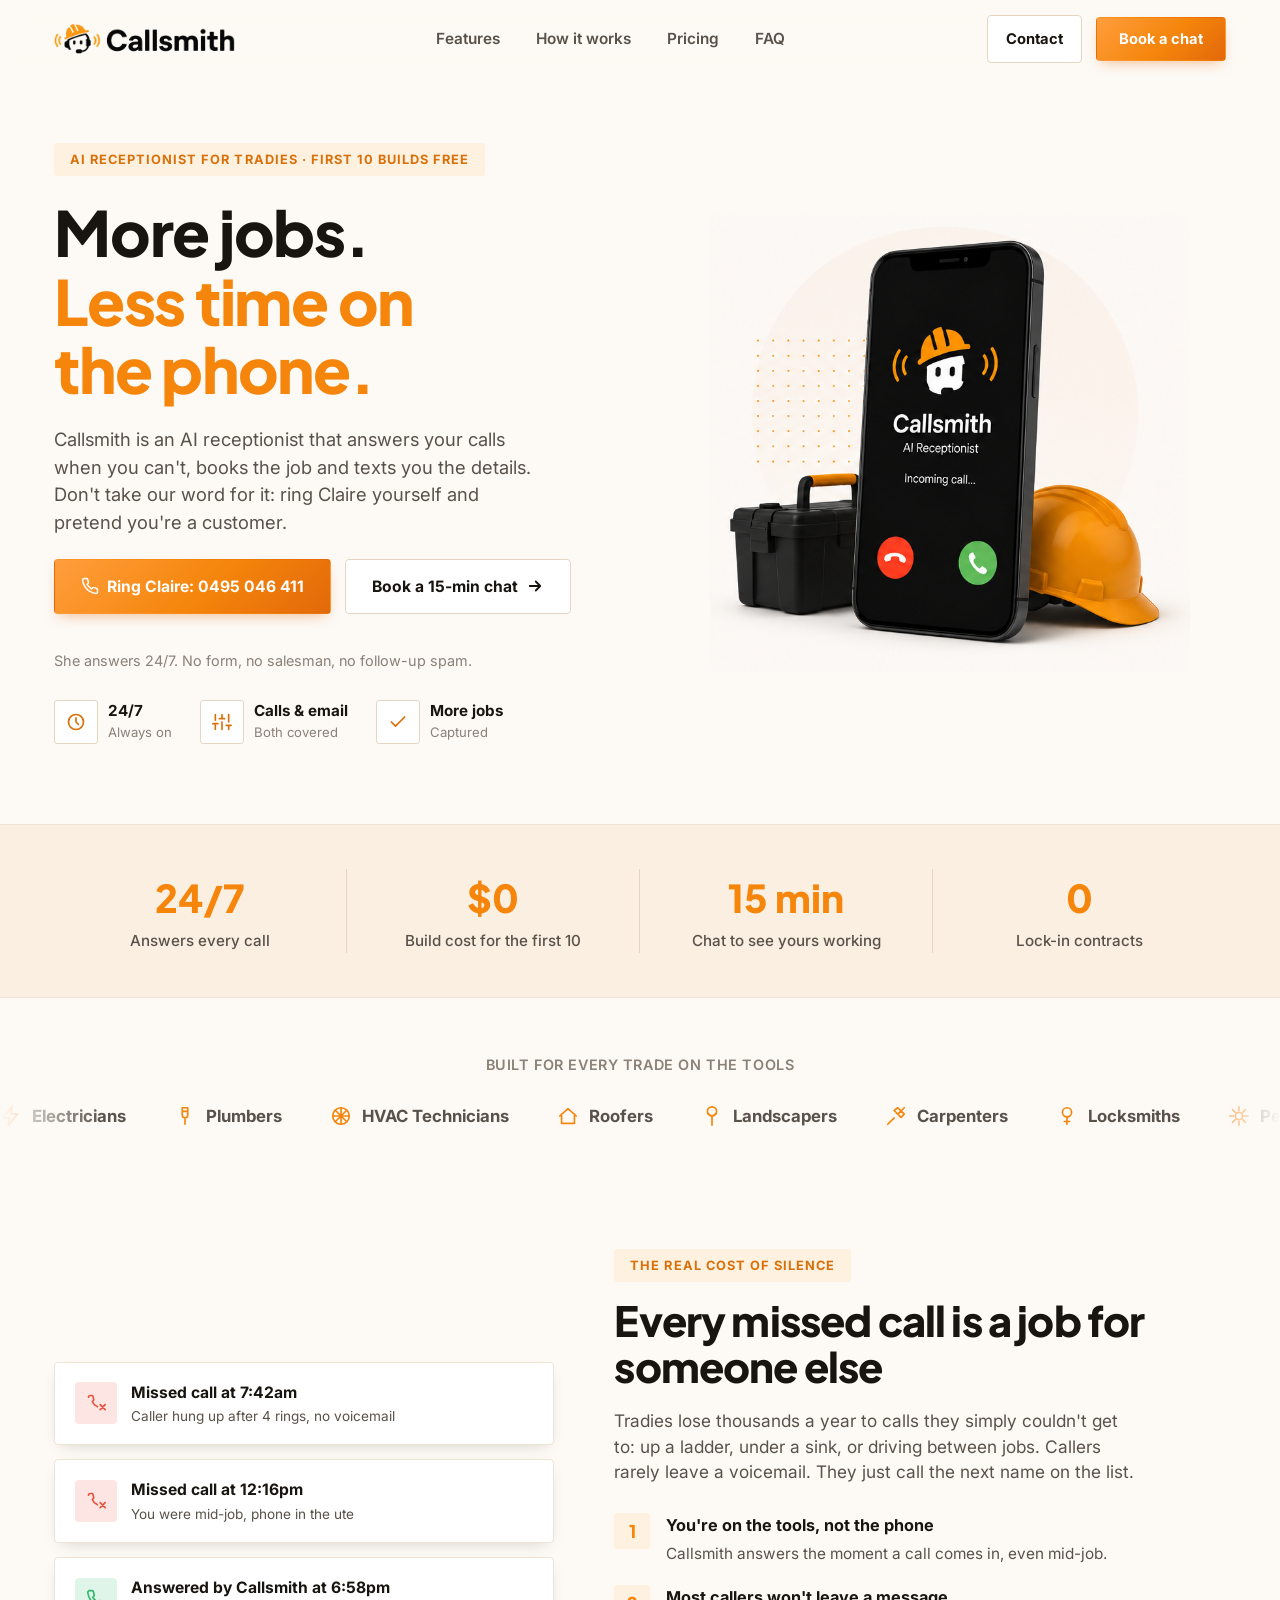
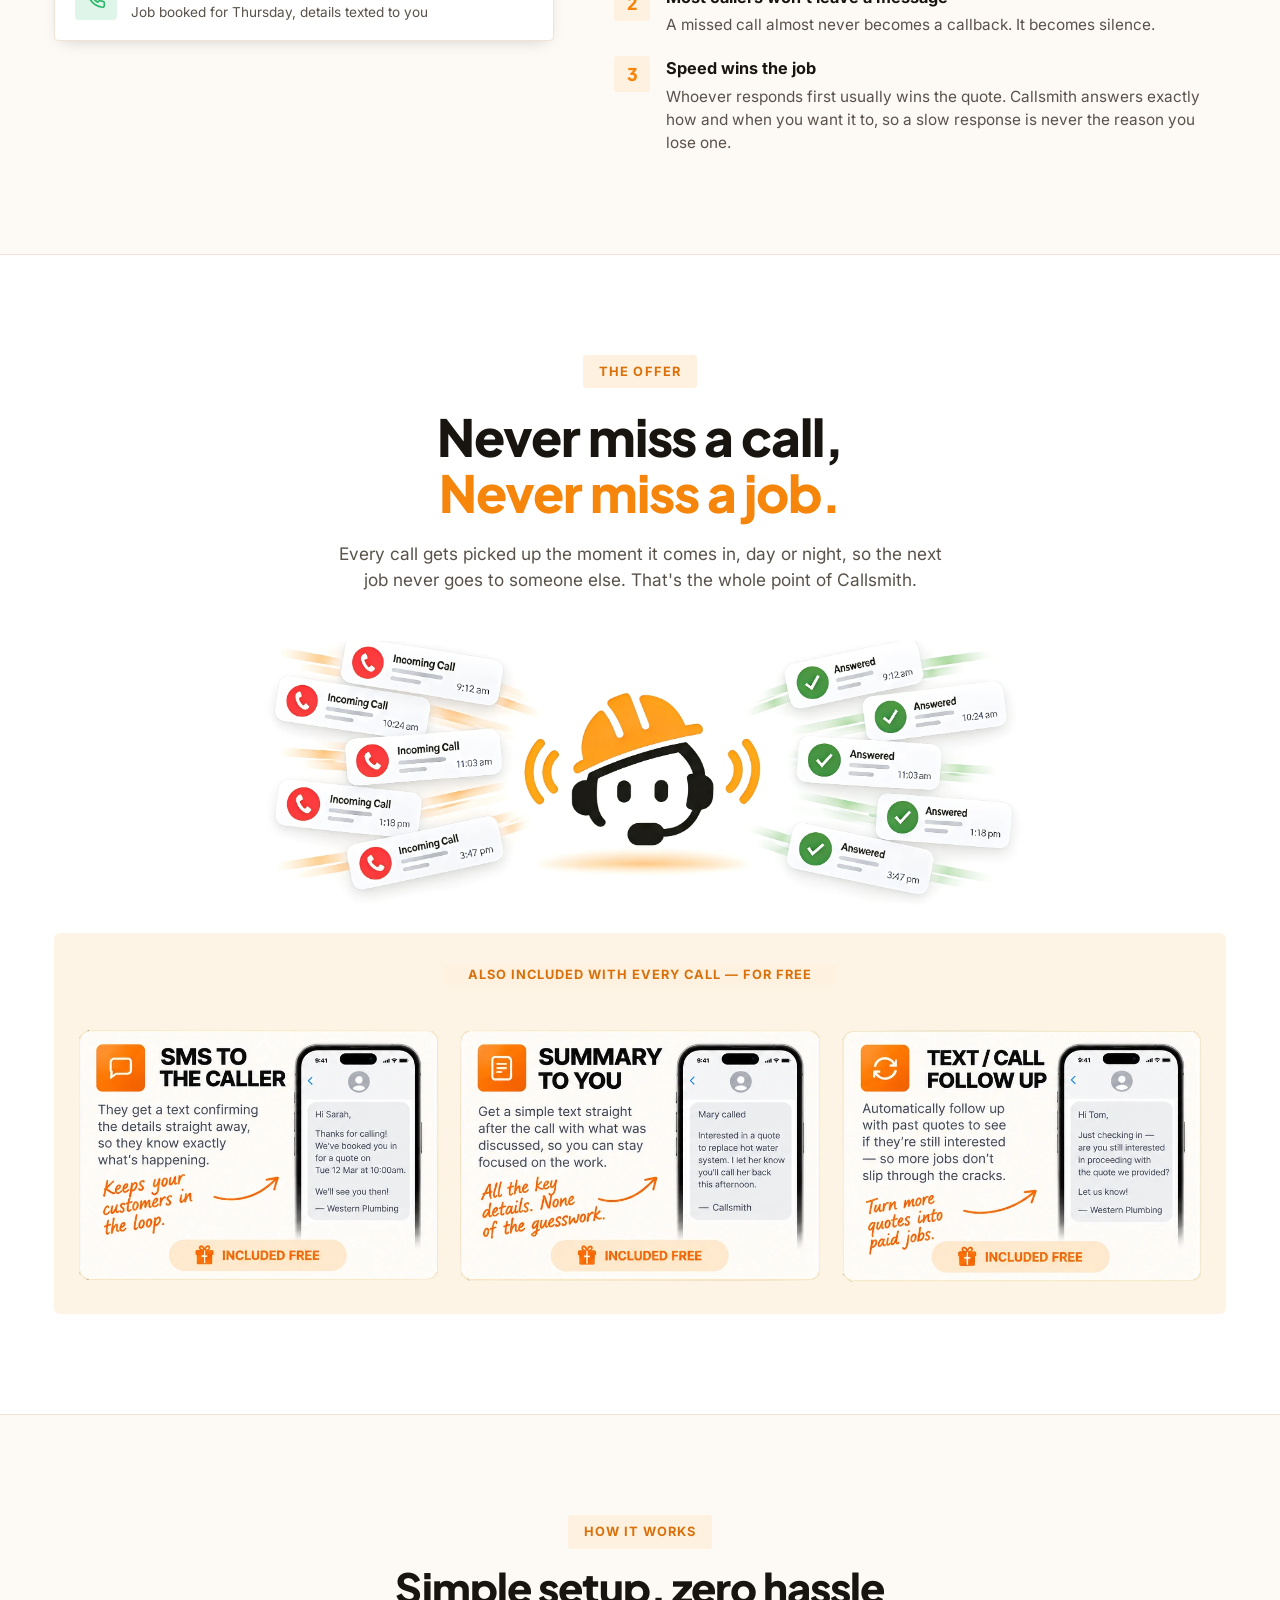
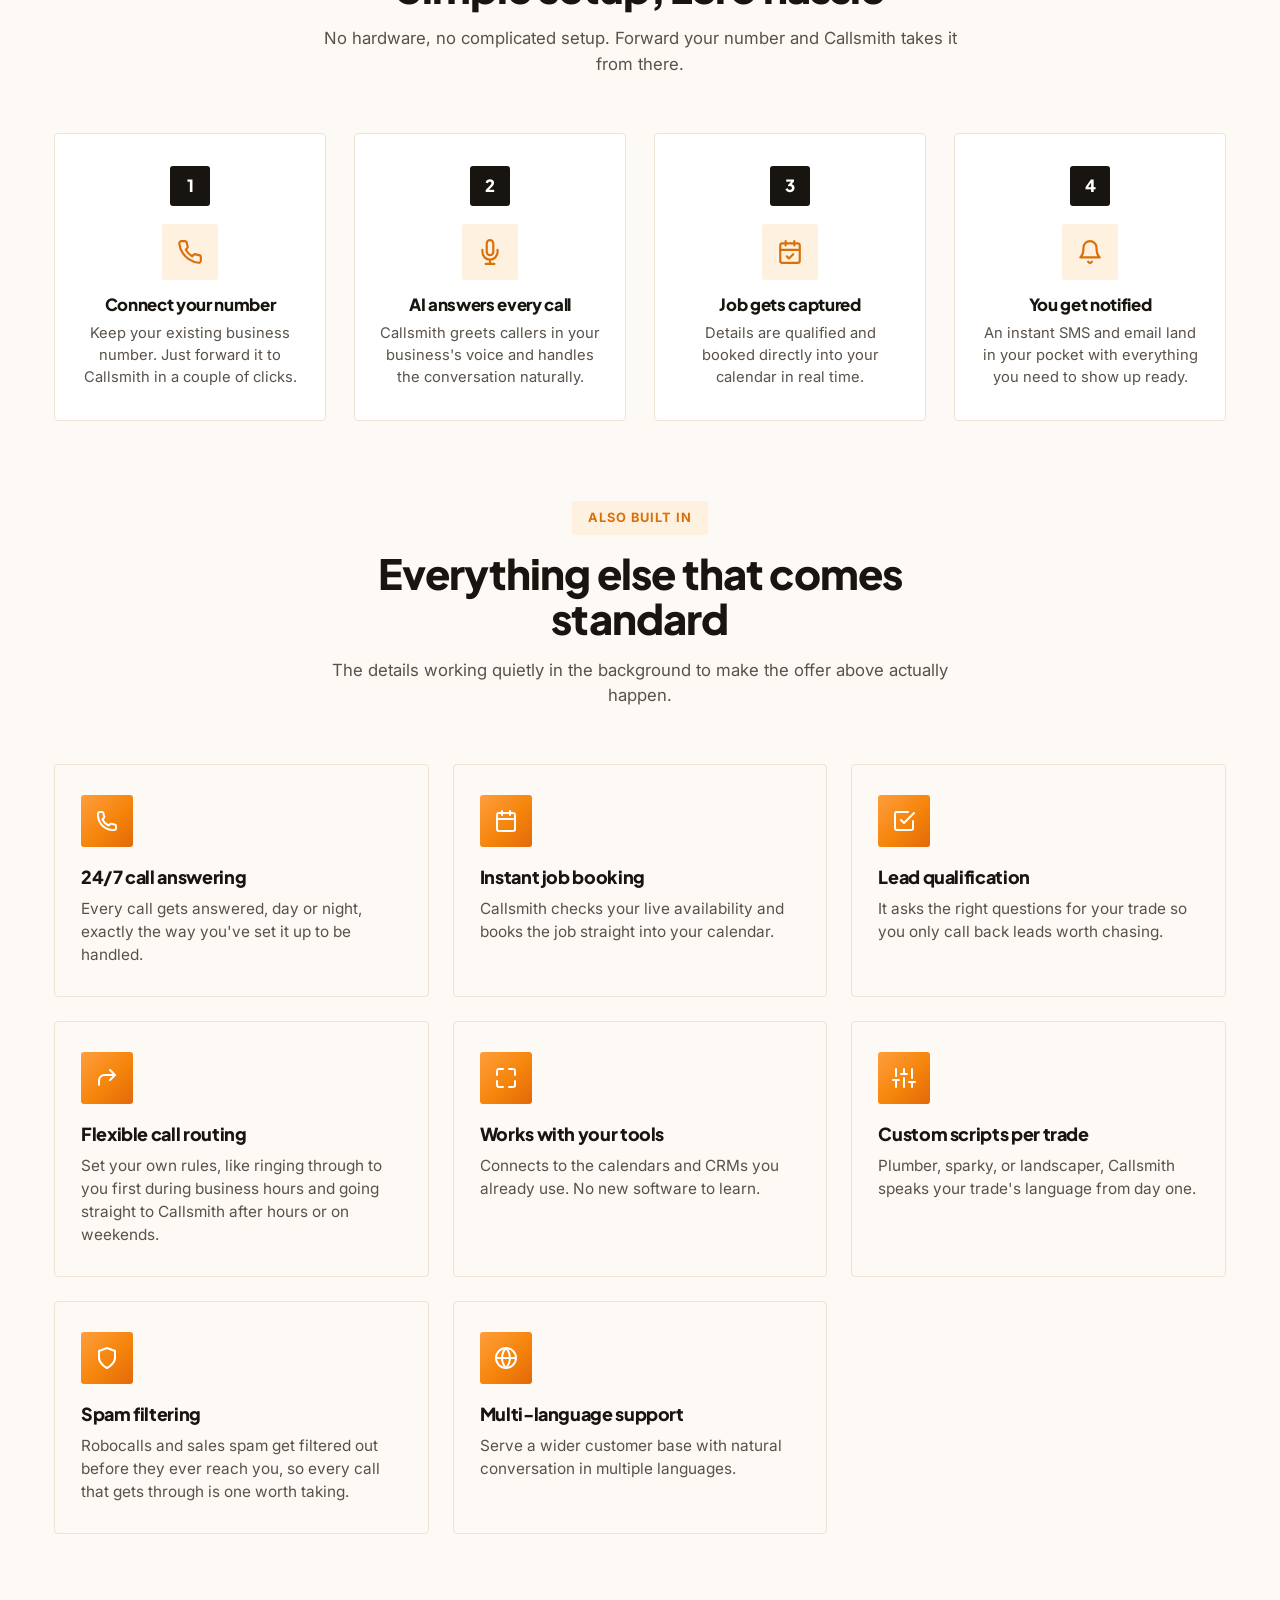
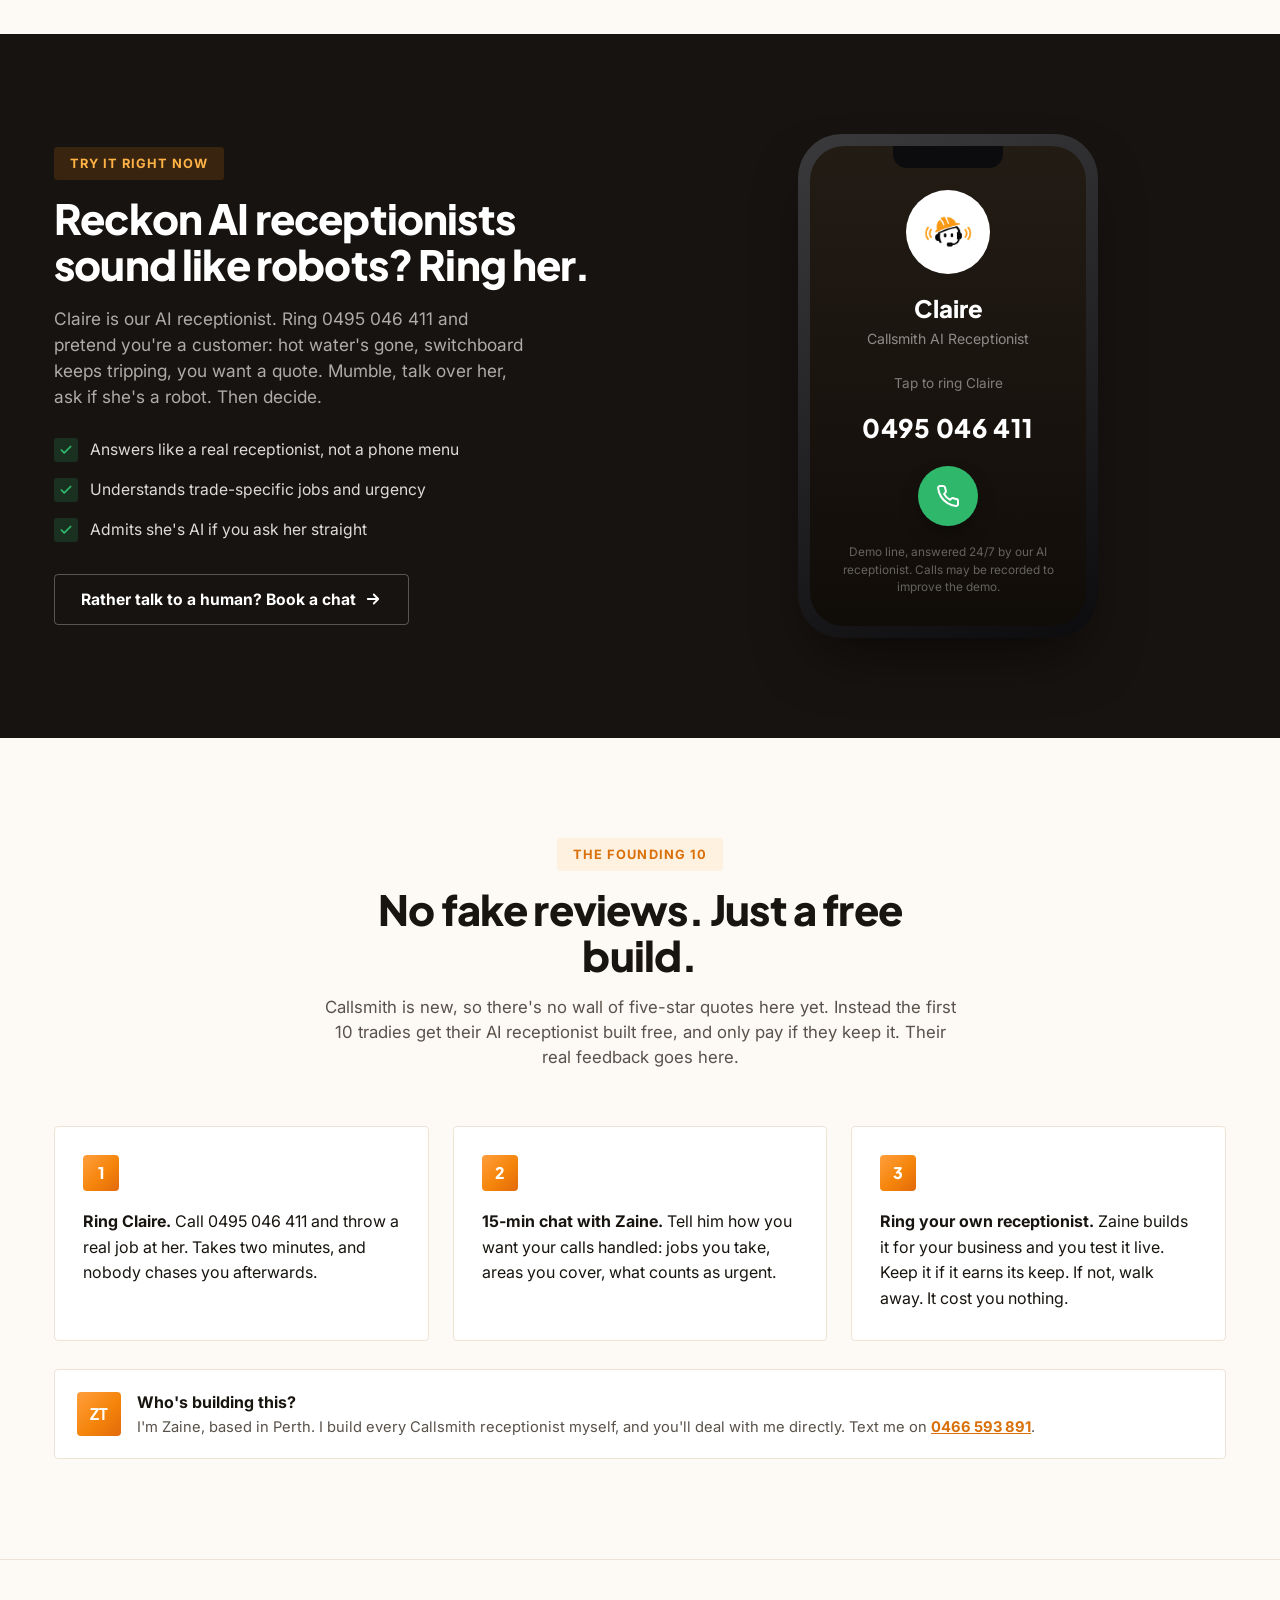
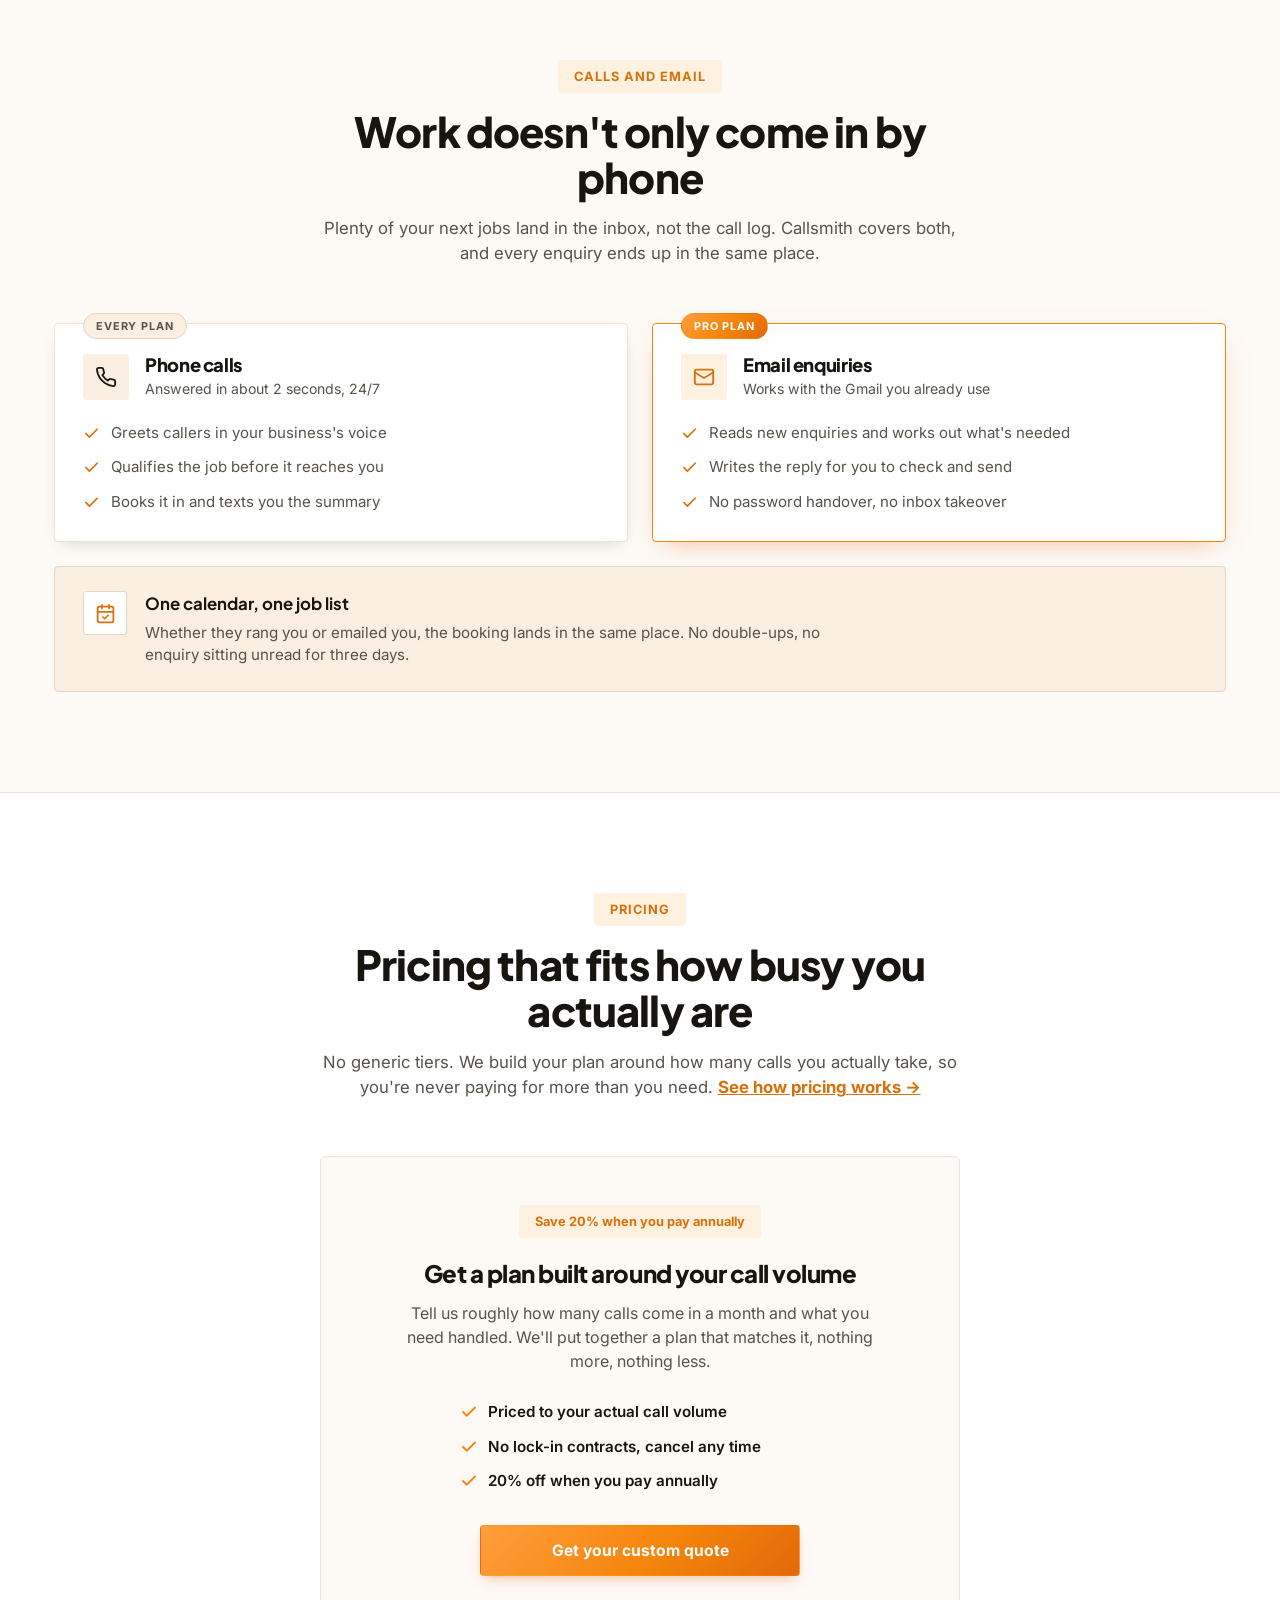
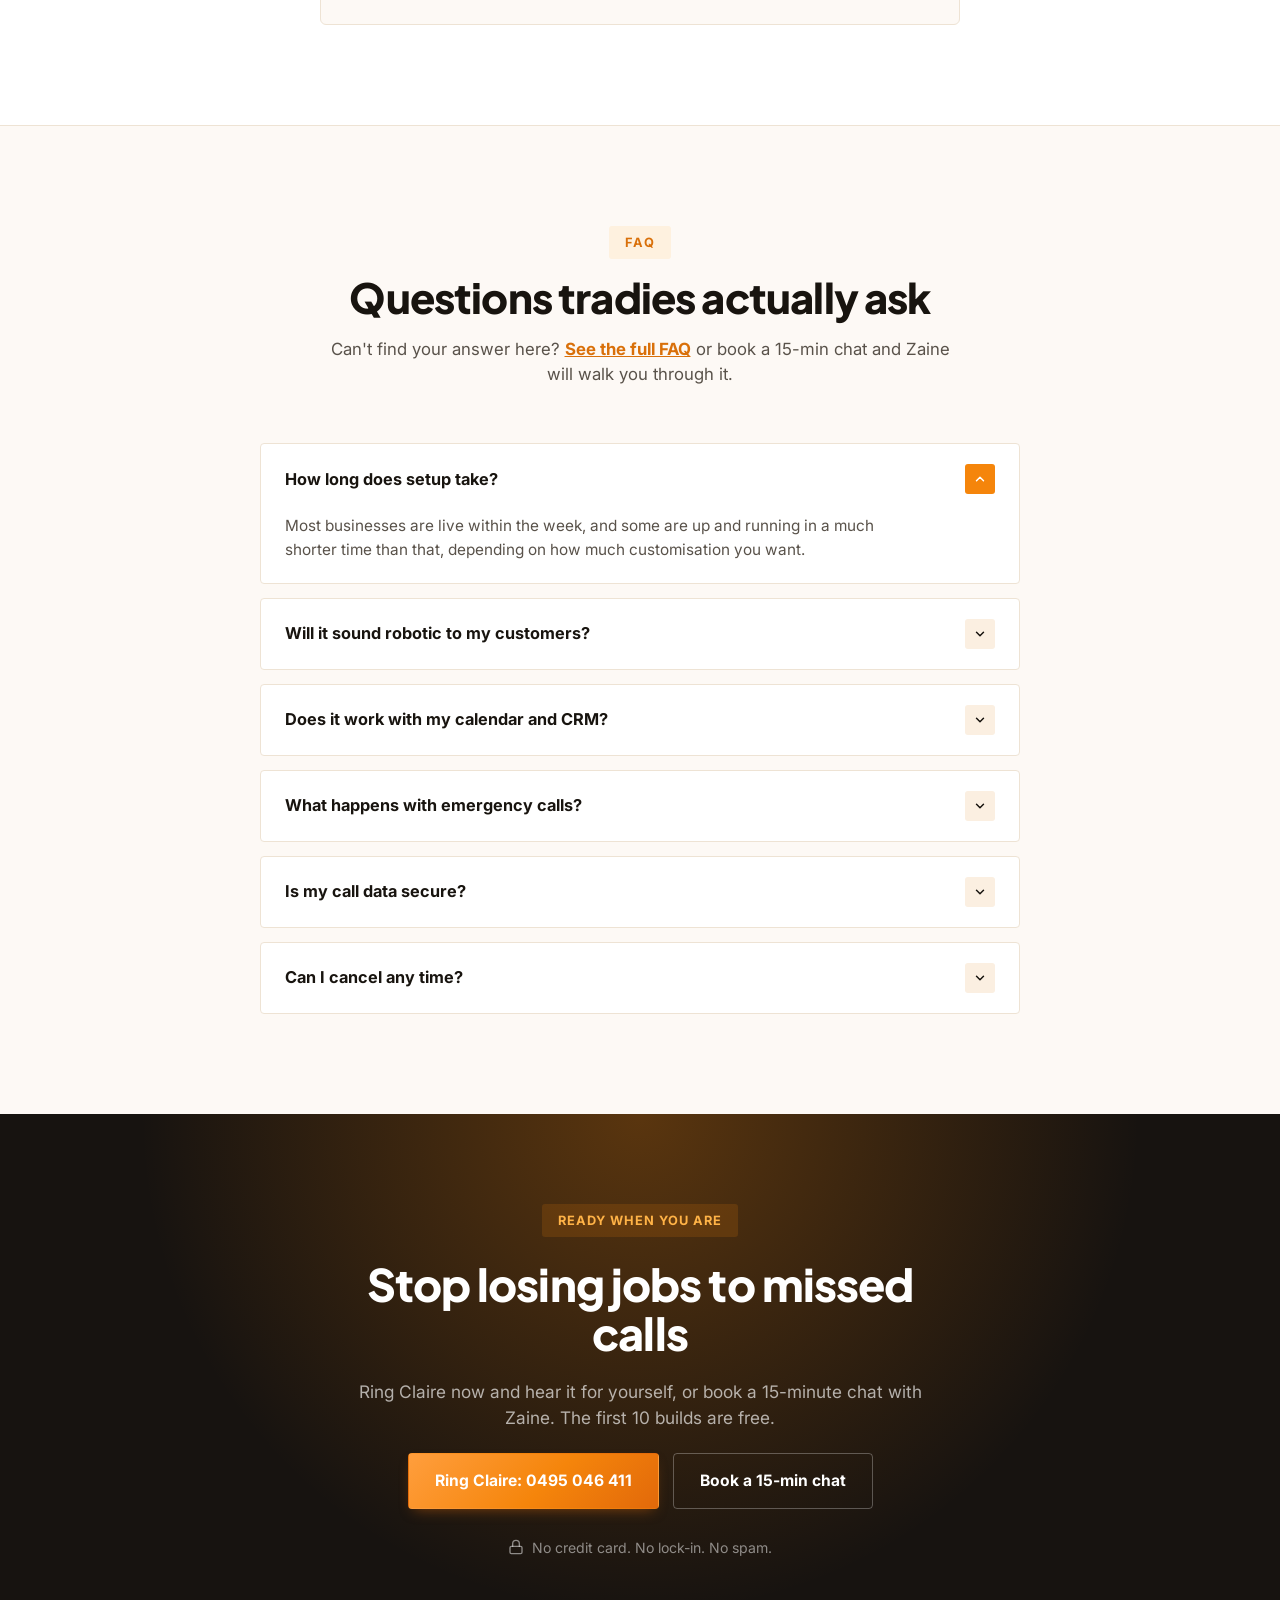
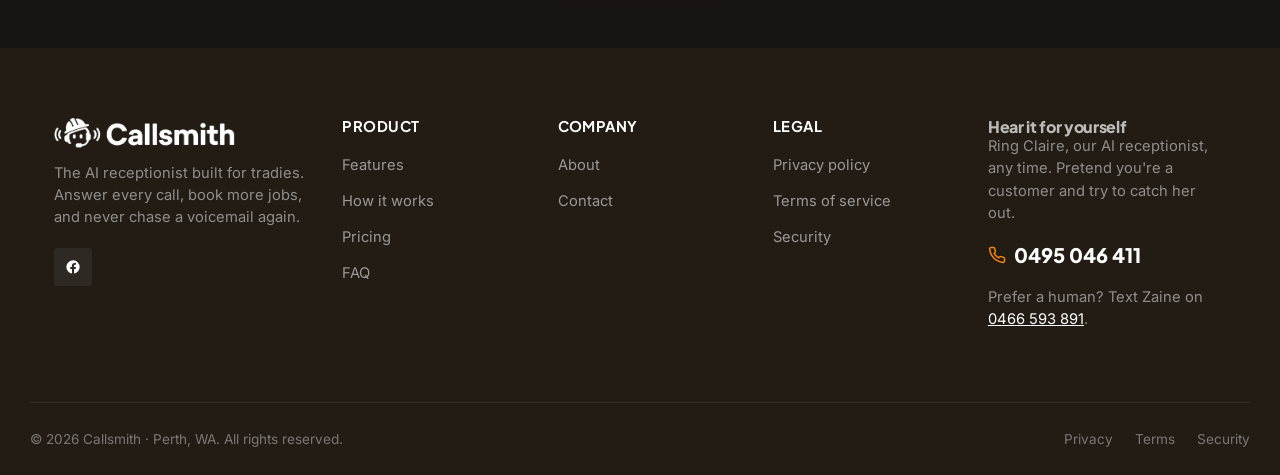
<file: index.html>
<!DOCTYPE html>
<html lang="en">
<head>
<meta charset="UTF-8">
<meta name="viewport" content="width=device-width, initial-scale=1.0">
<title>Callsmith | AI Receptionist for Tradies | Never Miss a Job Again</title>
<meta name="description" content="Callsmith is the AI receptionist built for tradies. It answers every call, handles email enquiries, books jobs straight into your calendar and qualifies leads, 24 hours a day, 7 days a week.">
<meta name="theme-color" content="#F5850B">

<!-- Open Graph -->
<meta property="og:title" content="Callsmith | AI Receptionist for Tradies">
<meta property="og:description" content="More jobs. Less time on the phone. Callsmith answers, books and qualifies every call and email enquiry, exactly how you want it handled, 24/7.">
<meta property="og:type" content="website">
<meta property="og:image" content="assets/hero-visual-raw.png">

<link rel="icon" type="image/png" href="assets/favicon.png">
<link rel="apple-touch-icon" href="assets/favicon.png">

<link rel="preconnect" href="https://fonts.googleapis.com">
<link rel="preconnect" href="https://fonts.gstatic.com" crossorigin>
<link href="https://fonts.googleapis.com/css2?family=Inter:wght@400;500;600;700&family=Plus+Jakarta+Sans:wght@600;700;800&display=swap" rel="stylesheet">

<script type="application/ld+json">
{
  "@context": "https://schema.org",
  "@type": "SoftwareApplication",
  "name": "Callsmith",
  "applicationCategory": "BusinessApplication",
  "operatingSystem": "Web",
  "description": "AI receptionist for tradies that answers calls and email enquiries, books jobs and qualifies leads 24/7."
}
</script>

<link rel="stylesheet" href="assets/styles.css?v=4">
</head>
<body>

<a href="#main" class="skip-link">Skip to content</a>

<!-- ===== Header ===== -->
<header id="site-header">
  <div class="container nav-wrap">
    <a href="#top" class="logo">
      <img src="assets/callsmith-logo-wordmark.png" alt="Callsmith">
    </a>
    <nav class="primary-nav">
      <a href="#features">Features</a>
      <a href="#how-it-works">How it works</a>
      <a href="pricing.html">Pricing</a>
      <a href="faq.html">FAQ</a>
    </nav>
    <div class="header-actions">
      <a href="contact.html" class="btn btn-secondary hide-mobile-btn" style="padding:12px 18px;">Contact</a>
      <button class="btn btn-primary" data-open-modal>Book a chat</button>
      <button class="burger" id="burgerBtn" aria-label="Toggle menu" aria-expanded="false"><span></span></button>
    </div>
  </div>
</header>
<div class="mobile-panel" id="mobilePanel">
  <div class="container">
    <a href="#features" class="mnav-link">Features</a>
    <a href="#how-it-works" class="mnav-link">How it works</a>
    <a href="pricing.html" class="mnav-link">Pricing</a>
    <a href="faq.html" class="mnav-link">FAQ</a>
    <a href="contact.html" class="mnav-link">Contact</a>
    <a class="btn btn-secondary btn-block" href="tel:+61495046411">Ring Claire: 0495 046 411</a>
    <button class="btn btn-primary btn-block" data-open-modal>Book a chat</button>
  </div>
</div>

<main id="main">

  <!-- ===== Hero ===== -->
  <section class="hero" id="top">
    <div class="container hero-grid">
      <div class="hero-copy">
        <span class="eyebrow">AI receptionist for tradies · First 10 builds free</span>
        <h1>More jobs.<span class="line-2">Less time on the phone.</span></h1>
        <p class="lead">Callsmith is an AI receptionist that answers your calls when you can't, books the job and texts you the details. Don't take our word for it: ring Claire yourself and pretend you're a customer.</p>
        <div class="hero-btn-row">
          <a class="btn btn-primary" href="tel:+61495046411">
            <svg viewBox="0 0 24 24" fill="none" stroke="currentColor" stroke-width="2" stroke-linecap="round" stroke-linejoin="round"><path d="M22 16.92v3a2 2 0 0 1-2.18 2 19.79 19.79 0 0 1-8.63-3.07 19.5 19.5 0 0 1-6-6 19.79 19.79 0 0 1-3.07-8.67A2 2 0 0 1 4.11 2h3a2 2 0 0 1 2 1.72c.127.96.362 1.903.7 2.81a2 2 0 0 1-.45 2.11L8.09 9.91a16 16 0 0 0 6 6l1.27-1.27a2 2 0 0 1 2.11-.45c.907.338 1.85.573 2.81.7A2 2 0 0 1 22 16.92z"/></svg>
            Ring Claire: 0495 046 411
          </a>
          <button class="btn btn-secondary" data-open-modal>
            Book a 15-min chat
            <svg viewBox="0 0 24 24" fill="none" stroke="currentColor" stroke-width="2.4" stroke-linecap="round" stroke-linejoin="round"><path d="M5 12h14M13 6l6 6-6 6"/></svg>
          </button>
        </div>
        <p class="hero-note">She answers 24/7. No form, no salesman, no follow-up spam.</p>
        <div class="hero-badges">
          <div class="hero-badge">
            <div class="badge-icon"><svg viewBox="0 0 24 24" fill="none" stroke="currentColor" stroke-width="2" stroke-linecap="round" stroke-linejoin="round"><circle cx="12" cy="12" r="9"/><path d="M12 7v5l3 3"/></svg></div>
            <div><strong>24/7</strong><span>Always on</span></div>
          </div>
          <div class="hero-badge">
            <div class="badge-icon"><svg viewBox="0 0 24 24" fill="none" stroke="currentColor" stroke-width="2" stroke-linecap="round" stroke-linejoin="round"><path d="M4 21v-7M4 10V3M12 21v-9M12 8V3M20 21v-5M20 12V3M1 14h6M9 8h6M17 16h6"/></svg></div>
            <div><strong>Calls &amp; email</strong><span>Both covered</span></div>
          </div>
          <div class="hero-badge">
            <div class="badge-icon"><svg viewBox="0 0 24 24" fill="none" stroke="currentColor" stroke-width="2" stroke-linecap="round" stroke-linejoin="round"><path d="M20 6L9 17l-5-5"/></svg></div>
            <div><strong>More jobs</strong><span>Captured</span></div>
          </div>
        </div>
      </div>
      <div class="hero-visual">
        <img src="assets/hero-visual-raw.png" alt="Phone showing an incoming call from Callsmith AI Receptionist, next to a toolbox and hard hat">
      </div>
    </div>
  </section>

  <!-- ===== Stats band ===== -->
  <div class="stats-band">
    <div class="container stats-grid">
      <div class="stat-item reveal"><div class="num" data-static="24/7">24/7</div><div class="label">Answers every call</div></div>
      <div class="stat-item reveal"><div class="num" data-static="$0">$0</div><div class="label">Build cost for the first 10</div></div>
      <div class="stat-item reveal"><div class="num" data-static="15 min">15 min</div><div class="label">Chat to see yours working</div></div>
      <div class="stat-item reveal"><div class="num" data-static="0">0</div><div class="label">Lock-in contracts</div></div>
    </div>
  </div>

  <!-- ===== Trust marquee ===== -->
  <section class="marquee-section">
    <p class="marquee-title">Built for every trade on the tools</p>
    <div class="marquee">
      <div class="marquee-track" id="marqueeTrack">
        <!-- items injected twice via JS for seamless loop, initial set below -->
      </div>
    </div>
  </section>

  <!-- ===== Problem / Agitate ===== -->
  <section class="problem">
    <div class="container problem-grid">
      <div class="problem-visual reveal">
        <div class="missed-call-card bad">
          <div class="mc-icon"><svg viewBox="0 0 24 24" fill="none" stroke="currentColor" stroke-width="2" stroke-linecap="round" stroke-linejoin="round"><path d="M23 20l-6-6M17 20l6-6"/><path d="M3 5a2 2 0 0 1 2-2h2.28a1 1 0 0 1 .97.76l1 4a1 1 0 0 1-.29.98L7.5 10.25a11 11 0 0 0 6.25 6.25"/></svg></div>
          <div><strong>Missed call at 7:42am</strong><span>Caller hung up after 4 rings, no voicemail</span></div>
        </div>
        <div class="missed-call-card bad">
          <div class="mc-icon"><svg viewBox="0 0 24 24" fill="none" stroke="currentColor" stroke-width="2" stroke-linecap="round" stroke-linejoin="round"><path d="M23 20l-6-6M17 20l6-6"/><path d="M3 5a2 2 0 0 1 2-2h2.28a1 1 0 0 1 .97.76l1 4a1 1 0 0 1-.29.98L7.5 10.25a11 11 0 0 0 6.25 6.25"/></svg></div>
          <div><strong>Missed call at 12:16pm</strong><span>You were mid-job, phone in the ute</span></div>
        </div>
        <div class="missed-call-card good">
          <div class="mc-icon"><svg viewBox="0 0 24 24" fill="none" stroke="currentColor" stroke-width="2" stroke-linecap="round" stroke-linejoin="round"><path d="M22 16.92v3a2 2 0 0 1-2.18 2 19.79 19.79 0 0 1-8.63-3.07 19.5 19.5 0 0 1-6-6 19.79 19.79 0 0 1-3.07-8.67A2 2 0 0 1 4.11 2h3a2 2 0 0 1 2 1.72c.127.96.362 1.903.7 2.81a2 2 0 0 1-.45 2.11L8.09 9.91a16 16 0 0 0 6 6l1.27-1.27a2 2 0 0 1 2.11-.45c.907.338 1.85.573 2.81.7A2 2 0 0 1 22 16.92z"/></svg></div>
          <div><strong>Answered by Callsmith at 6:58pm</strong><span>Job booked for Thursday, details texted to you</span></div>
        </div>
      </div>
      <div class="problem-copy">
        <span class="eyebrow">The real cost of silence</span>
        <h2 style="margin-top:16px;">Every missed call is a job for someone else</h2>
        <p class="lead">Tradies lose thousands a year to calls they simply couldn't get to: up a ladder, under a sink, or driving between jobs. Callers rarely leave a voicemail. They just call the next name on the list.</p>
        <div class="problem-points">
          <div class="problem-point">
            <div class="pp-num">1</div>
            <div><strong>You're on the tools, not the phone</strong><p>Callsmith answers the moment a call comes in, even mid-job.</p></div>
          </div>
          <div class="problem-point">
            <div class="pp-num">2</div>
            <div><strong>Most callers won't leave a message</strong><p>A missed call almost never becomes a callback. It becomes silence.</p></div>
          </div>
          <div class="problem-point">
            <div class="pp-num">3</div>
            <div><strong>Speed wins the job</strong><p>Whoever responds first usually wins the quote. Callsmith answers exactly how and when you want it to, so a slow response is never the reason you lose one.</p></div>
          </div>
        </div>
      </div>
    </div>
  </section>

  <!-- ===== Features / The Offer ===== -->
  <section class="features" id="features">
    <div class="container">
      <div class="offer-hero reveal">
        <span class="eyebrow offer-pill">The Offer</span>
        <h2 class="offer-headline">Never miss a call,<span class="line-2">Never miss a job.</span></h2>
        <p class="offer-lead">Every call gets picked up the moment it comes in, day or night, so the next job never goes to someone else. That's the whole point of Callsmith.</p>
      </div>

      <img class="offer-visual-img reveal" src="assets/offer-visual.webp" alt="Five incoming calls answered by the Callsmith AI receptionist, day and night">

      <div class="offer-freebies-panel reveal">
        <span class="eyebrow offer-pill">Also included with every call — for free</span>

        <div class="offer-carousel" id="offerCarousel">
          <div class="offer-carousel-track" id="offerCarouselTrack">
            <div class="offer-carousel-item"><img src="assets/offer-card-sms.webp" alt="SMS to the caller: they get a text confirming the details straight away, so they know exactly what's happening"></div>
            <div class="offer-carousel-item"><img src="assets/offer-card-summary.webp" alt="Summary to you: get a simple text straight after the call with what was discussed, so you can stay focused on the work"></div>
            <div class="offer-carousel-item"><img src="assets/offer-card-followup.webp" alt="Text or call follow-up: automatically follow up with past quotes to see if they're still interested, so more jobs don't slip through the cracks"></div>
          </div>
          <div class="offer-carousel-dots" id="offerCarouselDots">
            <button type="button" class="offer-dot is-active" data-index="0" aria-label="Show SMS to the caller"></button>
            <button type="button" class="offer-dot" data-index="1" aria-label="Show summary to you"></button>
            <button type="button" class="offer-dot" data-index="2" aria-label="Show text or call follow-up"></button>
          </div>
        </div>
      </div>
    </div>
  </section>

  <!-- ===== How it works ===== -->
  <section class="how" id="how-it-works">
    <div class="container">
      <div class="section-head reveal">
        <span class="eyebrow">How it works</span>
        <h2>Simple setup, zero hassle</h2>
        <p>No hardware, no complicated setup. Forward your number and Callsmith takes it from there.</p>
      </div>
      <div class="how-steps">
        <div class="how-step reveal">
          <span class="step-num">1</span>
          <span class="step-icon"><svg viewBox="0 0 24 24" fill="none" stroke="currentColor" stroke-width="2" stroke-linecap="round" stroke-linejoin="round"><path d="M22 16.92v3a2 2 0 0 1-2.18 2 19.79 19.79 0 0 1-8.63-3.07 19.5 19.5 0 0 1-6-6 19.79 19.79 0 0 1-3.07-8.67A2 2 0 0 1 4.11 2h3a2 2 0 0 1 2 1.72c.127.96.362 1.903.7 2.81a2 2 0 0 1-.45 2.11L8.09 9.91a16 16 0 0 0 6 6l1.27-1.27a2 2 0 0 1 2.11-.45c.907.338 1.85.573 2.81.7A2 2 0 0 1 22 16.92z"/></svg></span>
          <h3>Connect your number</h3>
          <p>Keep your existing business number. Just forward it to Callsmith in a couple of clicks.</p>
        </div>
        <div class="how-step reveal">
          <span class="step-num">2</span>
          <span class="step-icon"><svg viewBox="0 0 24 24" fill="none" stroke="currentColor" stroke-width="2" stroke-linecap="round" stroke-linejoin="round"><path d="M12 1a3 3 0 0 0-3 3v8a3 3 0 0 0 6 0V4a3 3 0 0 0-3-3z"/><path d="M19 10v2a7 7 0 0 1-14 0v-2M12 19v4M8 23h8"/></svg></span>
          <h3>AI answers every call</h3>
          <p>Callsmith greets callers in your business's voice and handles the conversation naturally.</p>
        </div>
        <div class="how-step reveal">
          <span class="step-num">3</span>
          <span class="step-icon"><svg viewBox="0 0 24 24" fill="none" stroke="currentColor" stroke-width="2" stroke-linecap="round" stroke-linejoin="round"><rect x="3" y="4" width="18" height="18" rx="2"/><path d="M16 2v4M8 2v4M3 10h18M9 16l2 2 4-4"/></svg></span>
          <h3>Job gets captured</h3>
          <p>Details are qualified and booked directly into your calendar in real time.</p>
        </div>
        <div class="how-step reveal">
          <span class="step-num">4</span>
          <span class="step-icon"><svg viewBox="0 0 24 24" fill="none" stroke="currentColor" stroke-width="2" stroke-linecap="round" stroke-linejoin="round"><path d="M18 8a6 6 0 0 0-12 0c0 7-3 9-3 9h18s-3-2-3-9"/><path d="M13.73 21a2 2 0 0 1-3.46 0"/></svg></span>
          <h3>You get notified</h3>
          <p>An instant SMS and email land in your pocket with everything you need to show up ready.</p>
        </div>
      </div>

      <div class="section-head reveal" style="margin-top:80px;">
        <span class="eyebrow">Also built in</span>
        <h2>Everything else that comes standard</h2>
        <p>The details working quietly in the background to make the offer above actually happen.</p>
      </div>
      <div class="features-grid">
        <div class="feature-card reveal">
          <button type="button" class="feature-toggle" aria-expanded="false">
            <div class="feature-icon"><svg viewBox="0 0 24 24" fill="none" stroke="currentColor" stroke-width="2" stroke-linecap="round" stroke-linejoin="round"><path d="M3 5a2 2 0 0 1 2-2h2.28a1 1 0 0 1 .97.76l1 4a1 1 0 0 1-.29.98L7.5 10.25a11 11 0 0 0 6.25 6.25l1.52-1.46a1 1 0 0 1 .98-.29l4 1a1 1 0 0 1 .76.97V19a2 2 0 0 1-2 2h-1C9.7 21 3 14.3 3 6z"/></svg></div>
            <h3>24/7 call answering</h3>
            <span class="feature-chev"><svg viewBox="0 0 24 24" fill="none" stroke="currentColor" stroke-width="2.5" stroke-linecap="round" stroke-linejoin="round"><path d="M6 9l6 6 6-6"/></svg></span>
          </button>
          <p>Every call gets answered, day or night, exactly the way you've set it up to be handled.</p>
        </div>
        <div class="feature-card reveal">
          <button type="button" class="feature-toggle" aria-expanded="false">
            <div class="feature-icon"><svg viewBox="0 0 24 24" fill="none" stroke="currentColor" stroke-width="2" stroke-linecap="round" stroke-linejoin="round"><rect x="3" y="4" width="18" height="18" rx="2"/><path d="M16 2v4M8 2v4M3 10h18"/></svg></div>
            <h3>Instant job booking</h3>
            <span class="feature-chev"><svg viewBox="0 0 24 24" fill="none" stroke="currentColor" stroke-width="2.5" stroke-linecap="round" stroke-linejoin="round"><path d="M6 9l6 6 6-6"/></svg></span>
          </button>
          <p>Callsmith checks your live availability and books the job straight into your calendar.</p>
        </div>
        <div class="feature-card reveal">
          <button type="button" class="feature-toggle" aria-expanded="false">
            <div class="feature-icon"><svg viewBox="0 0 24 24" fill="none" stroke="currentColor" stroke-width="2" stroke-linecap="round" stroke-linejoin="round"><path d="M9 11l3 3L22 4"/><path d="M21 12v7a2 2 0 0 1-2 2H5a2 2 0 0 1-2-2V5a2 2 0 0 1 2-2h11"/></svg></div>
            <h3>Lead qualification</h3>
            <span class="feature-chev"><svg viewBox="0 0 24 24" fill="none" stroke="currentColor" stroke-width="2.5" stroke-linecap="round" stroke-linejoin="round"><path d="M6 9l6 6 6-6"/></svg></span>
          </button>
          <p>It asks the right questions for your trade so you only call back leads worth chasing.</p>
        </div>
        <div class="feature-card reveal">
          <button type="button" class="feature-toggle" aria-expanded="false">
            <div class="feature-icon"><svg viewBox="0 0 24 24" fill="none" stroke="currentColor" stroke-width="2" stroke-linecap="round" stroke-linejoin="round"><path d="M15 14l5-5-5-5"/><path d="M20 9H9.5A5.5 5.5 0 0 0 4 14.5V19"/></svg></div>
            <h3>Flexible call routing</h3>
            <span class="feature-chev"><svg viewBox="0 0 24 24" fill="none" stroke="currentColor" stroke-width="2.5" stroke-linecap="round" stroke-linejoin="round"><path d="M6 9l6 6 6-6"/></svg></span>
          </button>
          <p>Set your own rules, like ringing through to you first during business hours and going straight to Callsmith after hours or on weekends.</p>
        </div>
        <div class="feature-card reveal">
          <button type="button" class="feature-toggle" aria-expanded="false">
            <div class="feature-icon"><svg viewBox="0 0 24 24" fill="none" stroke="currentColor" stroke-width="2" stroke-linecap="round" stroke-linejoin="round"><path d="M9 3H5a2 2 0 0 0-2 2v4M9 21H5a2 2 0 0 1-2-2v-4M15 3h4a2 2 0 0 1 2 2v4M15 21h4a2 2 0 0 0 2-2v-4"/></svg></div>
            <h3>Works with your tools</h3>
            <span class="feature-chev"><svg viewBox="0 0 24 24" fill="none" stroke="currentColor" stroke-width="2.5" stroke-linecap="round" stroke-linejoin="round"><path d="M6 9l6 6 6-6"/></svg></span>
          </button>
          <p>Connects to the calendars and CRMs you already use. No new software to learn.</p>
        </div>
        <div class="feature-card reveal">
          <button type="button" class="feature-toggle" aria-expanded="false">
            <div class="feature-icon"><svg viewBox="0 0 24 24" fill="none" stroke="currentColor" stroke-width="2" stroke-linecap="round" stroke-linejoin="round"><path d="M4 21v-7M4 10V3M12 21v-9M12 8V3M20 21v-5M20 12V3M1 14h6M9 8h6M17 16h6"/></svg></div>
            <h3>Custom scripts per trade</h3>
            <span class="feature-chev"><svg viewBox="0 0 24 24" fill="none" stroke="currentColor" stroke-width="2.5" stroke-linecap="round" stroke-linejoin="round"><path d="M6 9l6 6 6-6"/></svg></span>
          </button>
          <p>Plumber, sparky, or landscaper, Callsmith speaks your trade's language from day one.</p>
        </div>
        <div class="feature-card reveal">
          <button type="button" class="feature-toggle" aria-expanded="false">
            <div class="feature-icon"><svg viewBox="0 0 24 24" fill="none" stroke="currentColor" stroke-width="2" stroke-linecap="round" stroke-linejoin="round"><path d="M12 22s8-4 8-10V5l-8-3-8 3v7c0 6 8 10 8 10z"/></svg></div>
            <h3>Spam filtering</h3>
            <span class="feature-chev"><svg viewBox="0 0 24 24" fill="none" stroke="currentColor" stroke-width="2.5" stroke-linecap="round" stroke-linejoin="round"><path d="M6 9l6 6 6-6"/></svg></span>
          </button>
          <p>Robocalls and sales spam get filtered out before they ever reach you, so every call that gets through is one worth taking.</p>
        </div>
        <div class="feature-card reveal">
          <button type="button" class="feature-toggle" aria-expanded="false">
            <div class="feature-icon"><svg viewBox="0 0 24 24" fill="none" stroke="currentColor" stroke-width="2" stroke-linecap="round" stroke-linejoin="round"><circle cx="12" cy="12" r="10"/><path d="M2 12h20M12 2a15.3 15.3 0 0 1 4 10 15.3 15.3 0 0 1-4 10 15.3 15.3 0 0 1-4-10 15.3 15.3 0 0 1 4-10z"/></svg></div>
            <h3>Multi-language support</h3>
            <span class="feature-chev"><svg viewBox="0 0 24 24" fill="none" stroke="currentColor" stroke-width="2.5" stroke-linecap="round" stroke-linejoin="round"><path d="M6 9l6 6 6-6"/></svg></span>
          </button>
          <p>Serve a wider customer base with natural conversation in multiple languages.</p>
        </div>
      </div>
    </div>
  </section>

  <!-- ===== Live call widget ===== -->
  <section class="demo-section">
    <div class="container demo-grid">
      <div class="demo-copy reveal">
        <span class="eyebrow on-dark">Try it right now</span>
        <h2 style="margin-top:16px;">Reckon AI receptionists sound like robots? Ring her.</h2>
        <p class="lead">Claire is our AI receptionist. Ring 0495 046 411 and pretend you're a customer: hot water's gone, switchboard keeps tripping, you want a quote. Mumble, talk over her, ask if she's a robot. Then decide.</p>
        <ul class="demo-list">
          <li><span class="check"><svg viewBox="0 0 24 24" fill="none" stroke="currentColor" stroke-width="3" stroke-linecap="round" stroke-linejoin="round"><path d="M20 6L9 17l-5-5"/></svg></span> Answers like a real receptionist, not a phone menu</li>
          <li><span class="check"><svg viewBox="0 0 24 24" fill="none" stroke="currentColor" stroke-width="3" stroke-linecap="round" stroke-linejoin="round"><path d="M20 6L9 17l-5-5"/></svg></span> Understands trade-specific jobs and urgency</li>
          <li><span class="check"><svg viewBox="0 0 24 24" fill="none" stroke="currentColor" stroke-width="3" stroke-linecap="round" stroke-linejoin="round"><path d="M20 6L9 17l-5-5"/></svg></span> Admits she's AI if you ask her straight</li>
        </ul>
        <button class="btn btn-ghost-dark" data-open-modal>
          Rather talk to a human? Book a chat
          <svg viewBox="0 0 24 24" fill="none" stroke="currentColor" stroke-width="2.4" stroke-linecap="round" stroke-linejoin="round"><path d="M5 12h14M13 6l6 6-6 6"/></svg>
        </button>
      </div>

      <div class="phone-mock reveal">
        <div class="phone-frame">
          <div class="phone-notch"></div>
          <div class="phone-screen">

            <div class="call-avatar" id="callAvatar">
              <img src="assets/callsmith-icon-square.png" alt="">
            </div>
            <div class="call-name">Claire</div>
            <div class="call-role">Callsmith AI Receptionist</div>

            <div class="phone-state ring-state">
              <p class="phone-hint">Tap to ring Claire</p>
              <p class="ring-number">0495 046 411</p>
              <a href="tel:+61495046411" class="call-action-btn green" aria-label="Ring Claire"><svg viewBox="0 0 24 24" fill="none" stroke="currentColor" stroke-width="2" stroke-linecap="round" stroke-linejoin="round"><path d="M22 16.92v3a2 2 0 0 1-2.18 2 19.79 19.79 0 0 1-8.63-3.07 19.5 19.5 0 0 1-6-6 19.79 19.79 0 0 1-3.07-8.67A2 2 0 0 1 4.11 2h3a2 2 0 0 1 2 1.72c.127.96.362 1.903.7 2.81a2 2 0 0 1-.45 2.11L8.09 9.91a16 16 0 0 0 6 6l1.27-1.27a2 2 0 0 1 2.11-.45c.907.338 1.85.573 2.81.7A2 2 0 0 1 22 16.92z"/></svg></a>
              <p class="call-consent">Demo line, answered 24/7 by our AI receptionist. Calls may be recorded to improve the demo.</p>
            </div>
          </div>
        </div>
      </div>
    </div>
  </section>

  <!-- ===== Founding 10 (honest social proof) ===== -->
  <section class="testimonials" id="founding">
    <div class="container">
      <div class="section-head reveal">
        <span class="eyebrow">The founding 10</span>
        <h2>No fake reviews. Just a free build.</h2>
        <p>Callsmith is new, so there's no wall of five-star quotes here yet. Instead the first 10 tradies get their AI receptionist built free, and only pay if they keep it. Their real feedback goes here.</p>
      </div>
      <div class="testi-grid">
        <div class="testi-card reveal">
          <div class="pp-num">1</div>
          <p class="quote"><strong>Ring Claire.</strong> Call 0495 046 411 and throw a real job at her. Takes two minutes, and nobody chases you afterwards.</p>
        </div>
        <div class="testi-card reveal">
          <div class="pp-num">2</div>
          <p class="quote"><strong>15-min chat with Zaine.</strong> Tell him how you want your calls handled: jobs you take, areas you cover, what counts as urgent.</p>
        </div>
        <div class="testi-card reveal">
          <div class="pp-num">3</div>
          <p class="quote"><strong>Ring your own receptionist.</strong> Zaine builds it for your business and you test it live. Keep it if it earns its keep. If not, walk away. It cost you nothing.</p>
        </div>
      </div>
      <div class="founder-strip reveal">
        <div class="testi-avatar">ZT</div>
        <div><strong>Who's building this?</strong><span>I'm Zaine, based in Perth. I build every Callsmith receptionist myself, and you'll deal with me directly. Text me on <a href="sms:+61466593891">0466 593 891</a>.</span></div>
      </div>
    </div>
  </section>

  <!-- ===== Channels: phone + email ===== -->
  <section class="channels" id="channels">
    <div class="container">
      <div class="section-head reveal">
        <span class="eyebrow">Calls and email</span>
        <h2>Work doesn't only come in by phone</h2>
        <p>Plenty of your next jobs land in the inbox, not the call log. Callsmith covers both, and every enquiry ends up in the same place.</p>
      </div>

      <div class="channels-grid">
        <div class="channel-card reveal">
          <span class="channel-tag">Every plan</span>
          <div class="channel-head">
            <span class="channel-icon"><svg viewBox="0 0 24 24" fill="none" stroke="currentColor" stroke-width="2" stroke-linecap="round" stroke-linejoin="round"><path d="M22 16.92v3a2 2 0 0 1-2.18 2 19.79 19.79 0 0 1-8.63-3.07 19.5 19.5 0 0 1-6-6 19.79 19.79 0 0 1-3.07-8.67A2 2 0 0 1 4.11 2h3a2 2 0 0 1 2 1.72c.127.96.362 1.903.7 2.81a2 2 0 0 1-.45 2.11L8.09 9.91a16 16 0 0 0 6 6l1.27-1.27a2 2 0 0 1 2.11-.45c.907.338 1.85.573 2.81.7A2 2 0 0 1 22 16.92z"/></svg></span>
            <div>
              <h3>Phone calls</h3>
              <span>Answered in about 2 seconds, 24/7</span>
            </div>
          </div>
          <ul class="channel-list">
            <li><svg viewBox="0 0 24 24" fill="none" stroke="currentColor" stroke-width="2.4" stroke-linecap="round" stroke-linejoin="round"><path d="M20 6L9 17l-5-5"/></svg>Greets callers in your business's voice</li>
            <li><svg viewBox="0 0 24 24" fill="none" stroke="currentColor" stroke-width="2.4" stroke-linecap="round" stroke-linejoin="round"><path d="M20 6L9 17l-5-5"/></svg>Qualifies the job before it reaches you</li>
            <li><svg viewBox="0 0 24 24" fill="none" stroke="currentColor" stroke-width="2.4" stroke-linecap="round" stroke-linejoin="round"><path d="M20 6L9 17l-5-5"/></svg>Books it in and texts you the summary</li>
          </ul>
        </div>

        <div class="channel-card highlight reveal">
          <span class="channel-tag">Pro plan</span>
          <div class="channel-head">
            <span class="channel-icon"><svg viewBox="0 0 24 24" fill="none" stroke="currentColor" stroke-width="2" stroke-linecap="round" stroke-linejoin="round"><rect x="2" y="4" width="20" height="16" rx="2"/><path d="m22 7-10 6L2 7"/></svg></span>
            <div>
              <h3>Email enquiries</h3>
              <span>Works with the Gmail you already use</span>
            </div>
          </div>
          <ul class="channel-list">
            <li><svg viewBox="0 0 24 24" fill="none" stroke="currentColor" stroke-width="2.4" stroke-linecap="round" stroke-linejoin="round"><path d="M20 6L9 17l-5-5"/></svg>Reads new enquiries and works out what's needed</li>
            <li><svg viewBox="0 0 24 24" fill="none" stroke="currentColor" stroke-width="2.4" stroke-linecap="round" stroke-linejoin="round"><path d="M20 6L9 17l-5-5"/></svg>Writes the reply for you to check and send</li>
            <li><svg viewBox="0 0 24 24" fill="none" stroke="currentColor" stroke-width="2.4" stroke-linecap="round" stroke-linejoin="round"><path d="M20 6L9 17l-5-5"/></svg>No password handover, no inbox takeover</li>
          </ul>
        </div>
      </div>

      <div class="channels-merge reveal">
        <span class="cm-icon"><svg viewBox="0 0 24 24" fill="none" stroke="currentColor" stroke-width="2" stroke-linecap="round" stroke-linejoin="round"><rect x="3" y="4" width="18" height="18" rx="2"/><path d="M16 2v4M8 2v4M3 10h18M9 16l2 2 4-4"/></svg></span>
        <div>
          <strong>One calendar, one job list</strong>
          <p>Whether they rang you or emailed you, the booking lands in the same place. No double-ups, no enquiry sitting unread for three days.</p>
        </div>
      </div>
    </div>
  </section>

  <!-- ===== Pricing ===== -->
  <section class="pricing" id="pricing">
    <div class="container">
      <div class="section-head reveal">
        <span class="eyebrow">Pricing</span>
        <h2>Pricing that fits how busy you actually are</h2>
        <p>No generic tiers. We build your plan around how many calls you actually take, so you're never paying for more than you need. <a href="pricing.html" style="color:var(--orange-dark);font-weight:700;text-decoration:underline;">See how pricing works →</a></p>
      </div>
      <div class="pricing-custom reveal">
        <span class="pricing-custom-badge">Save 20% when you pay annually</span>
        <h3>Get a plan built around your call volume</h3>
        <p>Tell us roughly how many calls come in a month and what you need handled. We'll put together a plan that matches it, nothing more, nothing less.</p>
        <ul class="pricing-custom-points">
          <li><svg viewBox="0 0 24 24" fill="none" stroke="currentColor" stroke-width="2.4" stroke-linecap="round" stroke-linejoin="round"><path d="M20 6L9 17l-5-5"/></svg>Priced to your actual call volume</li>
          <li><svg viewBox="0 0 24 24" fill="none" stroke="currentColor" stroke-width="2.4" stroke-linecap="round" stroke-linejoin="round"><path d="M20 6L9 17l-5-5"/></svg>No lock-in contracts, cancel any time</li>
          <li><svg viewBox="0 0 24 24" fill="none" stroke="currentColor" stroke-width="2.4" stroke-linecap="round" stroke-linejoin="round"><path d="M20 6L9 17l-5-5"/></svg>20% off when you pay annually</li>
        </ul>
        <button class="btn btn-primary btn-block" data-open-modal>Get your custom quote</button>
      </div>
    </div>
  </section>

  <!-- ===== FAQ ===== -->
  <section class="faq" id="faq">
    <div class="container">
      <div class="section-head reveal">
        <span class="eyebrow">FAQ</span>
        <h2>Questions tradies actually ask</h2>
        <p>Can't find your answer here? <a href="faq.html" style="color:var(--orange-dark);font-weight:700;text-decoration:underline;">See the full FAQ</a> or book a 15-min chat and Zaine will walk you through it.</p>
      </div>
      <div class="faq-list">
        <details class="faq-item reveal" open>
          <summary>How long does setup take?<span class="chev"><svg viewBox="0 0 24 24" fill="none" stroke="currentColor" stroke-width="2.5" stroke-linecap="round" stroke-linejoin="round"><path d="M6 9l6 6 6-6"/></svg></span></summary>
          <div class="faq-body">Most businesses are live within the week, and some are up and running in a much shorter time than that, depending on how much customisation you want.</div>
        </details>
        <details class="faq-item reveal">
          <summary>Will it sound robotic to my customers?<span class="chev"><svg viewBox="0 0 24 24" fill="none" stroke="currentColor" stroke-width="2.5" stroke-linecap="round" stroke-linejoin="round"><path d="M6 9l6 6 6-6"/></svg></span></summary>
          <div class="faq-body">Judge for yourself: ring Claire on <a href="tel:+61495046411" style="font-weight:700;text-decoration:underline;">0495 046 411</a> and pretend you're a customer. She uses natural, conversational voice AI, and she'll always say she's an AI if someone asks her straight.</div>
        </details>
        <details class="faq-item reveal">
          <summary>Does it work with my calendar and CRM?<span class="chev"><svg viewBox="0 0 24 24" fill="none" stroke="currentColor" stroke-width="2.5" stroke-linecap="round" stroke-linejoin="round"><path d="M6 9l6 6 6-6"/></svg></span></summary>
          <div class="faq-body">Yes, and it's not limited to a fixed list. Callsmith can connect to whichever calendar and trade CRM you already use.</div>
        </details>
        <details class="faq-item reveal">
          <summary>What happens with emergency calls?<span class="chev"><svg viewBox="0 0 24 24" fill="none" stroke="currentColor" stroke-width="2.5" stroke-linecap="round" stroke-linejoin="round"><path d="M6 9l6 6 6-6"/></svg></span></summary>
          <div class="faq-body">You set the rules. Urgent jobs, like a burst pipe or no power, can be flagged and routed straight to your mobile or on-call crew instantly.</div>
        </details>
        <details class="faq-item reveal">
          <summary>Is my call data secure?<span class="chev"><svg viewBox="0 0 24 24" fill="none" stroke="currentColor" stroke-width="2.5" stroke-linecap="round" stroke-linejoin="round"><path d="M6 9l6 6 6-6"/></svg></span></summary>
          <div class="faq-body">Every call is encrypted in transit and at rest. Transcripts and recordings are only accessible to you and your team, and can be deleted at any time.</div>
        </details>
        <details class="faq-item reveal">
          <summary>Can I cancel any time?<span class="chev"><svg viewBox="0 0 24 24" fill="none" stroke="currentColor" stroke-width="2.5" stroke-linecap="round" stroke-linejoin="round"><path d="M6 9l6 6 6-6"/></svg></span></summary>
          <div class="faq-body">Yes, all plans are month to month with no lock-in contract. Annual billing is available for a 20% discount if you'd rather pay upfront.</div>
        </details>
      </div>
    </div>
  </section>

  <!-- ===== Final CTA ===== -->
  <section class="final-cta">
    <div class="container inner">
      <span class="eyebrow on-dark">Ready when you are</span>
      <h2>Stop losing jobs to missed calls</h2>
      <p>Ring Claire now and hear it for yourself, or book a 15-minute chat with Zaine. The first 10 builds are free.</p>
      <div class="btn-row">
        <a class="btn btn-primary" href="tel:+61495046411">Ring Claire: 0495 046 411</a>
        <button class="btn btn-ghost-dark" data-open-modal>Book a 15-min chat</button>
      </div>
      <div class="trust-line">
        <svg viewBox="0 0 24 24" fill="none" stroke="currentColor" stroke-width="2" stroke-linecap="round" stroke-linejoin="round"><rect x="3" y="11" width="18" height="11" rx="2"/><path d="M7 11V7a5 5 0 0 1 10 0v4"/></svg>
        No credit card. No lock-in. No spam.
      </div>
    </div>
  </section>

</main>

<!-- ===== Footer ===== -->
<footer>
  <div class="container footer-grid">
    <div class="footer-brand">
      <a href="#top" class="logo"><img src="assets/callsmith-logo-wordmark.png" alt="Callsmith" style="filter:brightness(0) invert(1);"></a>
      <p>The AI receptionist built for tradies. Answer every call, book more jobs, and never chase a voicemail again.</p>
      <div class="footer-social">
        <a href="https://www.facebook.com/1407964329061611" aria-label="Callsmith on Facebook" target="_blank" rel="noopener"><svg viewBox="0 0 24 24" fill="currentColor"><path d="M22 12a10 10 0 1 0-11.6 9.9v-7H7.9V12h2.5V9.8c0-2.5 1.5-3.9 3.8-3.9 1.1 0 2.2.2 2.2.2v2.4h-1.2c-1.2 0-1.6.8-1.6 1.6V12h2.8l-.4 2.9h-2.4v7A10 10 0 0 0 22 12z"/></svg></a>
      </div>
    </div>
    <div class="footer-col">
      <h4>Product</h4>
      <ul>
        <li><a href="index.html#features">Features</a></li>
        <li><a href="index.html#how-it-works">How it works</a></li>
        <li><a href="pricing.html">Pricing</a></li>
        <li><a href="faq.html">FAQ</a></li>
      </ul>
    </div>
    <div class="footer-col">
      <h4>Company</h4>
      <ul>
        <li><a href="about.html">About</a></li>
        <li><a href="contact.html">Contact</a></li>
      </ul>
    </div>
    <div class="footer-col">
      <h4>Legal</h4>
      <ul>
        <li><a href="privacy-policy.html">Privacy policy</a></li>
        <li><a href="terms-of-service.html">Terms of service</a></li>
        <li><a href="security.html">Security</a></li>
      </ul>
    </div>
    <div class="footer-newsletter">
      <h4>Hear it for yourself</h4>
      <p>Ring Claire, our AI receptionist, any time. Pretend you're a customer and try to catch her out.</p>
      <a class="footer-call" href="tel:+61495046411"><svg viewBox="0 0 24 24" fill="none" stroke="currentColor" stroke-width="2" stroke-linecap="round" stroke-linejoin="round"><path d="M22 16.92v3a2 2 0 0 1-2.18 2 19.79 19.79 0 0 1-8.63-3.07 19.5 19.5 0 0 1-6-6 19.79 19.79 0 0 1-3.07-8.67A2 2 0 0 1 4.11 2h3a2 2 0 0 1 2 1.72c.127.96.362 1.903.7 2.81a2 2 0 0 1-.45 2.11L8.09 9.91a16 16 0 0 0 6 6l1.27-1.27a2 2 0 0 1 2.11-.45c.907.338 1.85.573 2.81.7A2 2 0 0 1 22 16.92z"/></svg>0495 046 411</a>
      <p class="newsletter-note">Prefer a human? Text Zaine on <a href="sms:+61466593891">0466 593 891</a>.</p>
    </div>
  </div>
  <div class="container footer-bottom">
    <span>&copy; <span id="year"></span> Callsmith · Perth, WA. All rights reserved.</span>
    <div class="footer-bottom-links">
      <a href="privacy-policy.html">Privacy</a>
      <a href="terms-of-service.html">Terms</a>
      <a href="security.html">Security</a>
    </div>
  </div>
</footer>

<!-- ===== Book a demo modal ===== -->
<div class="modal-overlay" id="modalOverlay">
  <div class="modal">
    <button class="modal-close" id="modalClose" aria-label="Close"><svg viewBox="0 0 24 24" fill="none" stroke="currentColor" stroke-width="2.4" stroke-linecap="round" stroke-linejoin="round"><path d="M18 6L6 18M6 6l12 12"/></svg></button>
    <div id="formWrap">
      <h3>Book a 15-min chat with Zaine</h3>
      <p class="modal-sub">Two ways to do it. Pick whichever suits you.</p>
      <a class="btn btn-primary btn-block" href="tel:+61495046411"><svg viewBox="0 0 24 24" fill="none" stroke="currentColor" stroke-width="2" stroke-linecap="round" stroke-linejoin="round"><path d="M22 16.92v3a2 2 0 0 1-2.18 2 19.79 19.79 0 0 1-8.63-3.07 19.5 19.5 0 0 1-6-6 19.79 19.79 0 0 1-3.07-8.67A2 2 0 0 1 4.11 2h3a2 2 0 0 1 2 1.72c.127.96.362 1.903.7 2.81a2 2 0 0 1-.45 2.11L8.09 9.91a16 16 0 0 0 6 6l1.27-1.27a2 2 0 0 1 2.11-.45c.907.338 1.85.573 2.81.7A2 2 0 0 1 22 16.92z"/></svg> Ring Claire: 0495 046 411</a>
      <p class="modal-mini">Claire is our AI receptionist. Ring her any time, hear what she can do, and she'll book you in with Zaine.</p>
      <div class="modal-divider"><span>or send Zaine your details</span></div>
      <form id="demoForm">
        <div class="form-cols">
          <div class="form-row">
            <label for="fname">Your name</label>
            <input type="text" id="fname" required>
          </div>
          <div class="form-row">
            <label for="fphone">Mobile</label>
            <input type="tel" id="fphone" required>
          </div>
        </div>
        <div class="form-row">
          <label for="fbusiness">Business name</label>
          <input type="text" id="fbusiness" required>
        </div>
        <div class="form-cols">
          <div class="form-row">
            <label for="ftrade">Trade</label>
            <select id="ftrade" required>
              <option value="">Select your trade</option>
              <option>Electrician</option>
              <option>Plumber</option>
              <option>Air conditioning</option>
              <option>Other trade</option>
            </select>
          </div>
          <div class="form-row">
            <label for="ftime">Best time to chat</label>
            <select id="ftime">
              <option>Early (before 8am)</option>
              <option>Smoko / lunch</option>
              <option>Arvo (after 3pm)</option>
              <option>Evening</option>
            </select>
          </div>
        </div>
        <button type="submit" class="btn btn-secondary btn-block">Send to Zaine</button>
        <p class="modal-mini">This opens a text to Zaine (or an email on a computer) with your details filled in. Just hit send.</p>
      </form>
    </div>
    <div class="form-success" id="formSuccess">
      <div class="success-icon"><svg viewBox="0 0 24 24" fill="none" stroke="currentColor" stroke-width="2.4" stroke-linecap="round" stroke-linejoin="round"><path d="M20 6L9 17l-5-5"/></svg></div>
      <h3>Nearly there</h3>
      <p class="modal-sub">Your message to Zaine should be open and ready. Hit send and he'll get back to you to lock in a time. Nothing opened? Text him on <a href="sms:+61466593891" style="font-weight:700;text-decoration:underline;">0466 593 891</a> or email <a href="mailto:zaine.michael.thorp@gmail.com" style="font-weight:700;text-decoration:underline;">zaine.michael.thorp@gmail.com</a>.</p>
      <button class="btn btn-secondary btn-block" id="closeSuccess">Close</button>
    </div>
  </div>
</div>

<button class="back-to-top" id="backToTop" aria-label="Back to top">
  <svg viewBox="0 0 24 24" fill="none" stroke="currentColor" stroke-width="2.4" stroke-linecap="round" stroke-linejoin="round"><path d="M12 19V5M5 12l7-7 7 7"/></svg>
</button>

<script src="assets/site.js?v=4"></script>

</body>
</html>
</file>
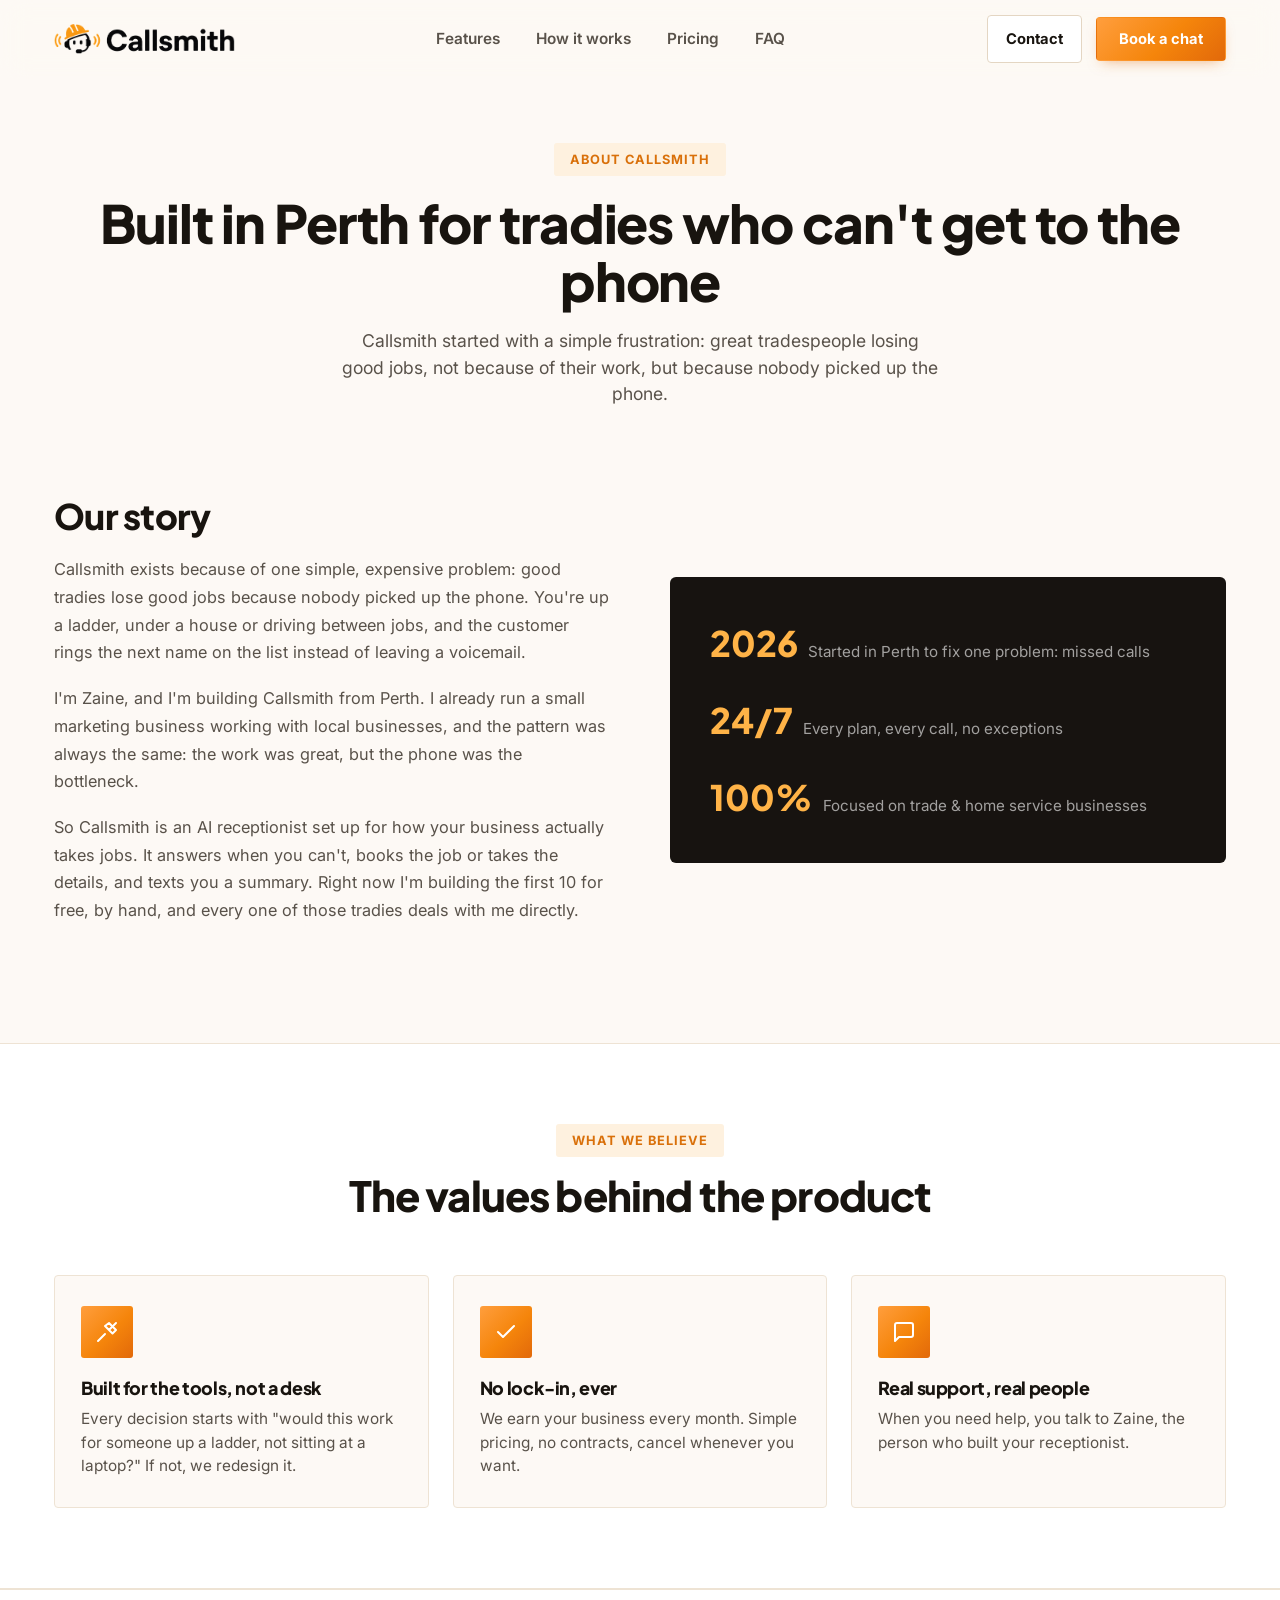
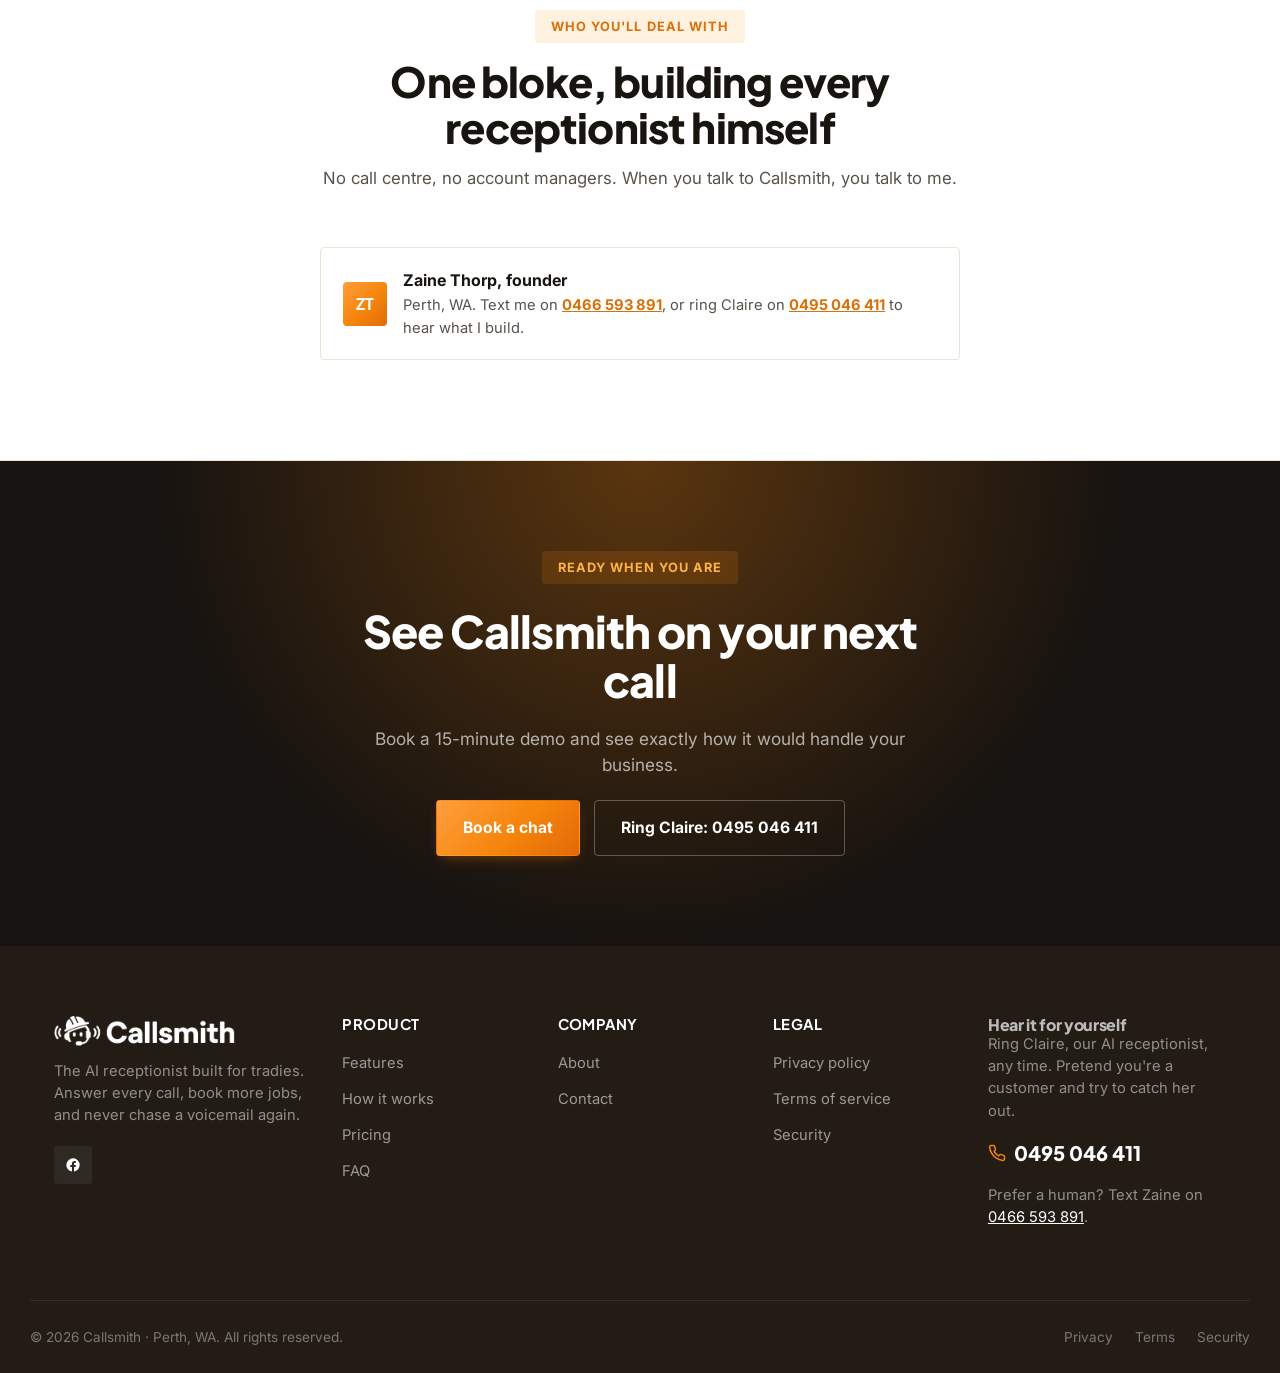
<file: about.html>
<!DOCTYPE html>
<html lang="en">
<head>
<meta charset="UTF-8">
<meta name="viewport" content="width=device-width, initial-scale=1.0">
<title>About | Callsmith</title>
<meta name="description" content="Callsmith was built for tradies, by people who know what it costs to miss a call. Built in Perth by Zaine Thorp.">
<meta name="theme-color" content="#F5850B">
<meta property="og:title" content="About | Callsmith">
<meta property="og:description" content="Built for tradies who were sick of missed calls costing them work.">
<meta property="og:type" content="website">
<link rel="icon" type="image/png" href="assets/favicon.png">
<link rel="apple-touch-icon" href="assets/favicon.png">
<link rel="preconnect" href="https://fonts.googleapis.com">
<link rel="preconnect" href="https://fonts.gstatic.com" crossorigin>
<link href="https://fonts.googleapis.com/css2?family=Inter:wght@400;500;600;700&family=Plus+Jakarta+Sans:wght@600;700;800&display=swap" rel="stylesheet">
<link rel="stylesheet" href="assets/styles.css?v=4">
</head>
<body>

<a href="#main" class="skip-link">Skip to content</a>

<header id="site-header">
  <div class="container nav-wrap">
    <a href="index.html" class="logo"><img src="assets/callsmith-logo-wordmark.png" alt="Callsmith"></a>
    <nav class="primary-nav">
      <a href="index.html#features">Features</a>
      <a href="index.html#how-it-works">How it works</a>
      <a href="pricing.html">Pricing</a>
      <a href="faq.html">FAQ</a>
    </nav>
    <div class="header-actions">
      <a href="contact.html" class="btn btn-secondary hide-mobile-btn" style="padding:12px 18px;">Contact</a>
      <button class="btn btn-primary" data-open-modal>Book a chat</button>
      <button class="burger" id="burgerBtn" aria-label="Toggle menu" aria-expanded="false"><span></span></button>
    </div>
  </div>
</header>
<div class="mobile-panel" id="mobilePanel">
  <div class="container">
    <a href="index.html#features" class="mnav-link">Features</a>
    <a href="index.html#how-it-works" class="mnav-link">How it works</a>
    <a href="pricing.html" class="mnav-link">Pricing</a>
    <a href="faq.html" class="mnav-link">FAQ</a>
    <a href="contact.html" class="mnav-link">Contact</a>
    <a class="btn btn-secondary btn-block" href="tel:+61495046411">Ring Claire: 0495 046 411</a>
    <button class="btn btn-primary btn-block" data-open-modal>Book a chat</button>
  </div>
</div>

<main id="main">

  <section class="page-hero">
    <div class="container">
      <span class="eyebrow">About Callsmith</span>
      <h1>Built in Perth for tradies who can't get to the phone</h1>
      <p class="lead">Callsmith started with a simple frustration: great tradespeople losing good jobs, not because of their work, but because nobody picked up the phone.</p>
    </div>
  </section>

  <section class="story-section">
    <div class="container story-grid">
      <div class="story-copy reveal">
        <h2 style="font-size:clamp(1.7rem,3vw,2.2rem);margin-bottom:20px;">Our story</h2>
        <p>Callsmith exists because of one simple, expensive problem: good tradies lose good jobs because nobody picked up the phone. You're up a ladder, under a house or driving between jobs, and the customer rings the next name on the list instead of leaving a voicemail.</p>
        <p>I'm Zaine, and I'm building Callsmith from Perth. I already run a small marketing business working with local businesses, and the pattern was always the same: the work was great, but the phone was the bottleneck.</p>
        <p>So Callsmith is an AI receptionist set up for how your business actually takes jobs. It answers when you can't, books the job or takes the details, and texts you a summary. Right now I'm building the first 10 for free, by hand, and every one of those tradies deals with me directly.</p>
      </div>
      <div class="story-visual reveal">
        <div class="story-stat">
          <span class="n">2026</span>
          <span class="l">Started in Perth to fix one problem: missed calls</span>
        </div>
        <div class="story-stat">
          <span class="n">24/7</span>
          <span class="l">Every plan, every call, no exceptions</span>
        </div>
        <div class="story-stat">
          <span class="n">100%</span>
          <span class="l">Focused on trade &amp; home service businesses</span>
        </div>
      </div>
    </div>
  </section>

  <section class="features" style="padding:80px 0;">
    <div class="container">
      <div class="section-head reveal">
        <span class="eyebrow">What we believe</span>
        <h2>The values behind the product</h2>
      </div>
      <div class="values-grid">
        <div class="feature-card reveal">
          <div class="feature-icon"><svg viewBox="0 0 24 24" fill="none" stroke="currentColor" stroke-width="2" stroke-linecap="round" stroke-linejoin="round"><path d="M3 21l7-7M21 3l-7 7M14 3l7 7-3.5 3.5L10 6zM3 21l3.5-3.5"/></svg></div>
          <h3>Built for the tools, not a desk</h3>
          <p>Every decision starts with "would this work for someone up a ladder, not sitting at a laptop?" If not, we redesign it.</p>
        </div>
        <div class="feature-card reveal">
          <div class="feature-icon"><svg viewBox="0 0 24 24" fill="none" stroke="currentColor" stroke-width="2" stroke-linecap="round" stroke-linejoin="round"><path d="M20 6L9 17l-5-5"/></svg></div>
          <h3>No lock-in, ever</h3>
          <p>We earn your business every month. Simple pricing, no contracts, cancel whenever you want.</p>
        </div>
        <div class="feature-card reveal">
          <div class="feature-icon"><svg viewBox="0 0 24 24" fill="none" stroke="currentColor" stroke-width="2" stroke-linecap="round" stroke-linejoin="round"><path d="M21 15a2 2 0 0 1-2 2H7l-4 4V5a2 2 0 0 1 2-2h14a2 2 0 0 1 2 2z"/></svg></div>
          <h3>Real support, real people</h3>
          <p>When you need help, you talk to Zaine, the person who built your receptionist.</p>
        </div>
      </div>
    </div>
  </section>

  <section class="team-section">
    <div class="container">
      <div class="section-head reveal">
        <span class="eyebrow">Who you'll deal with</span>
        <h2>One bloke, building every receptionist himself</h2>
        <p>No call centre, no account managers. When you talk to Callsmith, you talk to me.</p>
      </div>
      <div class="founder-strip reveal" style="max-width:640px;margin:0 auto;">
        <div class="testi-avatar">ZT</div>
        <div><strong>Zaine Thorp, founder</strong><span>Perth, WA. Text me on <a href="sms:+61466593891">0466 593 891</a>, or ring Claire on <a href="tel:+61495046411">0495 046 411</a> to hear what I build.</span></div>
      </div>
    </div>
  </section>

  <section class="final-cta">
    <div class="container inner">
      <span class="eyebrow on-dark">Ready when you are</span>
      <h2>See Callsmith on your next call</h2>
      <p>Book a 15-minute demo and see exactly how it would handle your business.</p>
      <div class="btn-row">
        <button class="btn btn-primary" data-open-modal>Book a chat</button>
        <a href="tel:+61495046411" class="btn btn-ghost-dark">Ring Claire: 0495 046 411</a>
      </div>
    </div>
  </section>

</main>

<footer>
  <div class="container footer-grid">
    <div class="footer-brand">
      <a href="index.html" class="logo"><img src="assets/callsmith-logo-wordmark.png" alt="Callsmith" style="filter:brightness(0) invert(1);"></a>
      <p>The AI receptionist built for tradies. Answer every call, book more jobs, and never chase a voicemail again.</p>
      <div class="footer-social">
        <a href="https://www.facebook.com/1407964329061611" aria-label="Callsmith on Facebook" target="_blank" rel="noopener"><svg viewBox="0 0 24 24" fill="currentColor"><path d="M22 12a10 10 0 1 0-11.6 9.9v-7H7.9V12h2.5V9.8c0-2.5 1.5-3.9 3.8-3.9 1.1 0 2.2.2 2.2.2v2.4h-1.2c-1.2 0-1.6.8-1.6 1.6V12h2.8l-.4 2.9h-2.4v7A10 10 0 0 0 22 12z"/></svg></a>
      </div>
    </div>
    <div class="footer-col">
      <h4>Product</h4>
      <ul>
        <li><a href="index.html#features">Features</a></li>
        <li><a href="index.html#how-it-works">How it works</a></li>
        <li><a href="pricing.html">Pricing</a></li>
        <li><a href="faq.html">FAQ</a></li>
      </ul>
    </div>
    <div class="footer-col">
      <h4>Company</h4>
      <ul>
        <li><a href="about.html">About</a></li>
        <li><a href="contact.html">Contact</a></li>
      </ul>
    </div>
    <div class="footer-col">
      <h4>Legal</h4>
      <ul>
        <li><a href="privacy-policy.html">Privacy policy</a></li>
        <li><a href="terms-of-service.html">Terms of service</a></li>
        <li><a href="security.html">Security</a></li>
      </ul>
    </div>
    <div class="footer-newsletter">
      <h4>Hear it for yourself</h4>
      <p>Ring Claire, our AI receptionist, any time. Pretend you're a customer and try to catch her out.</p>
      <a class="footer-call" href="tel:+61495046411"><svg viewBox="0 0 24 24" fill="none" stroke="currentColor" stroke-width="2" stroke-linecap="round" stroke-linejoin="round"><path d="M22 16.92v3a2 2 0 0 1-2.18 2 19.79 19.79 0 0 1-8.63-3.07 19.5 19.5 0 0 1-6-6 19.79 19.79 0 0 1-3.07-8.67A2 2 0 0 1 4.11 2h3a2 2 0 0 1 2 1.72c.127.96.362 1.903.7 2.81a2 2 0 0 1-.45 2.11L8.09 9.91a16 16 0 0 0 6 6l1.27-1.27a2 2 0 0 1 2.11-.45c.907.338 1.85.573 2.81.7A2 2 0 0 1 22 16.92z"/></svg>0495 046 411</a>
      <p class="newsletter-note">Prefer a human? Text Zaine on <a href="sms:+61466593891">0466 593 891</a>.</p>
    </div>
  </div>
  <div class="container footer-bottom">
    <span>&copy; <span id="year"></span> Callsmith · Perth, WA. All rights reserved.</span>
    <div class="footer-bottom-links">
      <a href="privacy-policy.html">Privacy</a>
      <a href="terms-of-service.html">Terms</a>
      <a href="security.html">Security</a>
    </div>
  </div>
</footer>

<div class="modal-overlay" id="modalOverlay">
  <div class="modal">
    <button class="modal-close" id="modalClose" aria-label="Close"><svg viewBox="0 0 24 24" fill="none" stroke="currentColor" stroke-width="2.4" stroke-linecap="round" stroke-linejoin="round"><path d="M18 6L6 18M6 6l12 12"/></svg></button>
    <div id="formWrap">
      <h3>Book a 15-min chat with Zaine</h3>
      <p class="modal-sub">Two ways to do it. Pick whichever suits you.</p>
      <a class="btn btn-primary btn-block" href="tel:+61495046411"><svg viewBox="0 0 24 24" fill="none" stroke="currentColor" stroke-width="2" stroke-linecap="round" stroke-linejoin="round"><path d="M22 16.92v3a2 2 0 0 1-2.18 2 19.79 19.79 0 0 1-8.63-3.07 19.5 19.5 0 0 1-6-6 19.79 19.79 0 0 1-3.07-8.67A2 2 0 0 1 4.11 2h3a2 2 0 0 1 2 1.72c.127.96.362 1.903.7 2.81a2 2 0 0 1-.45 2.11L8.09 9.91a16 16 0 0 0 6 6l1.27-1.27a2 2 0 0 1 2.11-.45c.907.338 1.85.573 2.81.7A2 2 0 0 1 22 16.92z"/></svg> Ring Claire: 0495 046 411</a>
      <p class="modal-mini">Claire is our AI receptionist. Ring her any time, hear what she can do, and she'll book you in with Zaine.</p>
      <div class="modal-divider"><span>or send Zaine your details</span></div>
      <form id="demoForm">
        <div class="form-cols">
          <div class="form-row">
            <label for="fname">Your name</label>
            <input type="text" id="fname" required>
          </div>
          <div class="form-row">
            <label for="fphone">Mobile</label>
            <input type="tel" id="fphone" required>
          </div>
        </div>
        <div class="form-row">
          <label for="fbusiness">Business name</label>
          <input type="text" id="fbusiness" required>
        </div>
        <div class="form-cols">
          <div class="form-row">
            <label for="ftrade">Trade</label>
            <select id="ftrade" required>
              <option value="">Select your trade</option>
              <option>Electrician</option>
              <option>Plumber</option>
              <option>Air conditioning</option>
              <option>Other trade</option>
            </select>
          </div>
          <div class="form-row">
            <label for="ftime">Best time to chat</label>
            <select id="ftime">
              <option>Early (before 8am)</option>
              <option>Smoko / lunch</option>
              <option>Arvo (after 3pm)</option>
              <option>Evening</option>
            </select>
          </div>
        </div>
        <button type="submit" class="btn btn-secondary btn-block">Send to Zaine</button>
        <p class="modal-mini">This opens a text to Zaine (or an email on a computer) with your details filled in. Just hit send.</p>
      </form>
    </div>
    <div class="form-success" id="formSuccess">
      <div class="success-icon"><svg viewBox="0 0 24 24" fill="none" stroke="currentColor" stroke-width="2.4" stroke-linecap="round" stroke-linejoin="round"><path d="M20 6L9 17l-5-5"/></svg></div>
      <h3>Nearly there</h3>
      <p class="modal-sub">Your message to Zaine should be open and ready. Hit send and he'll get back to you to lock in a time. Nothing opened? Text him on <a href="sms:+61466593891" style="font-weight:700;text-decoration:underline;">0466 593 891</a> or email <a href="mailto:zaine.michael.thorp@gmail.com" style="font-weight:700;text-decoration:underline;">zaine.michael.thorp@gmail.com</a>.</p>
      <button class="btn btn-secondary btn-block" id="closeSuccess">Close</button>
    </div>
  </div>
</div>

<button class="back-to-top" id="backToTop" aria-label="Back to top">
  <svg viewBox="0 0 24 24" fill="none" stroke="currentColor" stroke-width="2.4" stroke-linecap="round" stroke-linejoin="round"><path d="M12 19V5M5 12l7-7 7 7"/></svg>
</button>

<script src="assets/site.js?v=4"></script>
</body>
</html>
</file>
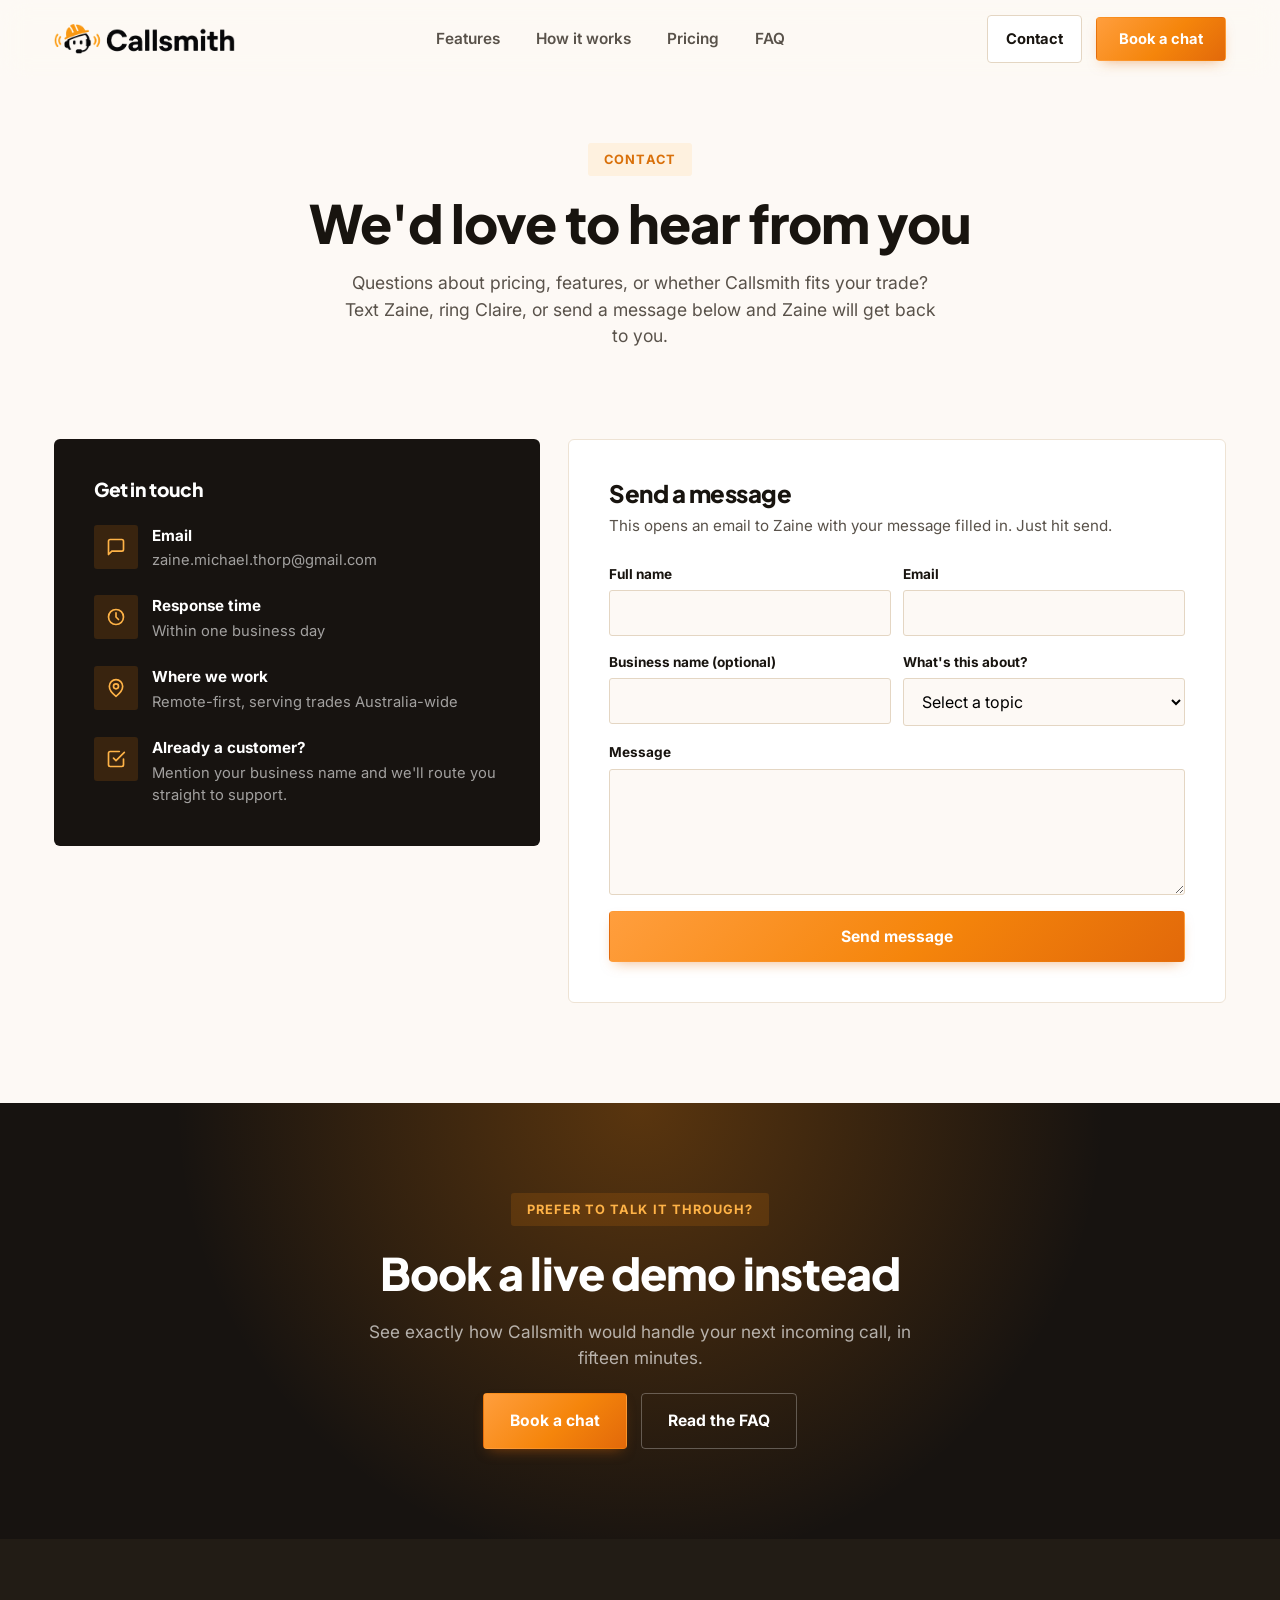
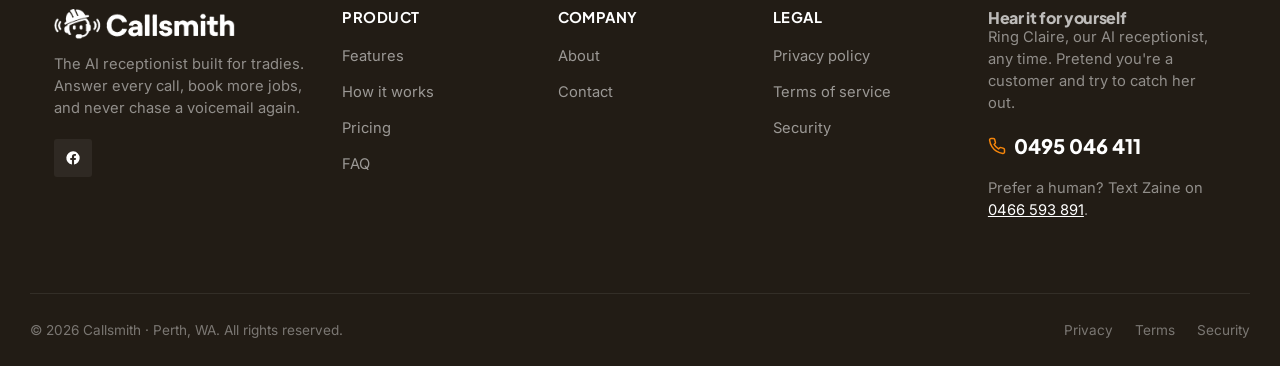
<file: contact.html>
<!DOCTYPE html>
<html lang="en">
<head>
<meta charset="UTF-8">
<meta name="viewport" content="width=device-width, initial-scale=1.0">
<title>Contact | Callsmith</title>
<meta name="description" content="Get in touch with the Callsmith team about pricing, features, or booking a demo.">
<meta name="theme-color" content="#F5850B">
<meta property="og:title" content="Contact | Callsmith">
<meta property="og:description" content="Get in touch with the Callsmith team.">
<meta property="og:type" content="website">
<link rel="icon" type="image/png" href="assets/favicon.png">
<link rel="apple-touch-icon" href="assets/favicon.png">
<link rel="preconnect" href="https://fonts.googleapis.com">
<link rel="preconnect" href="https://fonts.gstatic.com" crossorigin>
<link href="https://fonts.googleapis.com/css2?family=Inter:wght@400;500;600;700&family=Plus+Jakarta+Sans:wght@600;700;800&display=swap" rel="stylesheet">
<link rel="stylesheet" href="assets/styles.css?v=4">
</head>
<body>

<a href="#main" class="skip-link">Skip to content</a>

<header id="site-header">
  <div class="container nav-wrap">
    <a href="index.html" class="logo"><img src="assets/callsmith-logo-wordmark.png" alt="Callsmith"></a>
    <nav class="primary-nav">
      <a href="index.html#features">Features</a>
      <a href="index.html#how-it-works">How it works</a>
      <a href="pricing.html">Pricing</a>
      <a href="faq.html">FAQ</a>
    </nav>
    <div class="header-actions">
      <a href="contact.html" class="btn btn-secondary hide-mobile-btn active" style="padding:12px 18px;">Contact</a>
      <button class="btn btn-primary" data-open-modal>Book a chat</button>
      <button class="burger" id="burgerBtn" aria-label="Toggle menu" aria-expanded="false"><span></span></button>
    </div>
  </div>
</header>
<div class="mobile-panel" id="mobilePanel">
  <div class="container">
    <a href="index.html#features" class="mnav-link">Features</a>
    <a href="index.html#how-it-works" class="mnav-link">How it works</a>
    <a href="pricing.html" class="mnav-link">Pricing</a>
    <a href="faq.html" class="mnav-link">FAQ</a>
    <a href="contact.html" class="mnav-link">Contact</a>
    <a class="btn btn-secondary btn-block" href="tel:+61495046411">Ring Claire: 0495 046 411</a>
    <button class="btn btn-primary btn-block" data-open-modal>Book a chat</button>
  </div>
</div>

<main id="main">

  <section class="page-hero">
    <div class="container">
      <span class="eyebrow">Contact</span>
      <h1>We'd love to hear from you</h1>
      <p class="lead">Questions about pricing, features, or whether Callsmith fits your trade? Text Zaine, ring Claire, or send a message below and Zaine will get back to you.</p>
    </div>
  </section>

  <section class="contact-wrap">
    <div class="container contact-grid">

      <div class="contact-info-card reveal">
        <h3>Get in touch</h3>
        <div class="contact-info-item">
          <div class="ci-icon"><svg viewBox="0 0 24 24" fill="none" stroke="currentColor" stroke-width="2" stroke-linecap="round" stroke-linejoin="round"><path d="M21 15a2 2 0 0 1-2 2H7l-4 4V5a2 2 0 0 1 2-2h14a2 2 0 0 1 2 2z"/></svg></div>
          <div>
            <strong>Email</strong>
            <a href="mailto:zaine.michael.thorp@gmail.com">zaine.michael.thorp@gmail.com</a>
          </div>
        </div>
        <div class="contact-info-item">
          <div class="ci-icon"><svg viewBox="0 0 24 24" fill="none" stroke="currentColor" stroke-width="2" stroke-linecap="round" stroke-linejoin="round"><circle cx="12" cy="12" r="9"/><path d="M12 7v5l3 3"/></svg></div>
          <div>
            <strong>Response time</strong>
            <span>Within one business day</span>
          </div>
        </div>
        <div class="contact-info-item">
          <div class="ci-icon"><svg viewBox="0 0 24 24" fill="none" stroke="currentColor" stroke-width="2" stroke-linecap="round" stroke-linejoin="round"><path d="M20 10c0 6-8 12-8 12s-8-6-8-12a8 8 0 0 1 16 0z"/><circle cx="12" cy="10" r="3"/></svg></div>
          <div>
            <strong>Where we work</strong>
            <span>Remote-first, serving trades Australia-wide</span>
          </div>
        </div>
        <div class="contact-info-item">
          <div class="ci-icon"><svg viewBox="0 0 24 24" fill="none" stroke="currentColor" stroke-width="2" stroke-linecap="round" stroke-linejoin="round"><path d="M9 11l3 3L22 4"/><path d="M21 12v7a2 2 0 0 1-2 2H5a2 2 0 0 1-2-2V5a2 2 0 0 1 2-2h11"/></svg></div>
          <div>
            <strong>Already a customer?</strong>
            <span>Mention your business name and we'll route you straight to support.</span>
          </div>
        </div>
      </div>

      <div class="contact-form-card reveal">
        <h2>Send a message</h2>
        <p class="modal-sub">This opens an email to Zaine with your message filled in. Just hit send.</p>
        <form id="contactForm">
          <div class="form-cols">
            <div class="form-row">
              <label for="cname">Full name</label>
              <input type="text" id="cname" required>
            </div>
            <div class="form-row">
              <label for="cemail">Email</label>
              <input type="email" id="cemail" required>
            </div>
          </div>
          <div class="form-cols">
            <div class="form-row">
              <label for="cbusiness">Business name (optional)</label>
              <input type="text" id="cbusiness">
            </div>
            <div class="form-row">
              <label for="ctopic">What's this about?</label>
              <select id="ctopic" required>
                <option value="">Select a topic</option>
                <option>Booking a demo</option>
                <option>Pricing question</option>
                <option>Existing customer support</option>
                <option>Partnerships</option>
                <option>Something else</option>
              </select>
            </div>
          </div>
          <div class="form-row">
            <label for="cmessage">Message</label>
            <textarea id="cmessage" rows="5" required></textarea>
          </div>
          <button type="submit" class="btn btn-primary btn-block">Send message</button>
        </form>
        <div class="form-success" id="contactSuccess">
          <div class="success-icon"><svg viewBox="0 0 24 24" fill="none" stroke="currentColor" stroke-width="2.4" stroke-linecap="round" stroke-linejoin="round"><path d="M20 6L9 17l-5-5"/></svg></div>
          <h3>Nearly there</h3>
          <p class="modal-sub">Your email to Zaine should be open and ready. Hit send and he'll reply, usually the same day. Quicker? Text him on <a href="sms:+61466593891" style="font-weight:700;text-decoration:underline;">0466 593 891</a>.</p>
        </div>
      </div>

    </div>
  </section>

  <section class="final-cta">
    <div class="container inner">
      <span class="eyebrow on-dark">Prefer to talk it through?</span>
      <h2>Book a live demo instead</h2>
      <p>See exactly how Callsmith would handle your next incoming call, in fifteen minutes.</p>
      <div class="btn-row">
        <button class="btn btn-primary" data-open-modal>Book a chat</button>
        <a href="faq.html" class="btn btn-ghost-dark">Read the FAQ</a>
      </div>
    </div>
  </section>

</main>

<footer>
  <div class="container footer-grid">
    <div class="footer-brand">
      <a href="index.html" class="logo"><img src="assets/callsmith-logo-wordmark.png" alt="Callsmith" style="filter:brightness(0) invert(1);"></a>
      <p>The AI receptionist built for tradies. Answer every call, book more jobs, and never chase a voicemail again.</p>
      <div class="footer-social">
        <a href="https://www.facebook.com/1407964329061611" aria-label="Callsmith on Facebook" target="_blank" rel="noopener"><svg viewBox="0 0 24 24" fill="currentColor"><path d="M22 12a10 10 0 1 0-11.6 9.9v-7H7.9V12h2.5V9.8c0-2.5 1.5-3.9 3.8-3.9 1.1 0 2.2.2 2.2.2v2.4h-1.2c-1.2 0-1.6.8-1.6 1.6V12h2.8l-.4 2.9h-2.4v7A10 10 0 0 0 22 12z"/></svg></a>
      </div>
    </div>
    <div class="footer-col">
      <h4>Product</h4>
      <ul>
        <li><a href="index.html#features">Features</a></li>
        <li><a href="index.html#how-it-works">How it works</a></li>
        <li><a href="pricing.html">Pricing</a></li>
        <li><a href="faq.html">FAQ</a></li>
      </ul>
    </div>
    <div class="footer-col">
      <h4>Company</h4>
      <ul>
        <li><a href="about.html">About</a></li>
        <li><a href="contact.html">Contact</a></li>
      </ul>
    </div>
    <div class="footer-col">
      <h4>Legal</h4>
      <ul>
        <li><a href="privacy-policy.html">Privacy policy</a></li>
        <li><a href="terms-of-service.html">Terms of service</a></li>
        <li><a href="security.html">Security</a></li>
      </ul>
    </div>
    <div class="footer-newsletter">
      <h4>Hear it for yourself</h4>
      <p>Ring Claire, our AI receptionist, any time. Pretend you're a customer and try to catch her out.</p>
      <a class="footer-call" href="tel:+61495046411"><svg viewBox="0 0 24 24" fill="none" stroke="currentColor" stroke-width="2" stroke-linecap="round" stroke-linejoin="round"><path d="M22 16.92v3a2 2 0 0 1-2.18 2 19.79 19.79 0 0 1-8.63-3.07 19.5 19.5 0 0 1-6-6 19.79 19.79 0 0 1-3.07-8.67A2 2 0 0 1 4.11 2h3a2 2 0 0 1 2 1.72c.127.96.362 1.903.7 2.81a2 2 0 0 1-.45 2.11L8.09 9.91a16 16 0 0 0 6 6l1.27-1.27a2 2 0 0 1 2.11-.45c.907.338 1.85.573 2.81.7A2 2 0 0 1 22 16.92z"/></svg>0495 046 411</a>
      <p class="newsletter-note">Prefer a human? Text Zaine on <a href="sms:+61466593891">0466 593 891</a>.</p>
    </div>
  </div>
  <div class="container footer-bottom">
    <span>&copy; <span id="year"></span> Callsmith · Perth, WA. All rights reserved.</span>
    <div class="footer-bottom-links">
      <a href="privacy-policy.html">Privacy</a>
      <a href="terms-of-service.html">Terms</a>
      <a href="security.html">Security</a>
    </div>
  </div>
</footer>

<div class="modal-overlay" id="modalOverlay">
  <div class="modal">
    <button class="modal-close" id="modalClose" aria-label="Close"><svg viewBox="0 0 24 24" fill="none" stroke="currentColor" stroke-width="2.4" stroke-linecap="round" stroke-linejoin="round"><path d="M18 6L6 18M6 6l12 12"/></svg></button>
    <div id="formWrap">
      <h3>Book a 15-min chat with Zaine</h3>
      <p class="modal-sub">Two ways to do it. Pick whichever suits you.</p>
      <a class="btn btn-primary btn-block" href="tel:+61495046411"><svg viewBox="0 0 24 24" fill="none" stroke="currentColor" stroke-width="2" stroke-linecap="round" stroke-linejoin="round"><path d="M22 16.92v3a2 2 0 0 1-2.18 2 19.79 19.79 0 0 1-8.63-3.07 19.5 19.5 0 0 1-6-6 19.79 19.79 0 0 1-3.07-8.67A2 2 0 0 1 4.11 2h3a2 2 0 0 1 2 1.72c.127.96.362 1.903.7 2.81a2 2 0 0 1-.45 2.11L8.09 9.91a16 16 0 0 0 6 6l1.27-1.27a2 2 0 0 1 2.11-.45c.907.338 1.85.573 2.81.7A2 2 0 0 1 22 16.92z"/></svg> Ring Claire: 0495 046 411</a>
      <p class="modal-mini">Claire is our AI receptionist. Ring her any time, hear what she can do, and she'll book you in with Zaine.</p>
      <div class="modal-divider"><span>or send Zaine your details</span></div>
      <form id="demoForm">
        <div class="form-cols">
          <div class="form-row">
            <label for="fname">Your name</label>
            <input type="text" id="fname" required>
          </div>
          <div class="form-row">
            <label for="fphone">Mobile</label>
            <input type="tel" id="fphone" required>
          </div>
        </div>
        <div class="form-row">
          <label for="fbusiness">Business name</label>
          <input type="text" id="fbusiness" required>
        </div>
        <div class="form-cols">
          <div class="form-row">
            <label for="ftrade">Trade</label>
            <select id="ftrade" required>
              <option value="">Select your trade</option>
              <option>Electrician</option>
              <option>Plumber</option>
              <option>Air conditioning</option>
              <option>Other trade</option>
            </select>
          </div>
          <div class="form-row">
            <label for="ftime">Best time to chat</label>
            <select id="ftime">
              <option>Early (before 8am)</option>
              <option>Smoko / lunch</option>
              <option>Arvo (after 3pm)</option>
              <option>Evening</option>
            </select>
          </div>
        </div>
        <button type="submit" class="btn btn-secondary btn-block">Send to Zaine</button>
        <p class="modal-mini">This opens a text to Zaine (or an email on a computer) with your details filled in. Just hit send.</p>
      </form>
    </div>
    <div class="form-success" id="formSuccess">
      <div class="success-icon"><svg viewBox="0 0 24 24" fill="none" stroke="currentColor" stroke-width="2.4" stroke-linecap="round" stroke-linejoin="round"><path d="M20 6L9 17l-5-5"/></svg></div>
      <h3>Nearly there</h3>
      <p class="modal-sub">Your message to Zaine should be open and ready. Hit send and he'll get back to you to lock in a time. Nothing opened? Text him on <a href="sms:+61466593891" style="font-weight:700;text-decoration:underline;">0466 593 891</a> or email <a href="mailto:zaine.michael.thorp@gmail.com" style="font-weight:700;text-decoration:underline;">zaine.michael.thorp@gmail.com</a>.</p>
      <button class="btn btn-secondary btn-block" id="closeSuccess">Close</button>
    </div>
  </div>
</div>

<button class="back-to-top" id="backToTop" aria-label="Back to top">
  <svg viewBox="0 0 24 24" fill="none" stroke="currentColor" stroke-width="2.4" stroke-linecap="round" stroke-linejoin="round"><path d="M12 19V5M5 12l7-7 7 7"/></svg>
</button>

<script src="assets/site.js?v=4"></script>
</body>
</html>
</file>
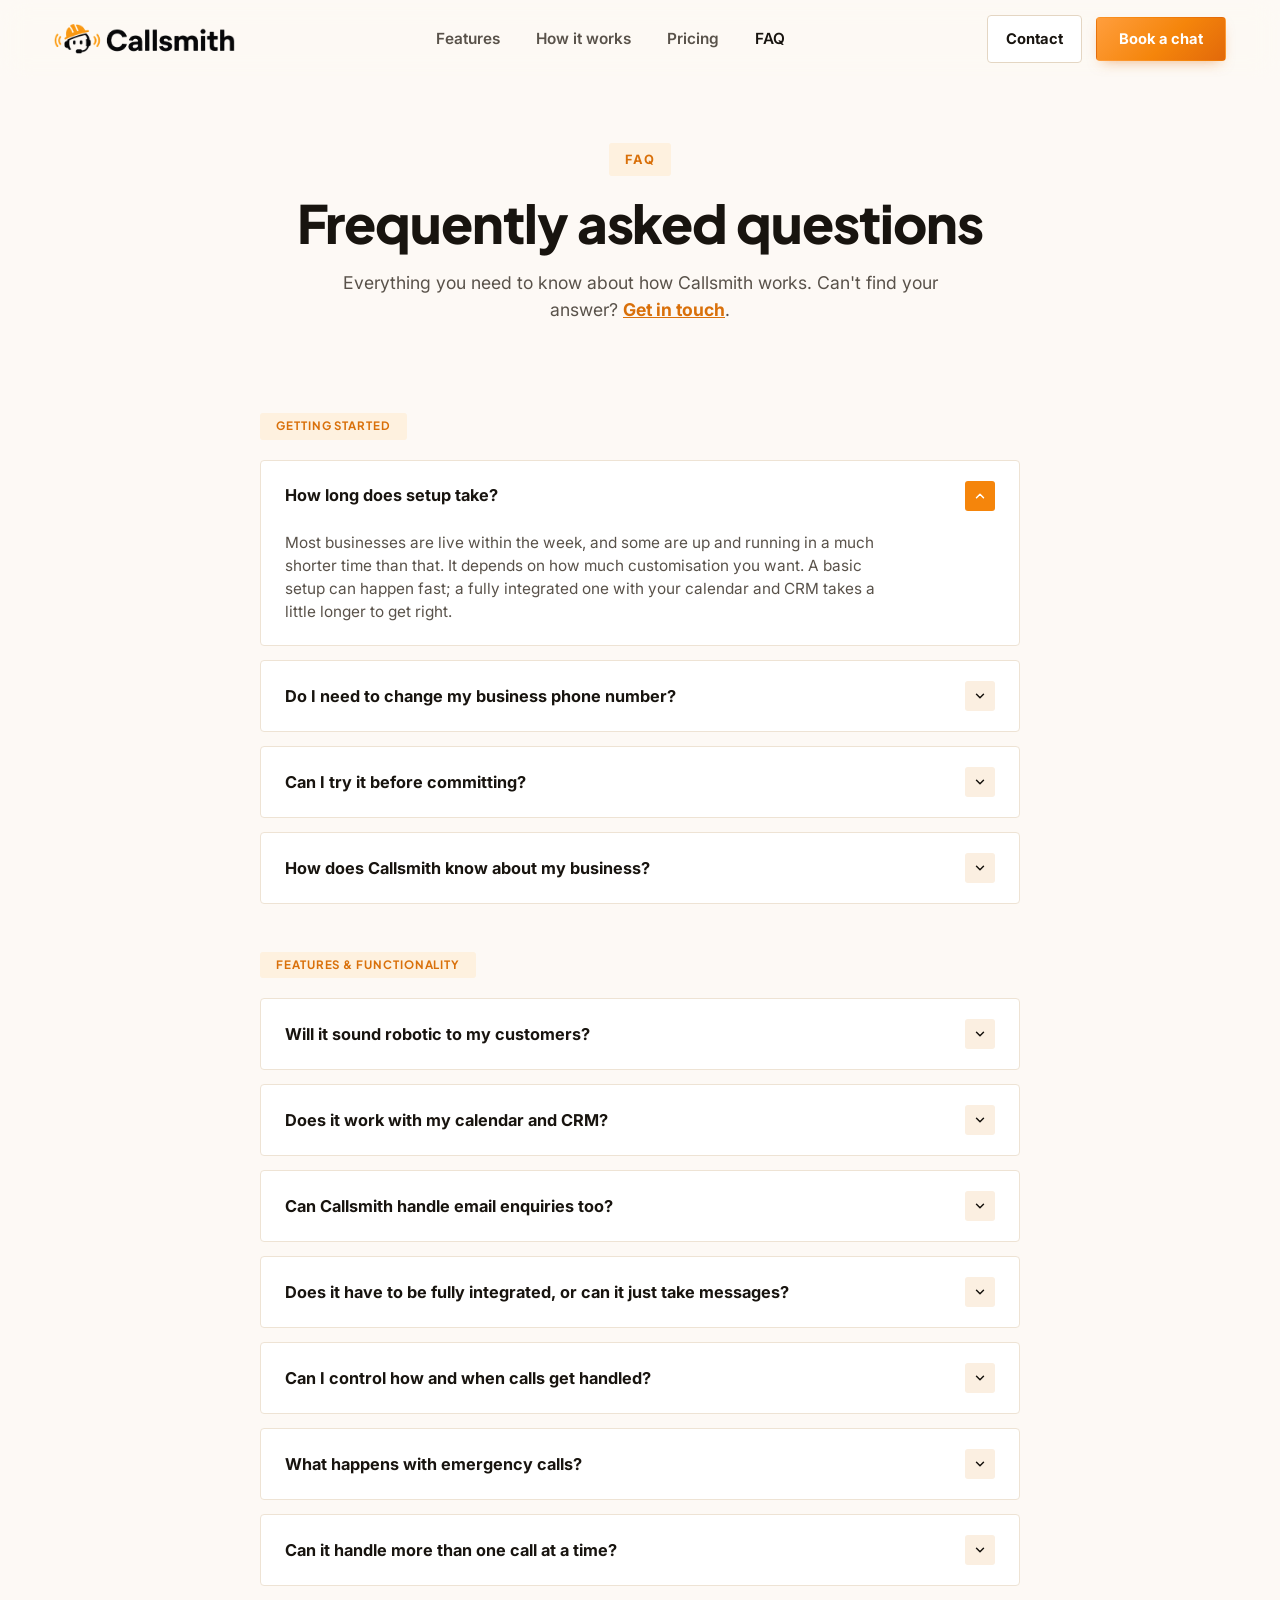
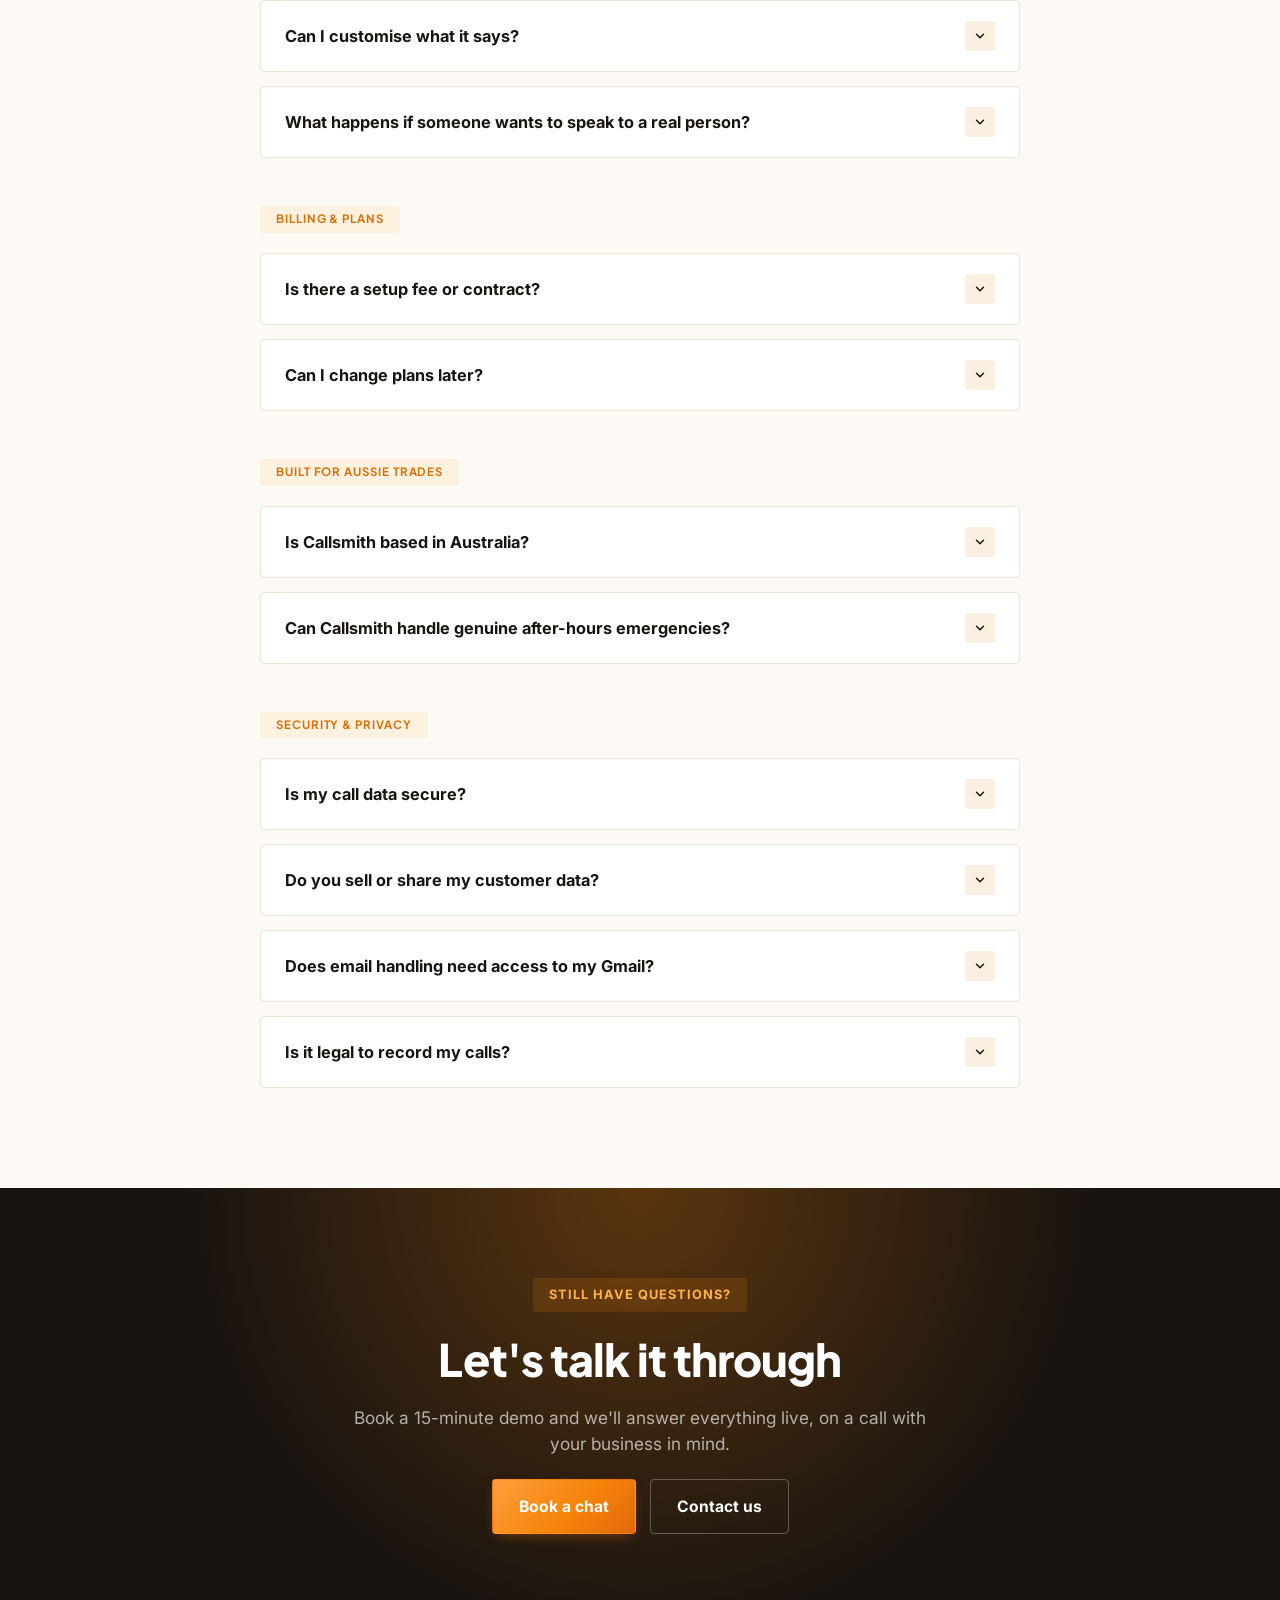
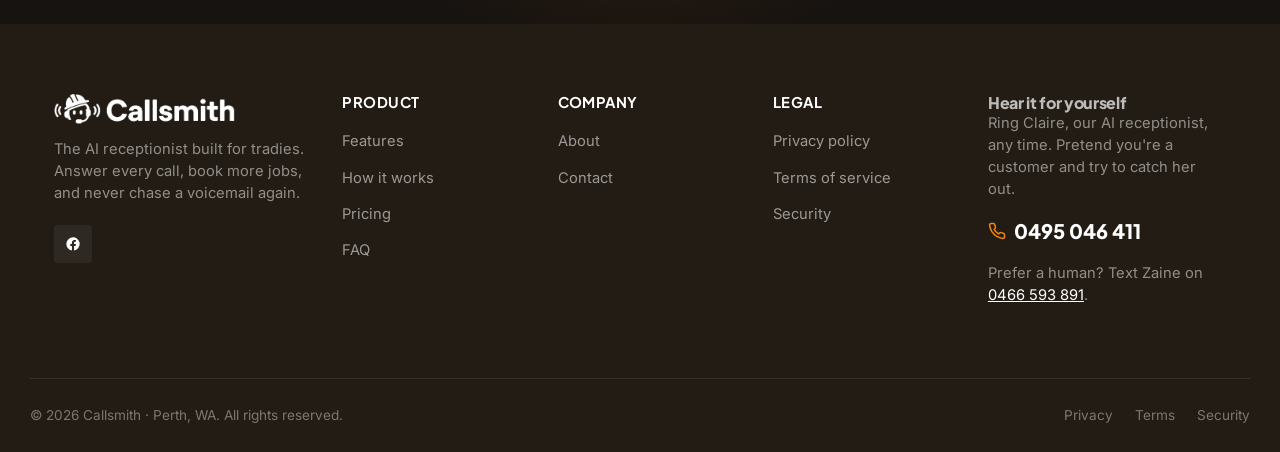
<file: faq.html>
<!DOCTYPE html>
<html lang="en">
<head>
<meta charset="UTF-8">
<meta name="viewport" content="width=device-width, initial-scale=1.0">
<title>FAQ | Callsmith</title>
<meta name="description" content="Answers to common questions about Callsmith, the AI receptionist for tradies: setup, features, billing, and security.">
<meta name="theme-color" content="#F5850B">
<meta property="og:title" content="FAQ | Callsmith">
<meta property="og:description" content="Everything you need to know about Callsmith before you book a demo.">
<meta property="og:type" content="website">
<link rel="icon" type="image/png" href="assets/favicon.png">
<link rel="apple-touch-icon" href="assets/favicon.png">
<link rel="preconnect" href="https://fonts.googleapis.com">
<link rel="preconnect" href="https://fonts.gstatic.com" crossorigin>
<link href="https://fonts.googleapis.com/css2?family=Inter:wght@400;500;600;700&family=Plus+Jakarta+Sans:wght@600;700;800&display=swap" rel="stylesheet">
<link rel="stylesheet" href="assets/styles.css?v=4">
</head>
<body>

<a href="#main" class="skip-link">Skip to content</a>

<header id="site-header">
  <div class="container nav-wrap">
    <a href="index.html" class="logo"><img src="assets/callsmith-logo-wordmark.png" alt="Callsmith"></a>
    <nav class="primary-nav">
      <a href="index.html#features">Features</a>
      <a href="index.html#how-it-works">How it works</a>
      <a href="pricing.html">Pricing</a>
      <a href="faq.html" class="active">FAQ</a>
    </nav>
    <div class="header-actions">
      <a href="contact.html" class="btn btn-secondary hide-mobile-btn" style="padding:12px 18px;">Contact</a>
      <button class="btn btn-primary" data-open-modal>Book a chat</button>
      <button class="burger" id="burgerBtn" aria-label="Toggle menu" aria-expanded="false"><span></span></button>
    </div>
  </div>
</header>
<div class="mobile-panel" id="mobilePanel">
  <div class="container">
    <a href="index.html#features" class="mnav-link">Features</a>
    <a href="index.html#how-it-works" class="mnav-link">How it works</a>
    <a href="pricing.html" class="mnav-link">Pricing</a>
    <a href="faq.html" class="mnav-link">FAQ</a>
    <a href="contact.html" class="mnav-link">Contact</a>
    <a class="btn btn-secondary btn-block" href="tel:+61495046411">Ring Claire: 0495 046 411</a>
    <button class="btn btn-primary btn-block" data-open-modal>Book a chat</button>
  </div>
</div>

<main id="main">

  <section class="page-hero">
    <div class="container">
      <span class="eyebrow">FAQ</span>
      <h1>Frequently asked questions</h1>
      <p class="lead">Everything you need to know about how Callsmith works. Can't find your answer? <a href="contact.html" style="color:var(--orange-dark);font-weight:700;text-decoration:underline;">Get in touch</a>.</p>
    </div>
  </section>

  <section class="faq no-top-pad">
    <div class="container">

      <h3 class="faq-category-title"><span class="eyebrow" style="font-size:0.72rem;">Getting started</span></h3>
      <div class="faq-list">
        <details class="faq-item reveal" open>
          <summary>How long does setup take?<span class="chev"><svg viewBox="0 0 24 24" fill="none" stroke="currentColor" stroke-width="2.5" stroke-linecap="round" stroke-linejoin="round"><path d="M6 9l6 6 6-6"/></svg></span></summary>
          <div class="faq-body">Most businesses are live within the week, and some are up and running in a much shorter time than that. It depends on how much customisation you want. A basic setup can happen fast; a fully integrated one with your calendar and CRM takes a little longer to get right.</div>
        </details>
        <details class="faq-item reveal">
          <summary>Do I need to change my business phone number?<span class="chev"><svg viewBox="0 0 24 24" fill="none" stroke="currentColor" stroke-width="2.5" stroke-linecap="round" stroke-linejoin="round"><path d="M6 9l6 6 6-6"/></svg></span></summary>
          <div class="faq-body">No. You keep your existing number and simply forward it to Callsmith, or we can provision a new number if you'd prefer to keep them separate.</div>
        </details>
        <details class="faq-item reveal">
          <summary>Can I try it before committing?<span class="chev"><svg viewBox="0 0 24 24" fill="none" stroke="currentColor" stroke-width="2.5" stroke-linecap="round" stroke-linejoin="round"><path d="M6 9l6 6 6-6"/></svg></span></summary>
          <div class="faq-body">Yes. In your setup meeting we'll build a custom AI receptionist for your business so you can call in and talk to it yourself before it ever goes live. Beyond that, every plan is billed monthly, so if you're ever unhappy with the service you can walk away at any time.</div>
        </details>
        <details class="faq-item reveal">
          <summary>How does Callsmith know about my business?<span class="chev"><svg viewBox="0 0 24 24" fill="none" stroke="currentColor" stroke-width="2.5" stroke-linecap="round" stroke-linejoin="round"><path d="M6 9l6 6 6-6"/></svg></span></summary>
          <div class="faq-body">During setup, we use your existing business website to gather the information your AI receptionist needs, things like your services, opening hours, service areas, pricing, and frequently asked questions. We then configure Callsmith around your specific business, along with any extra booking rules or instructions you give us, so callers get accurate, relevant answers instead of a generic script.</div>
        </details>
      </div>

      <h3 class="faq-category-title"><span class="eyebrow" style="font-size:0.72rem;">Features &amp; functionality</span></h3>
      <div class="faq-list">
        <details class="faq-item reveal">
          <summary>Will it sound robotic to my customers?<span class="chev"><svg viewBox="0 0 24 24" fill="none" stroke="currentColor" stroke-width="2.5" stroke-linecap="round" stroke-linejoin="round"><path d="M6 9l6 6 6-6"/></svg></span></summary>
          <div class="faq-body">Judge for yourself: ring Claire on <a href="tel:+61495046411" style="font-weight:700;text-decoration:underline;">0495 046 411</a> and pretend you're a customer. She uses natural, conversational voice AI, and she'll always say she's an AI if someone asks her straight.</div>
        </details>
        <details class="faq-item reveal">
          <summary>Does it work with my calendar and CRM?<span class="chev"><svg viewBox="0 0 24 24" fill="none" stroke="currentColor" stroke-width="2.5" stroke-linecap="round" stroke-linejoin="round"><path d="M6 9l6 6 6-6"/></svg></span></summary>
          <div class="faq-body">Yes, and it's not limited to a fixed list. Callsmith can connect to whichever calendar and trade CRM you already use, so bookings flow straight into the system your business runs on, not one you have to switch to.</div>
        </details>
        <details class="faq-item reveal">
          <summary>Can Callsmith handle email enquiries too?<span class="chev"><svg viewBox="0 0 24 24" fill="none" stroke="currentColor" stroke-width="2.5" stroke-linecap="round" stroke-linejoin="round"><path d="M6 9l6 6 6-6"/></svg></span></summary>
          <div class="faq-body">Yes, on the Pro plan. Plenty of trades get as much work through the inbox as they do the phone, so Callsmith can read new enquiries, work out what the job actually is, and write the reply ready for you to check and send. By default nothing goes out without you approving it, and the booking lands in the same calendar as your phone jobs, so you're not chasing two lists.</div>
        </details>
        <details class="faq-item reveal">
          <summary>Does it have to be fully integrated, or can it just take messages?<span class="chev"><svg viewBox="0 0 24 24" fill="none" stroke="currentColor" stroke-width="2.5" stroke-linecap="round" stroke-linejoin="round"><path d="M6 9l6 6 6-6"/></svg></span></summary>
          <div class="faq-body">Whichever you prefer. Callsmith can run as simply as an AI receptionist that answers missed calls and texts you the details, or as a fully integrated system that books straight into your calendar and CRM and handles the job from first call to confirmed appointment. Plenty of businesses start basic and add more on as they go.</div>
        </details>
        <details class="faq-item reveal">
          <summary>Can I control how and when calls get handled?<span class="chev"><svg viewBox="0 0 24 24" fill="none" stroke="currentColor" stroke-width="2.5" stroke-linecap="round" stroke-linejoin="round"><path d="M6 9l6 6 6-6"/></svg></span></summary>
          <div class="faq-body">Yes, the whole call flow is configurable. As an example, you could have calls ring through to you first and only go to Callsmith after four rings during business hours, then go straight to Callsmith after hours and on weekends. You set the rules, and we build the setup around how you actually want to work.</div>
        </details>
        <details class="faq-item reveal">
          <summary>What happens with emergency calls?<span class="chev"><svg viewBox="0 0 24 24" fill="none" stroke="currentColor" stroke-width="2.5" stroke-linecap="round" stroke-linejoin="round"><path d="M6 9l6 6 6-6"/></svg></span></summary>
          <div class="faq-body">You set the rules. Urgent jobs, like a burst pipe or no power, can be flagged and routed straight to your mobile or on-call crew instantly.</div>
        </details>
        <details class="faq-item reveal">
          <summary>Can it handle more than one call at a time?<span class="chev"><svg viewBox="0 0 24 24" fill="none" stroke="currentColor" stroke-width="2.5" stroke-linecap="round" stroke-linejoin="round"><path d="M6 9l6 6 6-6"/></svg></span></summary>
          <div class="faq-body">Yes. Unlike a single receptionist, Callsmith can answer unlimited simultaneous calls, so nobody ever gets a busy signal.</div>
        </details>
        <details class="faq-item reveal">
          <summary>Can I customise what it says?<span class="chev"><svg viewBox="0 0 24 24" fill="none" stroke="currentColor" stroke-width="2.5" stroke-linecap="round" stroke-linejoin="round"><path d="M6 9l6 6 6-6"/></svg></span></summary>
          <div class="faq-body">Absolutely, greetings, qualifying questions, and booking rules are all tailored to your trade and can be adjusted any time from your dashboard.</div>
        </details>
        <details class="faq-item reveal">
          <summary>What happens if someone wants to speak to a real person?<span class="chev"><svg viewBox="0 0 24 24" fill="none" stroke="currentColor" stroke-width="2.5" stroke-linecap="round" stroke-linejoin="round"><path d="M6 9l6 6 6-6"/></svg></span></summary>
          <div class="faq-body">Callsmith doesn't have to replace you or your team. Calls are handled however you set the workflow: depending on your setup, Callsmith can transfer the call straight to you or a team member, collect the caller's details for a callback, or take a detailed message so nothing gets lost.</div>
        </details>
      </div>

      <h3 class="faq-category-title"><span class="eyebrow" style="font-size:0.72rem;">Billing &amp; plans</span></h3>
      <div class="faq-list">
        <details class="faq-item reveal">
          <summary>Is there a setup fee or contract?<span class="chev"><svg viewBox="0 0 24 24" fill="none" stroke="currentColor" stroke-width="2.5" stroke-linecap="round" stroke-linejoin="round"><path d="M6 9l6 6 6-6"/></svg></span></summary>
          <div class="faq-body">Currently we have no setup fee, and no lock-in contract on any plan. Monthly plans can be cancelled any time; annual plans are billed upfront at a 20% discount.</div>
        </details>
        <details class="faq-item reveal">
          <summary>Can I change plans later?<span class="chev"><svg viewBox="0 0 24 24" fill="none" stroke="currentColor" stroke-width="2.5" stroke-linecap="round" stroke-linejoin="round"><path d="M6 9l6 6 6-6"/></svg></span></summary>
          <div class="faq-body">Yes, you can upgrade or downgrade at any time from your account and it takes effect straight away. You'll only ever pay for the plan you're on for the time you're on it, so you won't be charged twice for the same period. See the <a class="inline-link" href="pricing.html">full pricing page</a> for plan details.</div>
        </details>
      </div>

      <h3 class="faq-category-title"><span class="eyebrow" style="font-size:0.72rem;">Built for Aussie trades</span></h3>
      <div class="faq-list">
        <details class="faq-item reveal">
          <summary>Is Callsmith based in Australia?<span class="chev"><svg viewBox="0 0 24 24" fill="none" stroke="currentColor" stroke-width="2.5" stroke-linecap="round" stroke-linejoin="round"><path d="M6 9l6 6 6-6"/></svg></span></summary>
          <div class="faq-body">Yes, Callsmith is built and run out of Perth, WA, for Australian trade businesses. That means support in your own time zone and a system that understands how Aussie trades actually take bookings and quote jobs, not a script translated from overseas.</div>
        </details>
        <details class="faq-item reveal">
          <summary>Can Callsmith handle genuine after-hours emergencies?<span class="chev"><svg viewBox="0 0 24 24" fill="none" stroke="currentColor" stroke-width="2.5" stroke-linecap="round" stroke-linejoin="round"><path d="M6 9l6 6 6-6"/></svg></span></summary>
          <div class="faq-body">Yes. If your trade takes real emergency call-outs, like plumbers, electricians, or locksmiths, Callsmith can be set up to recognise urgent jobs and escalate them straight to you or your on-call crew, any time of day or night.</div>
        </details>
      </div>

      <h3 class="faq-category-title"><span class="eyebrow" style="font-size:0.72rem;">Security &amp; privacy</span></h3>
      <div class="faq-list">
        <details class="faq-item reveal">
          <summary>Is my call data secure?<span class="chev"><svg viewBox="0 0 24 24" fill="none" stroke="currentColor" stroke-width="2.5" stroke-linecap="round" stroke-linejoin="round"><path d="M6 9l6 6 6-6"/></svg></span></summary>
          <div class="faq-body">Every call is encrypted in transit and at rest. Transcripts and recordings are only accessible to you and your team, and can be deleted at any time. Read more on our <a class="inline-link" href="security.html">security page</a>.</div>
        </details>
        <details class="faq-item reveal">
          <summary>Do you sell or share my customer data?<span class="chev"><svg viewBox="0 0 24 24" fill="none" stroke="currentColor" stroke-width="2.5" stroke-linecap="round" stroke-linejoin="round"><path d="M6 9l6 6 6-6"/></svg></span></summary>
          <div class="faq-body">Never. Your call data belongs to you. See our <a class="inline-link" href="privacy-policy.html">privacy policy</a> for the full details on what we collect and why.</div>
        </details>
        <details class="faq-item reveal">
          <summary>Does email handling need access to my Gmail?<span class="chev"><svg viewBox="0 0 24 24" fill="none" stroke="currentColor" stroke-width="2.5" stroke-linecap="round" stroke-linejoin="round"><path d="M6 9l6 6 6-6"/></svg></span></summary>
          <div class="faq-body">No password handover and no takeover of your inbox. The simplest setup is a forwarding rule in Gmail that sends enquiries to your Callsmith address, which means we only ever see the emails you choose to send us, and you can switch it off yourself in seconds. If you'd rather Callsmith worked directly inside your Gmail, that's possible too, and we'll walk you through exactly what access it needs before anything is connected.</div>
        </details>
        <details class="faq-item reveal">
          <summary>Is it legal to record my calls?<span class="chev"><svg viewBox="0 0 24 24" fill="none" stroke="currentColor" stroke-width="2.5" stroke-linecap="round" stroke-linejoin="round"><path d="M6 9l6 6 6-6"/></svg></span></summary>
          <div class="faq-body">Yes. Every call answered by Callsmith opens with an automatic disclosure that it may be recorded, so you don't have to remember to add it yourself or worry about being caught out. Recording and disclosure rules vary slightly by state, so this is built in as standard rather than left up to you.</div>
        </details>
      </div>

    </div>
  </section>

  <section class="final-cta">
    <div class="container inner">
      <span class="eyebrow on-dark">Still have questions?</span>
      <h2>Let's talk it through</h2>
      <p>Book a 15-minute demo and we'll answer everything live, on a call with your business in mind.</p>
      <div class="btn-row">
        <button class="btn btn-primary" data-open-modal>Book a chat</button>
        <a href="contact.html" class="btn btn-ghost-dark">Contact us</a>
      </div>
    </div>
  </section>

</main>

<footer>
  <div class="container footer-grid">
    <div class="footer-brand">
      <a href="index.html" class="logo"><img src="assets/callsmith-logo-wordmark.png" alt="Callsmith" style="filter:brightness(0) invert(1);"></a>
      <p>The AI receptionist built for tradies. Answer every call, book more jobs, and never chase a voicemail again.</p>
      <div class="footer-social">
        <a href="https://www.facebook.com/1407964329061611" aria-label="Callsmith on Facebook" target="_blank" rel="noopener"><svg viewBox="0 0 24 24" fill="currentColor"><path d="M22 12a10 10 0 1 0-11.6 9.9v-7H7.9V12h2.5V9.8c0-2.5 1.5-3.9 3.8-3.9 1.1 0 2.2.2 2.2.2v2.4h-1.2c-1.2 0-1.6.8-1.6 1.6V12h2.8l-.4 2.9h-2.4v7A10 10 0 0 0 22 12z"/></svg></a>
      </div>
    </div>
    <div class="footer-col">
      <h4>Product</h4>
      <ul>
        <li><a href="index.html#features">Features</a></li>
        <li><a href="index.html#how-it-works">How it works</a></li>
        <li><a href="pricing.html">Pricing</a></li>
        <li><a href="faq.html">FAQ</a></li>
      </ul>
    </div>
    <div class="footer-col">
      <h4>Company</h4>
      <ul>
        <li><a href="about.html">About</a></li>
        <li><a href="contact.html">Contact</a></li>
      </ul>
    </div>
    <div class="footer-col">
      <h4>Legal</h4>
      <ul>
        <li><a href="privacy-policy.html">Privacy policy</a></li>
        <li><a href="terms-of-service.html">Terms of service</a></li>
        <li><a href="security.html">Security</a></li>
      </ul>
    </div>
    <div class="footer-newsletter">
      <h4>Hear it for yourself</h4>
      <p>Ring Claire, our AI receptionist, any time. Pretend you're a customer and try to catch her out.</p>
      <a class="footer-call" href="tel:+61495046411"><svg viewBox="0 0 24 24" fill="none" stroke="currentColor" stroke-width="2" stroke-linecap="round" stroke-linejoin="round"><path d="M22 16.92v3a2 2 0 0 1-2.18 2 19.79 19.79 0 0 1-8.63-3.07 19.5 19.5 0 0 1-6-6 19.79 19.79 0 0 1-3.07-8.67A2 2 0 0 1 4.11 2h3a2 2 0 0 1 2 1.72c.127.96.362 1.903.7 2.81a2 2 0 0 1-.45 2.11L8.09 9.91a16 16 0 0 0 6 6l1.27-1.27a2 2 0 0 1 2.11-.45c.907.338 1.85.573 2.81.7A2 2 0 0 1 22 16.92z"/></svg>0495 046 411</a>
      <p class="newsletter-note">Prefer a human? Text Zaine on <a href="sms:+61466593891">0466 593 891</a>.</p>
    </div>
  </div>
  <div class="container footer-bottom">
    <span>&copy; <span id="year"></span> Callsmith · Perth, WA. All rights reserved.</span>
    <div class="footer-bottom-links">
      <a href="privacy-policy.html">Privacy</a>
      <a href="terms-of-service.html">Terms</a>
      <a href="security.html">Security</a>
    </div>
  </div>
</footer>

<div class="modal-overlay" id="modalOverlay">
  <div class="modal">
    <button class="modal-close" id="modalClose" aria-label="Close"><svg viewBox="0 0 24 24" fill="none" stroke="currentColor" stroke-width="2.4" stroke-linecap="round" stroke-linejoin="round"><path d="M18 6L6 18M6 6l12 12"/></svg></button>
    <div id="formWrap">
      <h3>Book a 15-min chat with Zaine</h3>
      <p class="modal-sub">Two ways to do it. Pick whichever suits you.</p>
      <a class="btn btn-primary btn-block" href="tel:+61495046411"><svg viewBox="0 0 24 24" fill="none" stroke="currentColor" stroke-width="2" stroke-linecap="round" stroke-linejoin="round"><path d="M22 16.92v3a2 2 0 0 1-2.18 2 19.79 19.79 0 0 1-8.63-3.07 19.5 19.5 0 0 1-6-6 19.79 19.79 0 0 1-3.07-8.67A2 2 0 0 1 4.11 2h3a2 2 0 0 1 2 1.72c.127.96.362 1.903.7 2.81a2 2 0 0 1-.45 2.11L8.09 9.91a16 16 0 0 0 6 6l1.27-1.27a2 2 0 0 1 2.11-.45c.907.338 1.85.573 2.81.7A2 2 0 0 1 22 16.92z"/></svg> Ring Claire: 0495 046 411</a>
      <p class="modal-mini">Claire is our AI receptionist. Ring her any time, hear what she can do, and she'll book you in with Zaine.</p>
      <div class="modal-divider"><span>or send Zaine your details</span></div>
      <form id="demoForm">
        <div class="form-cols">
          <div class="form-row">
            <label for="fname">Your name</label>
            <input type="text" id="fname" required>
          </div>
          <div class="form-row">
            <label for="fphone">Mobile</label>
            <input type="tel" id="fphone" required>
          </div>
        </div>
        <div class="form-row">
          <label for="fbusiness">Business name</label>
          <input type="text" id="fbusiness" required>
        </div>
        <div class="form-cols">
          <div class="form-row">
            <label for="ftrade">Trade</label>
            <select id="ftrade" required>
              <option value="">Select your trade</option>
              <option>Electrician</option>
              <option>Plumber</option>
              <option>Air conditioning</option>
              <option>Other trade</option>
            </select>
          </div>
          <div class="form-row">
            <label for="ftime">Best time to chat</label>
            <select id="ftime">
              <option>Early (before 8am)</option>
              <option>Smoko / lunch</option>
              <option>Arvo (after 3pm)</option>
              <option>Evening</option>
            </select>
          </div>
        </div>
        <button type="submit" class="btn btn-secondary btn-block">Send to Zaine</button>
        <p class="modal-mini">This opens a text to Zaine (or an email on a computer) with your details filled in. Just hit send.</p>
      </form>
    </div>
    <div class="form-success" id="formSuccess">
      <div class="success-icon"><svg viewBox="0 0 24 24" fill="none" stroke="currentColor" stroke-width="2.4" stroke-linecap="round" stroke-linejoin="round"><path d="M20 6L9 17l-5-5"/></svg></div>
      <h3>Nearly there</h3>
      <p class="modal-sub">Your message to Zaine should be open and ready. Hit send and he'll get back to you to lock in a time. Nothing opened? Text him on <a href="sms:+61466593891" style="font-weight:700;text-decoration:underline;">0466 593 891</a> or email <a href="mailto:zaine.michael.thorp@gmail.com" style="font-weight:700;text-decoration:underline;">zaine.michael.thorp@gmail.com</a>.</p>
      <button class="btn btn-secondary btn-block" id="closeSuccess">Close</button>
    </div>
  </div>
</div>

<button class="back-to-top" id="backToTop" aria-label="Back to top">
  <svg viewBox="0 0 24 24" fill="none" stroke="currentColor" stroke-width="2.4" stroke-linecap="round" stroke-linejoin="round"><path d="M12 19V5M5 12l7-7 7 7"/></svg>
</button>

<script src="assets/site.js?v=4"></script>
</body>
</html>
</file>
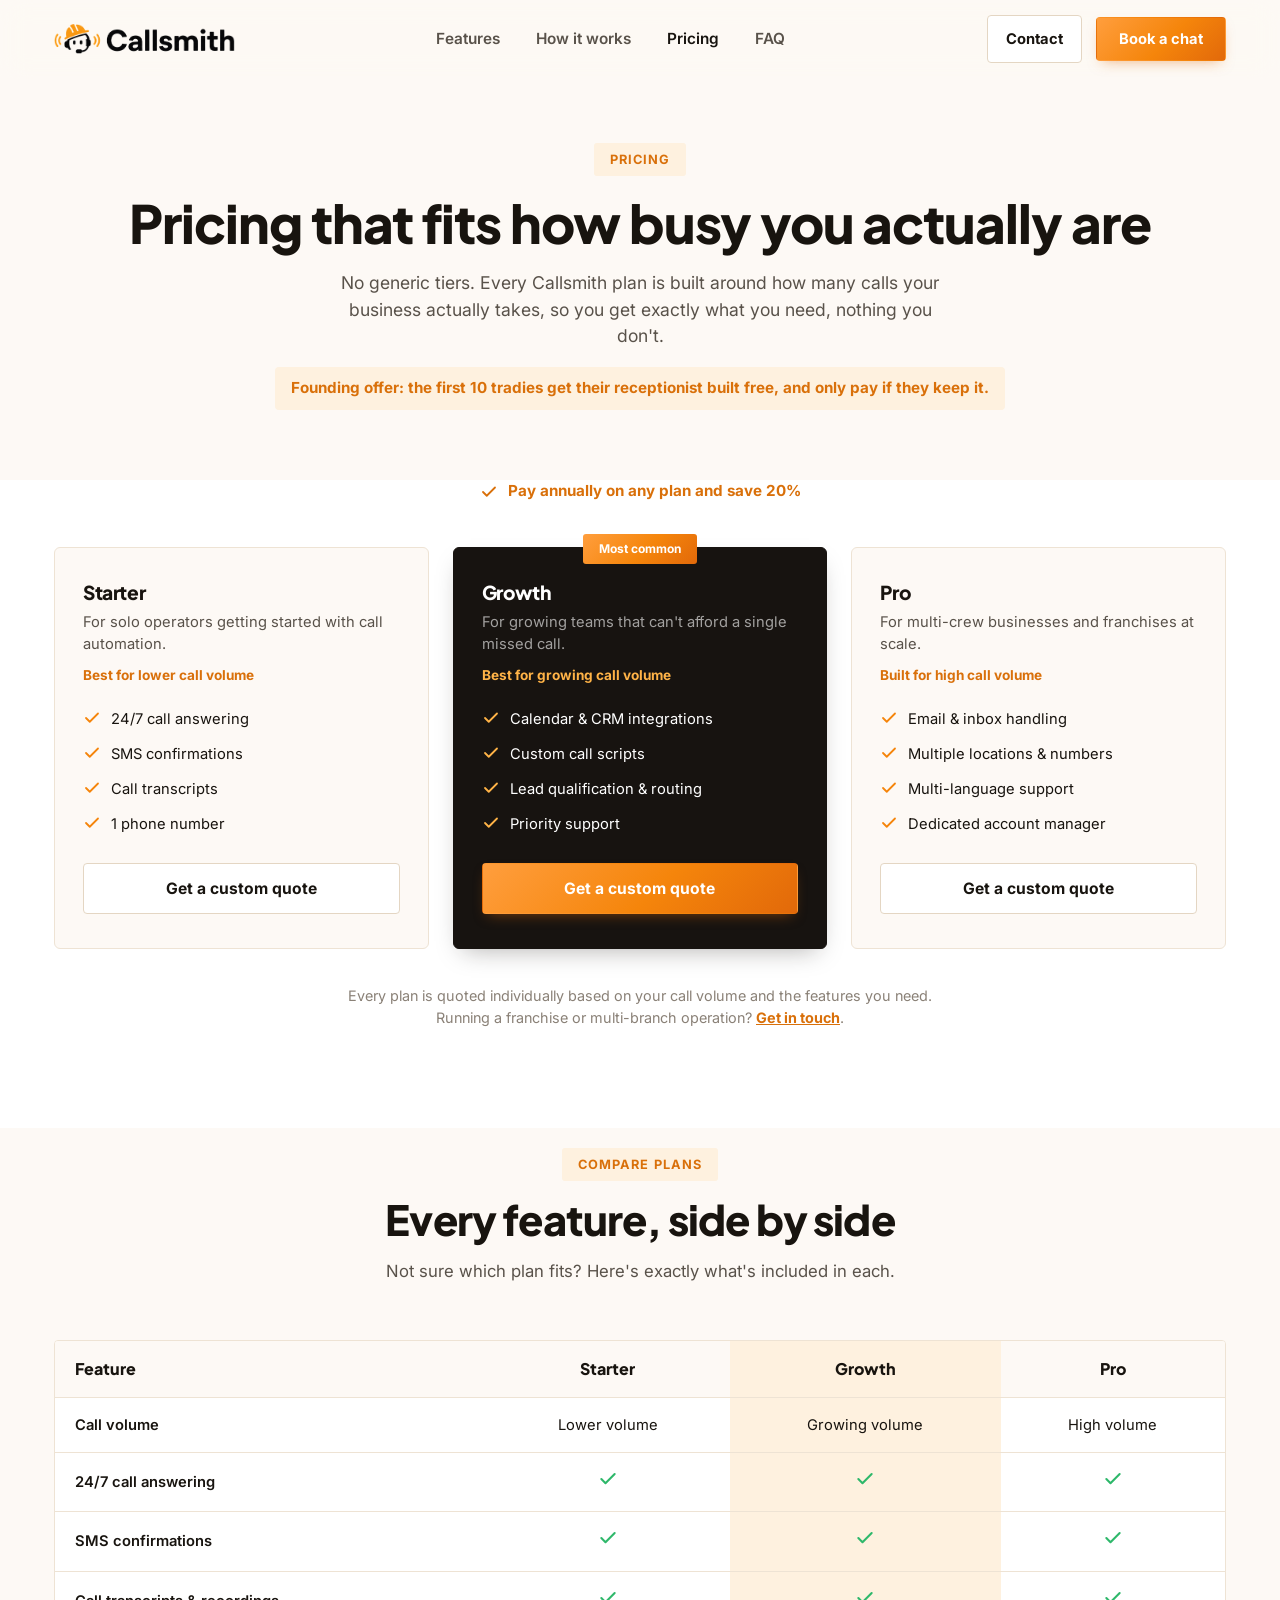
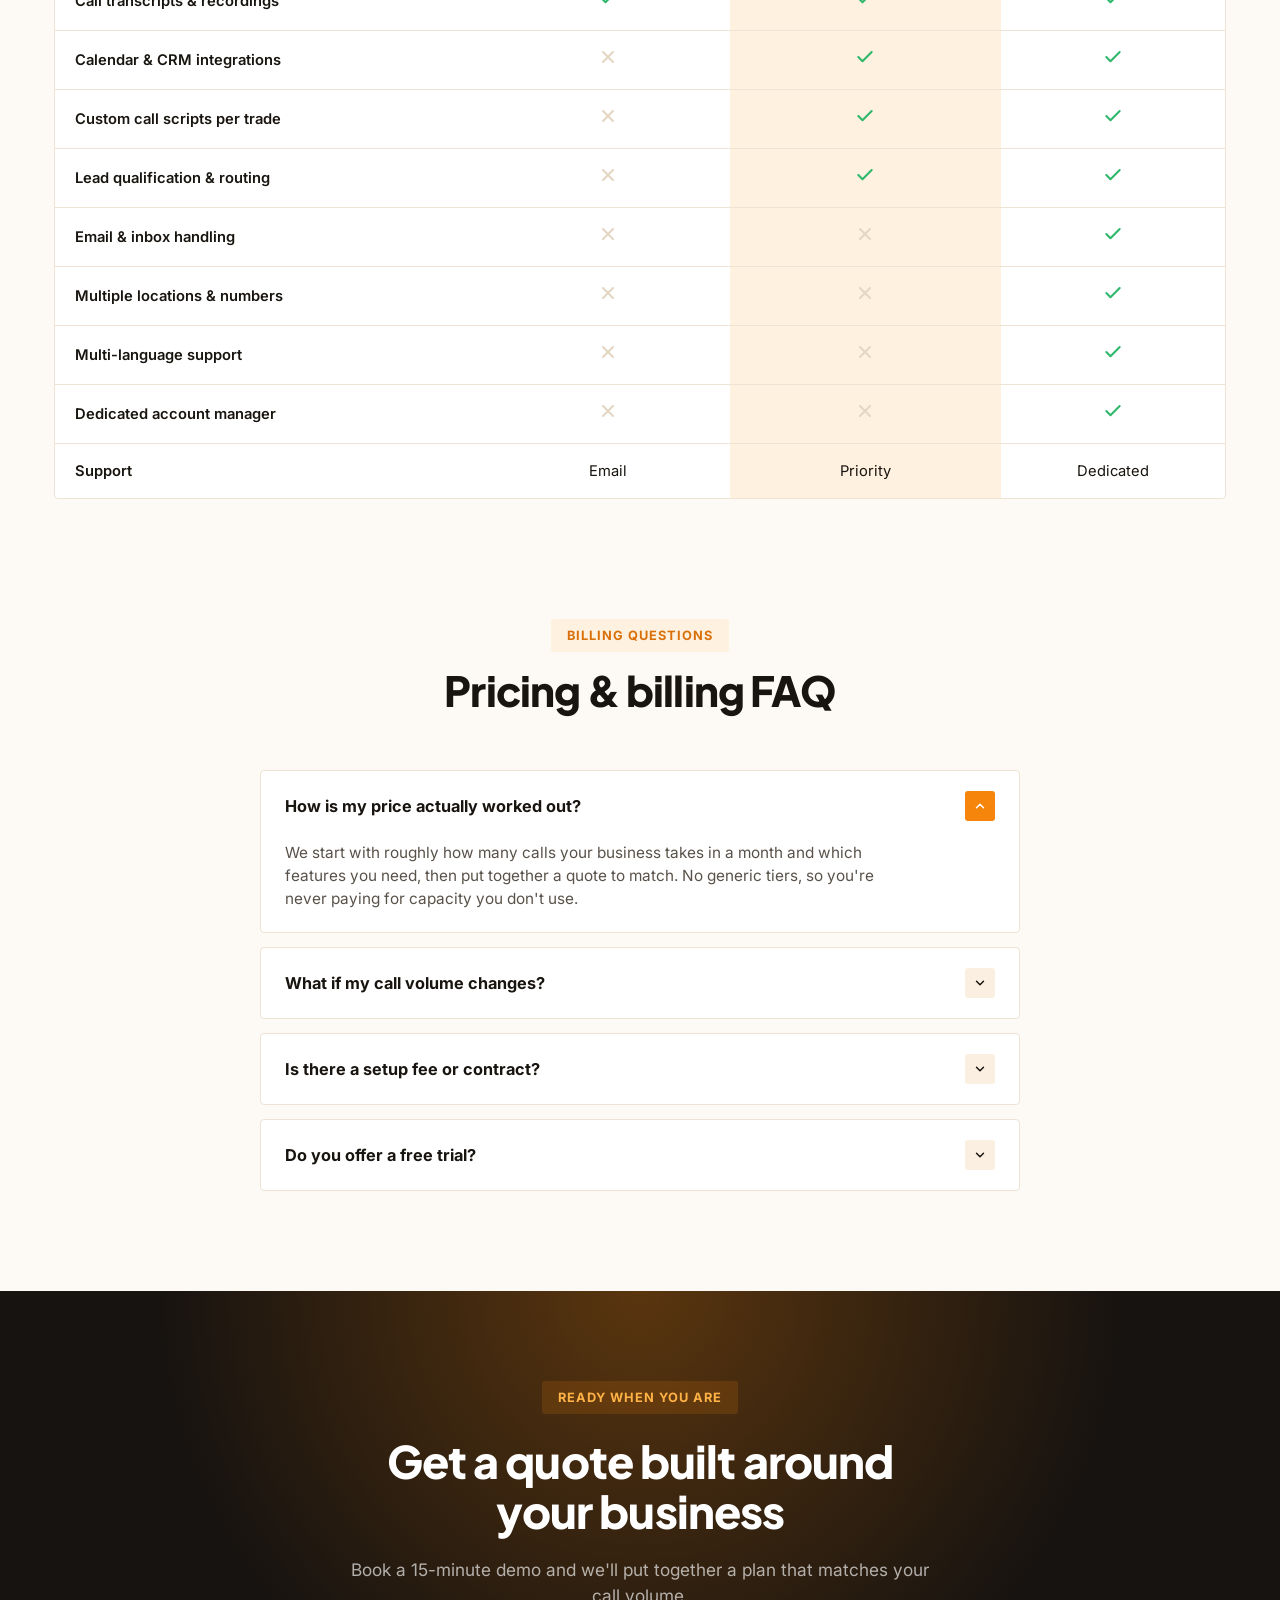
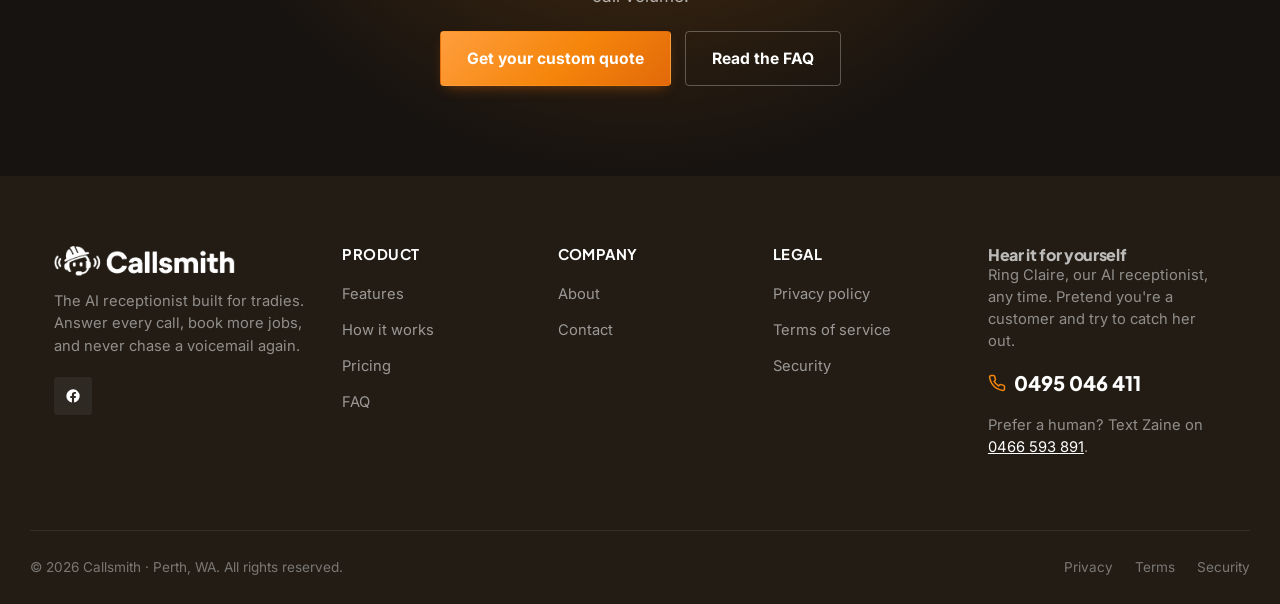
<file: pricing.html>
<!DOCTYPE html>
<html lang="en">
<head>
<meta charset="UTF-8">
<meta name="viewport" content="width=device-width, initial-scale=1.0">
<title>Pricing | Callsmith</title>
<meta name="description" content="Callsmith pricing is tailored to your call volume, so you only pay for what your business actually needs. No lock-in contracts, 20% off annual billing.">
<meta name="theme-color" content="#F5850B">
<meta property="og:title" content="Pricing | Callsmith">
<meta property="og:description" content="No generic tiers. Callsmith pricing is built around how many calls and email enquiries your business actually takes.">
<meta property="og:type" content="website">
<link rel="icon" type="image/png" href="assets/favicon.png">
<link rel="apple-touch-icon" href="assets/favicon.png">
<link rel="preconnect" href="https://fonts.googleapis.com">
<link rel="preconnect" href="https://fonts.gstatic.com" crossorigin>
<link href="https://fonts.googleapis.com/css2?family=Inter:wght@400;500;600;700&family=Plus+Jakarta+Sans:wght@600;700;800&display=swap" rel="stylesheet">
<link rel="stylesheet" href="assets/styles.css?v=4">
</head>
<body>

<a href="#main" class="skip-link">Skip to content</a>

<header id="site-header">
  <div class="container nav-wrap">
    <a href="index.html" class="logo"><img src="assets/callsmith-logo-wordmark.png" alt="Callsmith"></a>
    <nav class="primary-nav">
      <a href="index.html#features">Features</a>
      <a href="index.html#how-it-works">How it works</a>
      <a href="pricing.html" class="active">Pricing</a>
      <a href="faq.html">FAQ</a>
    </nav>
    <div class="header-actions">
      <a href="contact.html" class="btn btn-secondary hide-mobile-btn" style="padding:12px 18px;">Contact</a>
      <button class="btn btn-primary" data-open-modal>Book a chat</button>
      <button class="burger" id="burgerBtn" aria-label="Toggle menu" aria-expanded="false"><span></span></button>
    </div>
  </div>
</header>
<div class="mobile-panel" id="mobilePanel">
  <div class="container">
    <a href="index.html#features" class="mnav-link">Features</a>
    <a href="index.html#how-it-works" class="mnav-link">How it works</a>
    <a href="pricing.html" class="mnav-link">Pricing</a>
    <a href="faq.html" class="mnav-link">FAQ</a>
    <a href="contact.html" class="mnav-link">Contact</a>
    <a class="btn btn-secondary btn-block" href="tel:+61495046411">Ring Claire: 0495 046 411</a>
    <button class="btn btn-primary btn-block" data-open-modal>Book a chat</button>
  </div>
</div>

<main id="main">

  <section class="page-hero">
    <div class="container">
      <span class="eyebrow">Pricing</span>
      <h1>Pricing that fits how busy you actually are</h1>
      <p class="lead">No generic tiers. Every Callsmith plan is built around how many calls your business actually takes, so you get exactly what you need, nothing you don't.</p>
      <p class="founding-pill">Founding offer: the first 10 tradies get their receptionist built free, and only pay if they keep it.</p>
    </div>
  </section>

  <section class="pricing no-border" style="padding-top:0;">
    <div class="container">
      <div class="annual-note reveal">
        <svg viewBox="0 0 24 24" fill="none" stroke="currentColor" stroke-width="2.4" stroke-linecap="round" stroke-linejoin="round"><path d="M20 6L9 17l-5-5"/></svg>
        Pay annually on any plan and save 20%
      </div>
      <div class="pricing-grid">
        <div class="price-card reveal">
          <h3>Starter</h3>
          <p class="plan-desc">For solo operators getting started with call automation.</p>
          <p class="plan-fit">Best for lower call volume</p>
          <ul class="price-features">
            <li><svg viewBox="0 0 24 24" fill="none" stroke="currentColor" stroke-width="2.4" stroke-linecap="round" stroke-linejoin="round"><path d="M20 6L9 17l-5-5"/></svg>24/7 call answering</li>
            <li><svg viewBox="0 0 24 24" fill="none" stroke="currentColor" stroke-width="2.4" stroke-linecap="round" stroke-linejoin="round"><path d="M20 6L9 17l-5-5"/></svg>SMS confirmations</li>
            <li><svg viewBox="0 0 24 24" fill="none" stroke="currentColor" stroke-width="2.4" stroke-linecap="round" stroke-linejoin="round"><path d="M20 6L9 17l-5-5"/></svg>Call transcripts</li>
            <li><svg viewBox="0 0 24 24" fill="none" stroke="currentColor" stroke-width="2.4" stroke-linecap="round" stroke-linejoin="round"><path d="M20 6L9 17l-5-5"/></svg>1 phone number</li>
          </ul>
          <button class="btn btn-secondary btn-block" data-open-modal>Get a custom quote</button>
        </div>
        <div class="price-card popular reveal">
          <span class="popular-tag">Most common</span>
          <h3>Growth</h3>
          <p class="plan-desc">For growing teams that can't afford a single missed call.</p>
          <p class="plan-fit">Best for growing call volume</p>
          <ul class="price-features">
            <li><svg viewBox="0 0 24 24" fill="none" stroke="currentColor" stroke-width="2.4" stroke-linecap="round" stroke-linejoin="round"><path d="M20 6L9 17l-5-5"/></svg>Calendar &amp; CRM integrations</li>
            <li><svg viewBox="0 0 24 24" fill="none" stroke="currentColor" stroke-width="2.4" stroke-linecap="round" stroke-linejoin="round"><path d="M20 6L9 17l-5-5"/></svg>Custom call scripts</li>
            <li><svg viewBox="0 0 24 24" fill="none" stroke="currentColor" stroke-width="2.4" stroke-linecap="round" stroke-linejoin="round"><path d="M20 6L9 17l-5-5"/></svg>Lead qualification &amp; routing</li>
            <li><svg viewBox="0 0 24 24" fill="none" stroke="currentColor" stroke-width="2.4" stroke-linecap="round" stroke-linejoin="round"><path d="M20 6L9 17l-5-5"/></svg>Priority support</li>
          </ul>
          <button class="btn btn-primary btn-block" data-open-modal>Get a custom quote</button>
        </div>
        <div class="price-card reveal">
          <h3>Pro</h3>
          <p class="plan-desc">For multi-crew businesses and franchises at scale.</p>
          <p class="plan-fit">Built for high call volume</p>
          <ul class="price-features">
            <li><svg viewBox="0 0 24 24" fill="none" stroke="currentColor" stroke-width="2.4" stroke-linecap="round" stroke-linejoin="round"><path d="M20 6L9 17l-5-5"/></svg>Email &amp; inbox handling</li>
            <li><svg viewBox="0 0 24 24" fill="none" stroke="currentColor" stroke-width="2.4" stroke-linecap="round" stroke-linejoin="round"><path d="M20 6L9 17l-5-5"/></svg>Multiple locations &amp; numbers</li>
            <li><svg viewBox="0 0 24 24" fill="none" stroke="currentColor" stroke-width="2.4" stroke-linecap="round" stroke-linejoin="round"><path d="M20 6L9 17l-5-5"/></svg>Multi-language support</li>
            <li><svg viewBox="0 0 24 24" fill="none" stroke="currentColor" stroke-width="2.4" stroke-linecap="round" stroke-linejoin="round"><path d="M20 6L9 17l-5-5"/></svg>Dedicated account manager</li>
          </ul>
          <button class="btn btn-secondary btn-block" data-open-modal>Get a custom quote</button>
        </div>
      </div>
      <p class="pricing-note">Every plan is quoted individually based on your call volume and the features you need. Running a franchise or multi-branch operation? <a href="contact.html" style="color:var(--orange-dark);font-weight:700;text-decoration:underline;">Get in touch</a>.</p>
    </div>
  </section>

  <!-- ===== Full comparison table ===== -->
  <section class="compare-section">
    <div class="container">
      <div class="section-head reveal">
        <span class="eyebrow">Compare plans</span>
        <h2>Every feature, side by side</h2>
        <p>Not sure which plan fits? Here's exactly what's included in each.</p>
      </div>
      <div class="compare-wrap reveal">
        <table class="compare-table">
          <thead>
            <tr>
              <th>Feature</th>
              <th class="center">Starter</th>
              <th class="center col-popular">Growth</th>
              <th class="center">Pro</th>
            </tr>
          </thead>
          <tbody>
            <tr>
              <td class="feat-name">Call volume</td>
              <td class="center">Lower volume</td>
              <td class="center col-popular">Growing volume</td>
              <td class="center">High volume</td>
            </tr>
            <tr>
              <td class="feat-name">24/7 call answering</td>
              <td class="center"><svg class="yes" viewBox="0 0 24 24" fill="none" stroke="currentColor" stroke-width="2.5" stroke-linecap="round" stroke-linejoin="round"><path d="M20 6L9 17l-5-5"/></svg></td>
              <td class="center col-popular"><svg class="yes" viewBox="0 0 24 24" fill="none" stroke="currentColor" stroke-width="2.5" stroke-linecap="round" stroke-linejoin="round"><path d="M20 6L9 17l-5-5"/></svg></td>
              <td class="center"><svg class="yes" viewBox="0 0 24 24" fill="none" stroke="currentColor" stroke-width="2.5" stroke-linecap="round" stroke-linejoin="round"><path d="M20 6L9 17l-5-5"/></svg></td>
            </tr>
            <tr>
              <td class="feat-name">SMS confirmations</td>
              <td class="center"><svg class="yes" viewBox="0 0 24 24" fill="none" stroke="currentColor" stroke-width="2.5" stroke-linecap="round" stroke-linejoin="round"><path d="M20 6L9 17l-5-5"/></svg></td>
              <td class="center col-popular"><svg class="yes" viewBox="0 0 24 24" fill="none" stroke="currentColor" stroke-width="2.5" stroke-linecap="round" stroke-linejoin="round"><path d="M20 6L9 17l-5-5"/></svg></td>
              <td class="center"><svg class="yes" viewBox="0 0 24 24" fill="none" stroke="currentColor" stroke-width="2.5" stroke-linecap="round" stroke-linejoin="round"><path d="M20 6L9 17l-5-5"/></svg></td>
            </tr>
            <tr>
              <td class="feat-name">Call transcripts &amp; recordings</td>
              <td class="center"><svg class="yes" viewBox="0 0 24 24" fill="none" stroke="currentColor" stroke-width="2.5" stroke-linecap="round" stroke-linejoin="round"><path d="M20 6L9 17l-5-5"/></svg></td>
              <td class="center col-popular"><svg class="yes" viewBox="0 0 24 24" fill="none" stroke="currentColor" stroke-width="2.5" stroke-linecap="round" stroke-linejoin="round"><path d="M20 6L9 17l-5-5"/></svg></td>
              <td class="center"><svg class="yes" viewBox="0 0 24 24" fill="none" stroke="currentColor" stroke-width="2.5" stroke-linecap="round" stroke-linejoin="round"><path d="M20 6L9 17l-5-5"/></svg></td>
            </tr>
            <tr>
              <td class="feat-name">Calendar &amp; CRM integrations</td>
              <td class="center"><svg class="no" viewBox="0 0 24 24" fill="none" stroke="currentColor" stroke-width="2.5" stroke-linecap="round" stroke-linejoin="round"><path d="M18 6L6 18M6 6l12 12"/></svg></td>
              <td class="center col-popular"><svg class="yes" viewBox="0 0 24 24" fill="none" stroke="currentColor" stroke-width="2.5" stroke-linecap="round" stroke-linejoin="round"><path d="M20 6L9 17l-5-5"/></svg></td>
              <td class="center"><svg class="yes" viewBox="0 0 24 24" fill="none" stroke="currentColor" stroke-width="2.5" stroke-linecap="round" stroke-linejoin="round"><path d="M20 6L9 17l-5-5"/></svg></td>
            </tr>
            <tr>
              <td class="feat-name">Custom call scripts per trade</td>
              <td class="center"><svg class="no" viewBox="0 0 24 24" fill="none" stroke="currentColor" stroke-width="2.5" stroke-linecap="round" stroke-linejoin="round"><path d="M18 6L6 18M6 6l12 12"/></svg></td>
              <td class="center col-popular"><svg class="yes" viewBox="0 0 24 24" fill="none" stroke="currentColor" stroke-width="2.5" stroke-linecap="round" stroke-linejoin="round"><path d="M20 6L9 17l-5-5"/></svg></td>
              <td class="center"><svg class="yes" viewBox="0 0 24 24" fill="none" stroke="currentColor" stroke-width="2.5" stroke-linecap="round" stroke-linejoin="round"><path d="M20 6L9 17l-5-5"/></svg></td>
            </tr>
            <tr>
              <td class="feat-name">Lead qualification &amp; routing</td>
              <td class="center"><svg class="no" viewBox="0 0 24 24" fill="none" stroke="currentColor" stroke-width="2.5" stroke-linecap="round" stroke-linejoin="round"><path d="M18 6L6 18M6 6l12 12"/></svg></td>
              <td class="center col-popular"><svg class="yes" viewBox="0 0 24 24" fill="none" stroke="currentColor" stroke-width="2.5" stroke-linecap="round" stroke-linejoin="round"><path d="M20 6L9 17l-5-5"/></svg></td>
              <td class="center"><svg class="yes" viewBox="0 0 24 24" fill="none" stroke="currentColor" stroke-width="2.5" stroke-linecap="round" stroke-linejoin="round"><path d="M20 6L9 17l-5-5"/></svg></td>
            </tr>
            <tr>
              <td class="feat-name">Email &amp; inbox handling</td>
              <td class="center"><svg class="no" viewBox="0 0 24 24" fill="none" stroke="currentColor" stroke-width="2.5" stroke-linecap="round" stroke-linejoin="round"><path d="M18 6L6 18M6 6l12 12"/></svg></td>
              <td class="center col-popular"><svg class="no" viewBox="0 0 24 24" fill="none" stroke="currentColor" stroke-width="2.5" stroke-linecap="round" stroke-linejoin="round"><path d="M18 6L6 18M6 6l12 12"/></svg></td>
              <td class="center"><svg class="yes" viewBox="0 0 24 24" fill="none" stroke="currentColor" stroke-width="2.5" stroke-linecap="round" stroke-linejoin="round"><path d="M20 6L9 17l-5-5"/></svg></td>
            </tr>
            <tr>
              <td class="feat-name">Multiple locations &amp; numbers</td>
              <td class="center"><svg class="no" viewBox="0 0 24 24" fill="none" stroke="currentColor" stroke-width="2.5" stroke-linecap="round" stroke-linejoin="round"><path d="M18 6L6 18M6 6l12 12"/></svg></td>
              <td class="center col-popular"><svg class="no" viewBox="0 0 24 24" fill="none" stroke="currentColor" stroke-width="2.5" stroke-linecap="round" stroke-linejoin="round"><path d="M18 6L6 18M6 6l12 12"/></svg></td>
              <td class="center"><svg class="yes" viewBox="0 0 24 24" fill="none" stroke="currentColor" stroke-width="2.5" stroke-linecap="round" stroke-linejoin="round"><path d="M20 6L9 17l-5-5"/></svg></td>
            </tr>
            <tr>
              <td class="feat-name">Multi-language support</td>
              <td class="center"><svg class="no" viewBox="0 0 24 24" fill="none" stroke="currentColor" stroke-width="2.5" stroke-linecap="round" stroke-linejoin="round"><path d="M18 6L6 18M6 6l12 12"/></svg></td>
              <td class="center col-popular"><svg class="no" viewBox="0 0 24 24" fill="none" stroke="currentColor" stroke-width="2.5" stroke-linecap="round" stroke-linejoin="round"><path d="M18 6L6 18M6 6l12 12"/></svg></td>
              <td class="center"><svg class="yes" viewBox="0 0 24 24" fill="none" stroke="currentColor" stroke-width="2.5" stroke-linecap="round" stroke-linejoin="round"><path d="M20 6L9 17l-5-5"/></svg></td>
            </tr>
            <tr>
              <td class="feat-name">Dedicated account manager</td>
              <td class="center"><svg class="no" viewBox="0 0 24 24" fill="none" stroke="currentColor" stroke-width="2.5" stroke-linecap="round" stroke-linejoin="round"><path d="M18 6L6 18M6 6l12 12"/></svg></td>
              <td class="center col-popular"><svg class="no" viewBox="0 0 24 24" fill="none" stroke="currentColor" stroke-width="2.5" stroke-linecap="round" stroke-linejoin="round"><path d="M18 6L6 18M6 6l12 12"/></svg></td>
              <td class="center"><svg class="yes" viewBox="0 0 24 24" fill="none" stroke="currentColor" stroke-width="2.5" stroke-linecap="round" stroke-linejoin="round"><path d="M20 6L9 17l-5-5"/></svg></td>
            </tr>
            <tr>
              <td class="feat-name">Support</td>
              <td class="center">Email</td>
              <td class="center col-popular">Priority</td>
              <td class="center">Dedicated</td>
            </tr>
          </tbody>
        </table>
      </div>
    </div>
  </section>

  <!-- ===== Pricing FAQ ===== -->
  <section class="faq no-top-pad">
    <div class="container">
      <div class="section-head reveal">
        <span class="eyebrow">Billing questions</span>
        <h2>Pricing &amp; billing FAQ</h2>
      </div>
      <div class="faq-list">
        <details class="faq-item reveal" open>
          <summary>How is my price actually worked out?<span class="chev"><svg viewBox="0 0 24 24" fill="none" stroke="currentColor" stroke-width="2.5" stroke-linecap="round" stroke-linejoin="round"><path d="M6 9l6 6 6-6"/></svg></span></summary>
          <div class="faq-body">We start with roughly how many calls your business takes in a month and which features you need, then put together a quote to match. No generic tiers, so you're never paying for capacity you don't use.</div>
        </details>
        <details class="faq-item reveal">
          <summary>What if my call volume changes?<span class="chev"><svg viewBox="0 0 24 24" fill="none" stroke="currentColor" stroke-width="2.5" stroke-linecap="round" stroke-linejoin="round"><path d="M6 9l6 6 6-6"/></svg></span></summary>
          <div class="faq-body">We'll never cut your calls off. If your volume grows or drops for a while, get in touch and we'll adjust your plan to match, no surprise fees.</div>
        </details>
        <details class="faq-item reveal">
          <summary>Is there a setup fee or contract?<span class="chev"><svg viewBox="0 0 24 24" fill="none" stroke="currentColor" stroke-width="2.5" stroke-linecap="round" stroke-linejoin="round"><path d="M6 9l6 6 6-6"/></svg></span></summary>
          <div class="faq-body">Currently we have no setup fee, and no lock-in contract on any plan. Billed monthly you can cancel any time; pay annually instead and get 20% off.</div>
        </details>
        <details class="faq-item reveal">
          <summary>Do you offer a free trial?<span class="chev"><svg viewBox="0 0 24 24" fill="none" stroke="currentColor" stroke-width="2.5" stroke-linecap="round" stroke-linejoin="round"><path d="M6 9l6 6 6-6"/></svg></span></summary>
          <div class="faq-body">In your setup meeting we'll build a custom AI receptionist for your business so you can call in and talk to it yourself before it goes live. Beyond that, every plan is billed monthly, so you can walk away any time if it's not for you.</div>
        </details>
      </div>
    </div>
  </section>

  <section class="final-cta">
    <div class="container inner">
      <span class="eyebrow on-dark">Ready when you are</span>
      <h2>Get a quote built around your business</h2>
      <p>Book a 15-minute demo and we'll put together a plan that matches your call volume.</p>
      <div class="btn-row">
        <button class="btn btn-primary" data-open-modal>Get your custom quote</button>
        <a href="faq.html" class="btn btn-ghost-dark">Read the FAQ</a>
      </div>
    </div>
  </section>

</main>

<footer>
  <div class="container footer-grid">
    <div class="footer-brand">
      <a href="index.html" class="logo"><img src="assets/callsmith-logo-wordmark.png" alt="Callsmith" style="filter:brightness(0) invert(1);"></a>
      <p>The AI receptionist built for tradies. Answer every call, book more jobs, and never chase a voicemail again.</p>
      <div class="footer-social">
        <a href="https://www.facebook.com/1407964329061611" aria-label="Callsmith on Facebook" target="_blank" rel="noopener"><svg viewBox="0 0 24 24" fill="currentColor"><path d="M22 12a10 10 0 1 0-11.6 9.9v-7H7.9V12h2.5V9.8c0-2.5 1.5-3.9 3.8-3.9 1.1 0 2.2.2 2.2.2v2.4h-1.2c-1.2 0-1.6.8-1.6 1.6V12h2.8l-.4 2.9h-2.4v7A10 10 0 0 0 22 12z"/></svg></a>
      </div>
    </div>
    <div class="footer-col">
      <h4>Product</h4>
      <ul>
        <li><a href="index.html#features">Features</a></li>
        <li><a href="index.html#how-it-works">How it works</a></li>
        <li><a href="pricing.html">Pricing</a></li>
        <li><a href="faq.html">FAQ</a></li>
      </ul>
    </div>
    <div class="footer-col">
      <h4>Company</h4>
      <ul>
        <li><a href="about.html">About</a></li>
        <li><a href="contact.html">Contact</a></li>
      </ul>
    </div>
    <div class="footer-col">
      <h4>Legal</h4>
      <ul>
        <li><a href="privacy-policy.html">Privacy policy</a></li>
        <li><a href="terms-of-service.html">Terms of service</a></li>
        <li><a href="security.html">Security</a></li>
      </ul>
    </div>
    <div class="footer-newsletter">
      <h4>Hear it for yourself</h4>
      <p>Ring Claire, our AI receptionist, any time. Pretend you're a customer and try to catch her out.</p>
      <a class="footer-call" href="tel:+61495046411"><svg viewBox="0 0 24 24" fill="none" stroke="currentColor" stroke-width="2" stroke-linecap="round" stroke-linejoin="round"><path d="M22 16.92v3a2 2 0 0 1-2.18 2 19.79 19.79 0 0 1-8.63-3.07 19.5 19.5 0 0 1-6-6 19.79 19.79 0 0 1-3.07-8.67A2 2 0 0 1 4.11 2h3a2 2 0 0 1 2 1.72c.127.96.362 1.903.7 2.81a2 2 0 0 1-.45 2.11L8.09 9.91a16 16 0 0 0 6 6l1.27-1.27a2 2 0 0 1 2.11-.45c.907.338 1.85.573 2.81.7A2 2 0 0 1 22 16.92z"/></svg>0495 046 411</a>
      <p class="newsletter-note">Prefer a human? Text Zaine on <a href="sms:+61466593891">0466 593 891</a>.</p>
    </div>
  </div>
  <div class="container footer-bottom">
    <span>&copy; <span id="year"></span> Callsmith · Perth, WA. All rights reserved.</span>
    <div class="footer-bottom-links">
      <a href="privacy-policy.html">Privacy</a>
      <a href="terms-of-service.html">Terms</a>
      <a href="security.html">Security</a>
    </div>
  </div>
</footer>

<div class="modal-overlay" id="modalOverlay">
  <div class="modal">
    <button class="modal-close" id="modalClose" aria-label="Close"><svg viewBox="0 0 24 24" fill="none" stroke="currentColor" stroke-width="2.4" stroke-linecap="round" stroke-linejoin="round"><path d="M18 6L6 18M6 6l12 12"/></svg></button>
    <div id="formWrap">
      <h3>Book a 15-min chat with Zaine</h3>
      <p class="modal-sub">Two ways to do it. Pick whichever suits you.</p>
      <a class="btn btn-primary btn-block" href="tel:+61495046411"><svg viewBox="0 0 24 24" fill="none" stroke="currentColor" stroke-width="2" stroke-linecap="round" stroke-linejoin="round"><path d="M22 16.92v3a2 2 0 0 1-2.18 2 19.79 19.79 0 0 1-8.63-3.07 19.5 19.5 0 0 1-6-6 19.79 19.79 0 0 1-3.07-8.67A2 2 0 0 1 4.11 2h3a2 2 0 0 1 2 1.72c.127.96.362 1.903.7 2.81a2 2 0 0 1-.45 2.11L8.09 9.91a16 16 0 0 0 6 6l1.27-1.27a2 2 0 0 1 2.11-.45c.907.338 1.85.573 2.81.7A2 2 0 0 1 22 16.92z"/></svg> Ring Claire: 0495 046 411</a>
      <p class="modal-mini">Claire is our AI receptionist. Ring her any time, hear what she can do, and she'll book you in with Zaine.</p>
      <div class="modal-divider"><span>or send Zaine your details</span></div>
      <form id="demoForm">
        <div class="form-cols">
          <div class="form-row">
            <label for="fname">Your name</label>
            <input type="text" id="fname" required>
          </div>
          <div class="form-row">
            <label for="fphone">Mobile</label>
            <input type="tel" id="fphone" required>
          </div>
        </div>
        <div class="form-row">
          <label for="fbusiness">Business name</label>
          <input type="text" id="fbusiness" required>
        </div>
        <div class="form-cols">
          <div class="form-row">
            <label for="ftrade">Trade</label>
            <select id="ftrade" required>
              <option value="">Select your trade</option>
              <option>Electrician</option>
              <option>Plumber</option>
              <option>Air conditioning</option>
              <option>Other trade</option>
            </select>
          </div>
          <div class="form-row">
            <label for="ftime">Best time to chat</label>
            <select id="ftime">
              <option>Early (before 8am)</option>
              <option>Smoko / lunch</option>
              <option>Arvo (after 3pm)</option>
              <option>Evening</option>
            </select>
          </div>
        </div>
        <button type="submit" class="btn btn-secondary btn-block">Send to Zaine</button>
        <p class="modal-mini">This opens a text to Zaine (or an email on a computer) with your details filled in. Just hit send.</p>
      </form>
    </div>
    <div class="form-success" id="formSuccess">
      <div class="success-icon"><svg viewBox="0 0 24 24" fill="none" stroke="currentColor" stroke-width="2.4" stroke-linecap="round" stroke-linejoin="round"><path d="M20 6L9 17l-5-5"/></svg></div>
      <h3>Nearly there</h3>
      <p class="modal-sub">Your message to Zaine should be open and ready. Hit send and he'll get back to you to lock in a time. Nothing opened? Text him on <a href="sms:+61466593891" style="font-weight:700;text-decoration:underline;">0466 593 891</a> or email <a href="mailto:zaine.michael.thorp@gmail.com" style="font-weight:700;text-decoration:underline;">zaine.michael.thorp@gmail.com</a>.</p>
      <button class="btn btn-secondary btn-block" id="closeSuccess">Close</button>
    </div>
  </div>
</div>

<button class="back-to-top" id="backToTop" aria-label="Back to top">
  <svg viewBox="0 0 24 24" fill="none" stroke="currentColor" stroke-width="2.4" stroke-linecap="round" stroke-linejoin="round"><path d="M12 19V5M5 12l7-7 7 7"/></svg>
</button>

<script src="assets/site.js?v=4"></script>
</body>
</html>
</file>
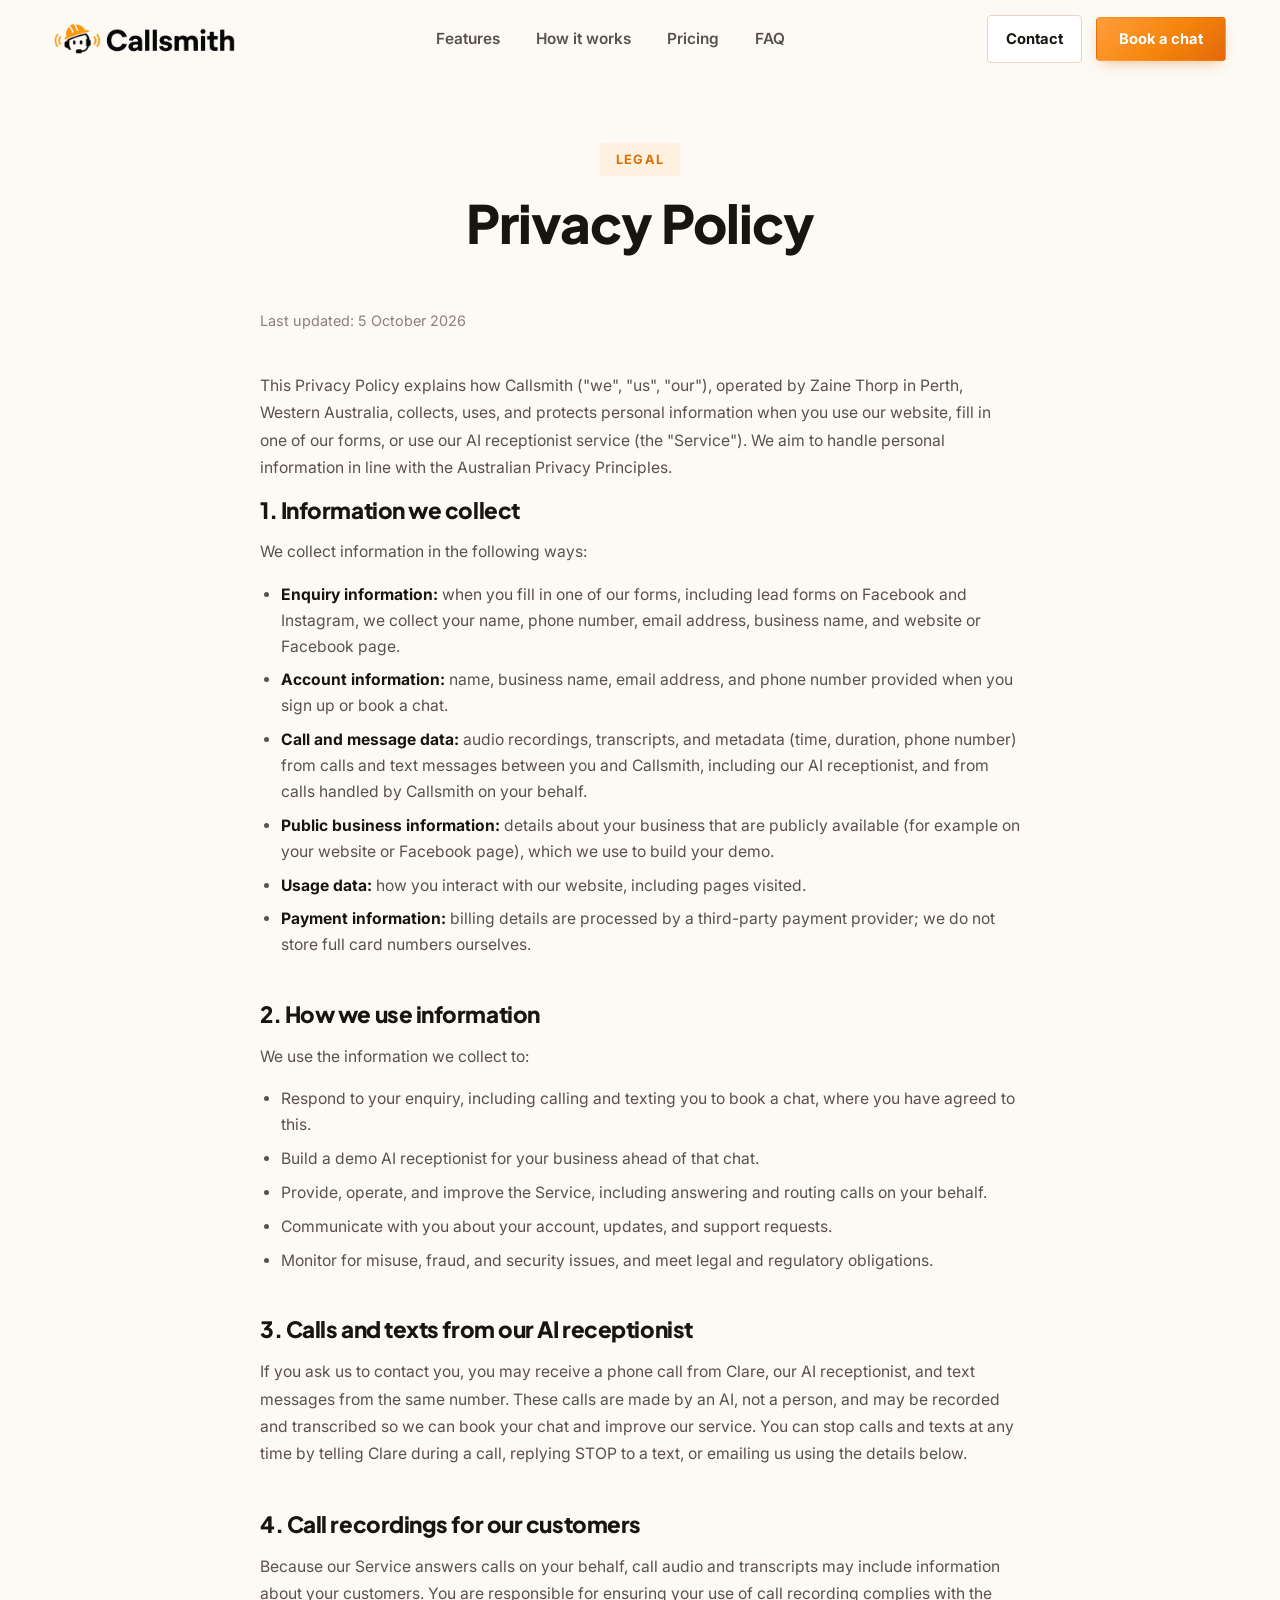
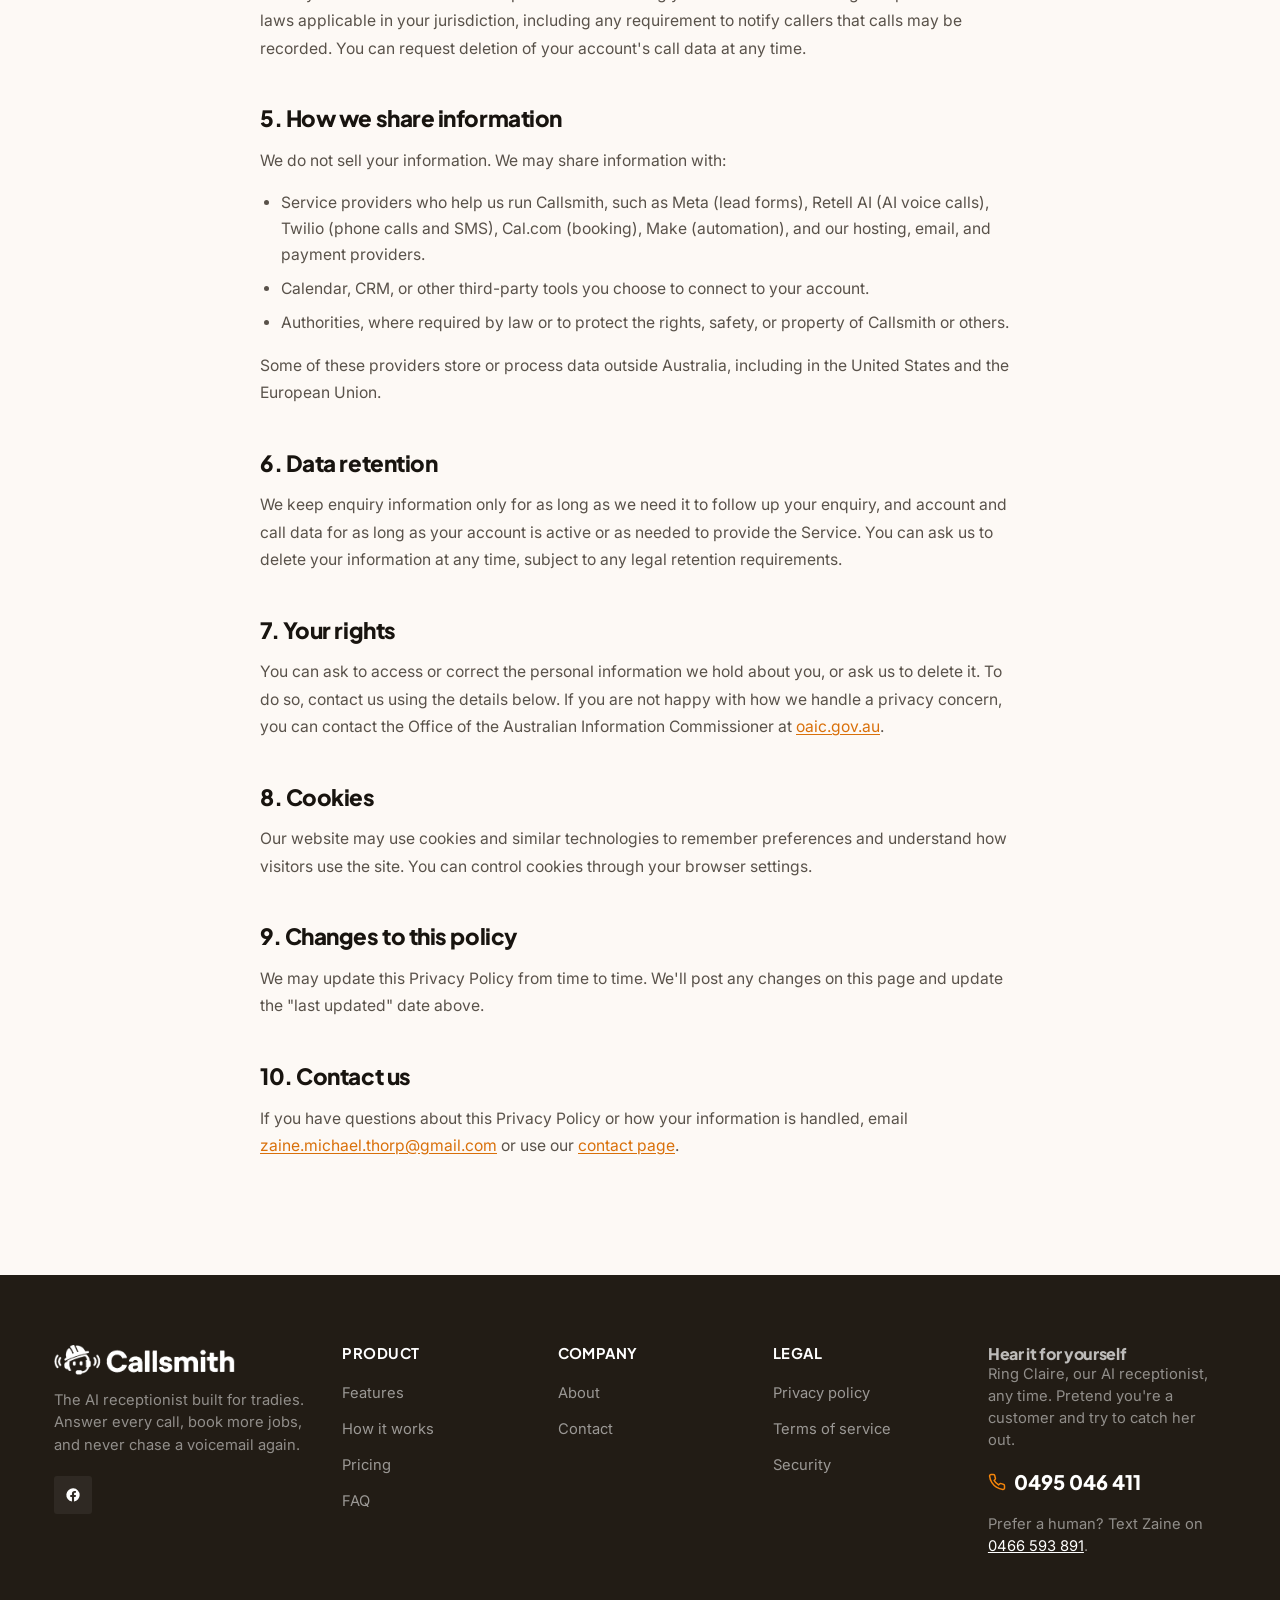
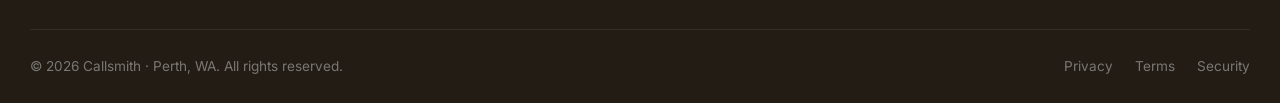
<file: privacy-policy.html>
<!DOCTYPE html>
<html lang="en">
<head>
<meta charset="UTF-8">
<meta name="viewport" content="width=device-width, initial-scale=1.0">
<title>Privacy Policy | Callsmith</title>
<meta name="description" content="How Callsmith collects, uses, and protects your information.">
<meta name="theme-color" content="#F5850B">
<link rel="icon" type="image/png" href="assets/favicon.png">
<link rel="apple-touch-icon" href="assets/favicon.png">
<link rel="preconnect" href="https://fonts.googleapis.com">
<link rel="preconnect" href="https://fonts.gstatic.com" crossorigin>
<link href="https://fonts.googleapis.com/css2?family=Inter:wght@400;500;600;700&family=Plus+Jakarta+Sans:wght@600;700;800&display=swap" rel="stylesheet">
<link rel="stylesheet" href="assets/styles.css?v=4">
</head>
<body>
<!--
  Placeholder legal content. This is generic boilerplate to fill out the site
  structure. Have a qualified lawyer review and tailor this before publishing.
-->

<a href="#main" class="skip-link">Skip to content</a>

<header id="site-header">
  <div class="container nav-wrap">
    <a href="index.html" class="logo"><img src="assets/callsmith-logo-wordmark.png" alt="Callsmith"></a>
    <nav class="primary-nav">
      <a href="index.html#features">Features</a>
      <a href="index.html#how-it-works">How it works</a>
      <a href="pricing.html">Pricing</a>
      <a href="faq.html">FAQ</a>
    </nav>
    <div class="header-actions">
      <a href="contact.html" class="btn btn-secondary hide-mobile-btn" style="padding:12px 18px;">Contact</a>
      <button class="btn btn-primary" data-open-modal>Book a chat</button>
      <button class="burger" id="burgerBtn" aria-label="Toggle menu" aria-expanded="false"><span></span></button>
    </div>
  </div>
</header>
<div class="mobile-panel" id="mobilePanel">
  <div class="container">
    <a href="index.html#features" class="mnav-link">Features</a>
    <a href="index.html#how-it-works" class="mnav-link">How it works</a>
    <a href="pricing.html" class="mnav-link">Pricing</a>
    <a href="faq.html" class="mnav-link">FAQ</a>
    <a href="contact.html" class="mnav-link">Contact</a>
    <a class="btn btn-secondary btn-block" href="tel:+61495046411">Ring Claire: 0495 046 411</a>
    <button class="btn btn-primary btn-block" data-open-modal>Book a chat</button>
  </div>
</div>

<main id="main">

  <section class="page-hero" style="padding-bottom:20px;">
    <div class="container">
      <span class="eyebrow">Legal</span>
      <h1>Privacy Policy</h1>
    </div>
  </section>

  <section class="prose-section">
    <div class="container">
      <div class="prose">
        <span class="updated">Last updated: 5 October 2026</span>

        <p>This Privacy Policy explains how Callsmith ("we", "us", "our"), operated by Zaine Thorp in Perth, Western Australia, collects, uses, and protects personal information when you use our website, fill in one of our forms, or use our AI receptionist service (the "Service"). We aim to handle personal information in line with the Australian Privacy Principles.</p>

        <h2>1. Information we collect</h2>
        <p>We collect information in the following ways:</p>
        <ul>
          <li><strong>Enquiry information:</strong> when you fill in one of our forms, including lead forms on Facebook and Instagram, we collect your name, phone number, email address, business name, and website or Facebook page.</li>
          <li><strong>Account information:</strong> name, business name, email address, and phone number provided when you sign up or book a chat.</li>
          <li><strong>Call and message data:</strong> audio recordings, transcripts, and metadata (time, duration, phone number) from calls and text messages between you and Callsmith, including our AI receptionist, and from calls handled by Callsmith on your behalf.</li>
          <li><strong>Public business information:</strong> details about your business that are publicly available (for example on your website or Facebook page), which we use to build your demo.</li>
          <li><strong>Usage data:</strong> how you interact with our website, including pages visited.</li>
          <li><strong>Payment information:</strong> billing details are processed by a third-party payment provider; we do not store full card numbers ourselves.</li>
        </ul>

        <h2>2. How we use information</h2>
        <p>We use the information we collect to:</p>
        <ul>
          <li>Respond to your enquiry, including calling and texting you to book a chat, where you have agreed to this.</li>
          <li>Build a demo AI receptionist for your business ahead of that chat.</li>
          <li>Provide, operate, and improve the Service, including answering and routing calls on your behalf.</li>
          <li>Communicate with you about your account, updates, and support requests.</li>
          <li>Monitor for misuse, fraud, and security issues, and meet legal and regulatory obligations.</li>
        </ul>

        <h2>3. Calls and texts from our AI receptionist</h2>
        <p>If you ask us to contact you, you may receive a phone call from Clare, our AI receptionist, and text messages from the same number. These calls are made by an AI, not a person, and may be recorded and transcribed so we can book your chat and improve our service. You can stop calls and texts at any time by telling Clare during a call, replying STOP to a text, or emailing us using the details below.</p>

        <h2>4. Call recordings for our customers</h2>
        <p>Because our Service answers calls on your behalf, call audio and transcripts may include information about your customers. You are responsible for ensuring your use of call recording complies with the laws applicable in your jurisdiction, including any requirement to notify callers that calls may be recorded. You can request deletion of your account's call data at any time.</p>

        <h2>5. How we share information</h2>
        <p>We do not sell your information. We may share information with:</p>
        <ul>
          <li>Service providers who help us run Callsmith, such as Meta (lead forms), Retell AI (AI voice calls), Twilio (phone calls and SMS), Cal.com (booking), Make (automation), and our hosting, email, and payment providers.</li>
          <li>Calendar, CRM, or other third-party tools you choose to connect to your account.</li>
          <li>Authorities, where required by law or to protect the rights, safety, or property of Callsmith or others.</li>
        </ul>
        <p>Some of these providers store or process data outside Australia, including in the United States and the European Union.</p>

        <h2>6. Data retention</h2>
        <p>We keep enquiry information only for as long as we need it to follow up your enquiry, and account and call data for as long as your account is active or as needed to provide the Service. You can ask us to delete your information at any time, subject to any legal retention requirements.</p>

        <h2>7. Your rights</h2>
        <p>You can ask to access or correct the personal information we hold about you, or ask us to delete it. To do so, contact us using the details below. If you are not happy with how we handle a privacy concern, you can contact the Office of the Australian Information Commissioner at <a class="inline-link" href="https://www.oaic.gov.au">oaic.gov.au</a>.</p>

        <h2>8. Cookies</h2>
        <p>Our website may use cookies and similar technologies to remember preferences and understand how visitors use the site. You can control cookies through your browser settings.</p>

        <h2>9. Changes to this policy</h2>
        <p>We may update this Privacy Policy from time to time. We'll post any changes on this page and update the "last updated" date above.</p>

        <h2>10. Contact us</h2>
        <p>If you have questions about this Privacy Policy or how your information is handled, email <a class="inline-link" href="mailto:zaine.michael.thorp@gmail.com">zaine.michael.thorp@gmail.com</a> or use our <a class="inline-link" href="contact.html">contact page</a>.</p>
      </div>
    </div>
  </section>

</main>

<footer>
  <div class="container footer-grid">
    <div class="footer-brand">
      <a href="index.html" class="logo"><img src="assets/callsmith-logo-wordmark.png" alt="Callsmith" style="filter:brightness(0) invert(1);"></a>
      <p>The AI receptionist built for tradies. Answer every call, book more jobs, and never chase a voicemail again.</p>
      <div class="footer-social">
        <a href="https://www.facebook.com/1407964329061611" aria-label="Callsmith on Facebook" target="_blank" rel="noopener"><svg viewBox="0 0 24 24" fill="currentColor"><path d="M22 12a10 10 0 1 0-11.6 9.9v-7H7.9V12h2.5V9.8c0-2.5 1.5-3.9 3.8-3.9 1.1 0 2.2.2 2.2.2v2.4h-1.2c-1.2 0-1.6.8-1.6 1.6V12h2.8l-.4 2.9h-2.4v7A10 10 0 0 0 22 12z"/></svg></a>
      </div>
    </div>
    <div class="footer-col">
      <h4>Product</h4>
      <ul>
        <li><a href="index.html#features">Features</a></li>
        <li><a href="index.html#how-it-works">How it works</a></li>
        <li><a href="pricing.html">Pricing</a></li>
        <li><a href="faq.html">FAQ</a></li>
      </ul>
    </div>
    <div class="footer-col">
      <h4>Company</h4>
      <ul>
        <li><a href="about.html">About</a></li>
        <li><a href="contact.html">Contact</a></li>
      </ul>
    </div>
    <div class="footer-col">
      <h4>Legal</h4>
      <ul>
        <li><a href="privacy-policy.html">Privacy policy</a></li>
        <li><a href="terms-of-service.html">Terms of service</a></li>
        <li><a href="security.html">Security</a></li>
      </ul>
    </div>
    <div class="footer-newsletter">
      <h4>Hear it for yourself</h4>
      <p>Ring Claire, our AI receptionist, any time. Pretend you're a customer and try to catch her out.</p>
      <a class="footer-call" href="tel:+61495046411"><svg viewBox="0 0 24 24" fill="none" stroke="currentColor" stroke-width="2" stroke-linecap="round" stroke-linejoin="round"><path d="M22 16.92v3a2 2 0 0 1-2.18 2 19.79 19.79 0 0 1-8.63-3.07 19.5 19.5 0 0 1-6-6 19.79 19.79 0 0 1-3.07-8.67A2 2 0 0 1 4.11 2h3a2 2 0 0 1 2 1.72c.127.96.362 1.903.7 2.81a2 2 0 0 1-.45 2.11L8.09 9.91a16 16 0 0 0 6 6l1.27-1.27a2 2 0 0 1 2.11-.45c.907.338 1.85.573 2.81.7A2 2 0 0 1 22 16.92z"/></svg>0495 046 411</a>
      <p class="newsletter-note">Prefer a human? Text Zaine on <a href="sms:+61466593891">0466 593 891</a>.</p>
    </div>
  </div>
  <div class="container footer-bottom">
    <span>&copy; <span id="year"></span> Callsmith · Perth, WA. All rights reserved.</span>
    <div class="footer-bottom-links">
      <a href="privacy-policy.html">Privacy</a>
      <a href="terms-of-service.html">Terms</a>
      <a href="security.html">Security</a>
    </div>
  </div>
</footer>

<div class="modal-overlay" id="modalOverlay">
  <div class="modal">
    <button class="modal-close" id="modalClose" aria-label="Close"><svg viewBox="0 0 24 24" fill="none" stroke="currentColor" stroke-width="2.4" stroke-linecap="round" stroke-linejoin="round"><path d="M18 6L6 18M6 6l12 12"/></svg></button>
    <div id="formWrap">
      <h3>Book a 15-min chat with Zaine</h3>
      <p class="modal-sub">Two ways to do it. Pick whichever suits you.</p>
      <a class="btn btn-primary btn-block" href="tel:+61495046411"><svg viewBox="0 0 24 24" fill="none" stroke="currentColor" stroke-width="2" stroke-linecap="round" stroke-linejoin="round"><path d="M22 16.92v3a2 2 0 0 1-2.18 2 19.79 19.79 0 0 1-8.63-3.07 19.5 19.5 0 0 1-6-6 19.79 19.79 0 0 1-3.07-8.67A2 2 0 0 1 4.11 2h3a2 2 0 0 1 2 1.72c.127.96.362 1.903.7 2.81a2 2 0 0 1-.45 2.11L8.09 9.91a16 16 0 0 0 6 6l1.27-1.27a2 2 0 0 1 2.11-.45c.907.338 1.85.573 2.81.7A2 2 0 0 1 22 16.92z"/></svg> Ring Claire: 0495 046 411</a>
      <p class="modal-mini">Claire is our AI receptionist. Ring her any time, hear what she can do, and she'll book you in with Zaine.</p>
      <div class="modal-divider"><span>or send Zaine your details</span></div>
      <form id="demoForm">
        <div class="form-cols">
          <div class="form-row">
            <label for="fname">Your name</label>
            <input type="text" id="fname" required>
          </div>
          <div class="form-row">
            <label for="fphone">Mobile</label>
            <input type="tel" id="fphone" required>
          </div>
        </div>
        <div class="form-row">
          <label for="fbusiness">Business name</label>
          <input type="text" id="fbusiness" required>
        </div>
        <div class="form-cols">
          <div class="form-row">
            <label for="ftrade">Trade</label>
            <select id="ftrade" required>
              <option value="">Select your trade</option>
              <option>Electrician</option>
              <option>Plumber</option>
              <option>Air conditioning</option>
              <option>Other trade</option>
            </select>
          </div>
          <div class="form-row">
            <label for="ftime">Best time to chat</label>
            <select id="ftime">
              <option>Early (before 8am)</option>
              <option>Smoko / lunch</option>
              <option>Arvo (after 3pm)</option>
              <option>Evening</option>
            </select>
          </div>
        </div>
        <button type="submit" class="btn btn-secondary btn-block">Send to Zaine</button>
        <p class="modal-mini">This opens a text to Zaine (or an email on a computer) with your details filled in. Just hit send.</p>
      </form>
    </div>
    <div class="form-success" id="formSuccess">
      <div class="success-icon"><svg viewBox="0 0 24 24" fill="none" stroke="currentColor" stroke-width="2.4" stroke-linecap="round" stroke-linejoin="round"><path d="M20 6L9 17l-5-5"/></svg></div>
      <h3>Nearly there</h3>
      <p class="modal-sub">Your message to Zaine should be open and ready. Hit send and he'll get back to you to lock in a time. Nothing opened? Text him on <a href="sms:+61466593891" style="font-weight:700;text-decoration:underline;">0466 593 891</a> or email <a href="mailto:zaine.michael.thorp@gmail.com" style="font-weight:700;text-decoration:underline;">zaine.michael.thorp@gmail.com</a>.</p>
      <button class="btn btn-secondary btn-block" id="closeSuccess">Close</button>
    </div>
  </div>
</div>

<button class="back-to-top" id="backToTop" aria-label="Back to top">
  <svg viewBox="0 0 24 24" fill="none" stroke="currentColor" stroke-width="2.4" stroke-linecap="round" stroke-linejoin="round"><path d="M12 19V5M5 12l7-7 7 7"/></svg>
</button>

<script src="assets/site.js?v=4"></script>
</body>
</html>
</file>
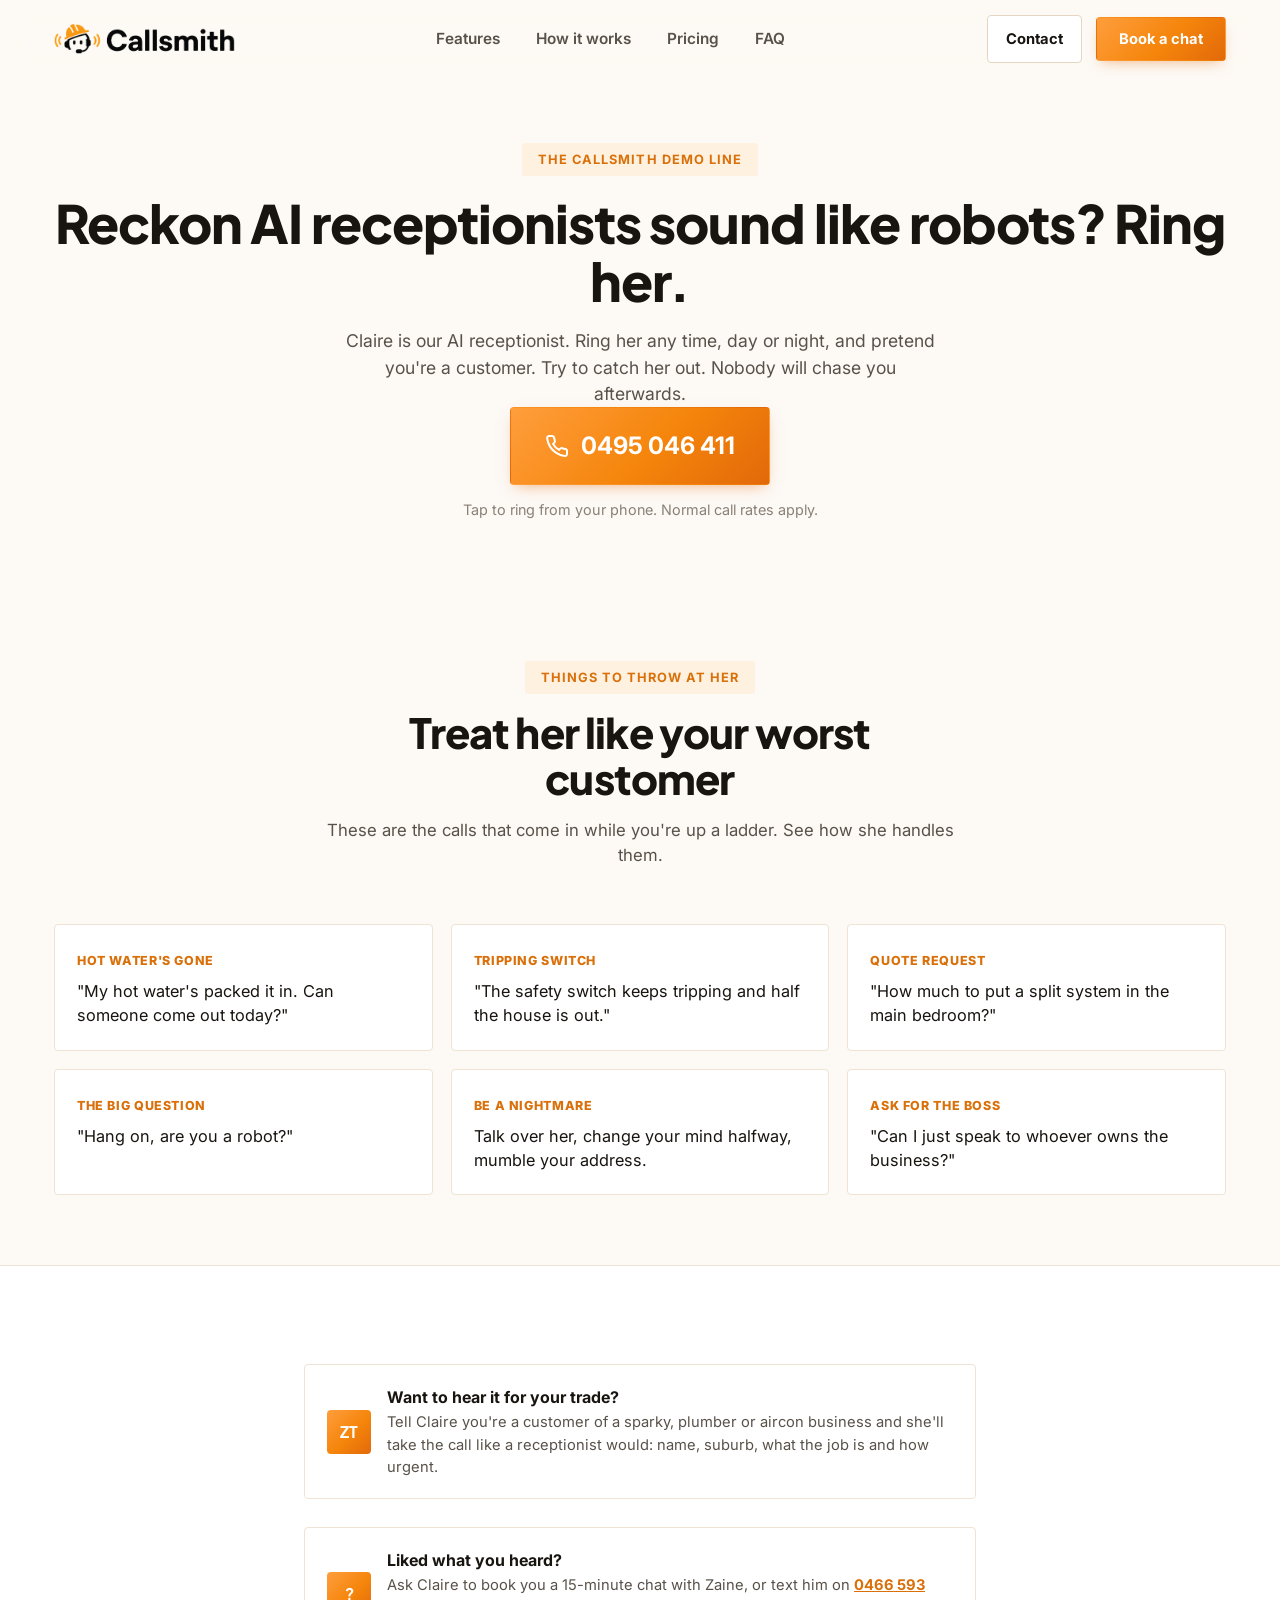
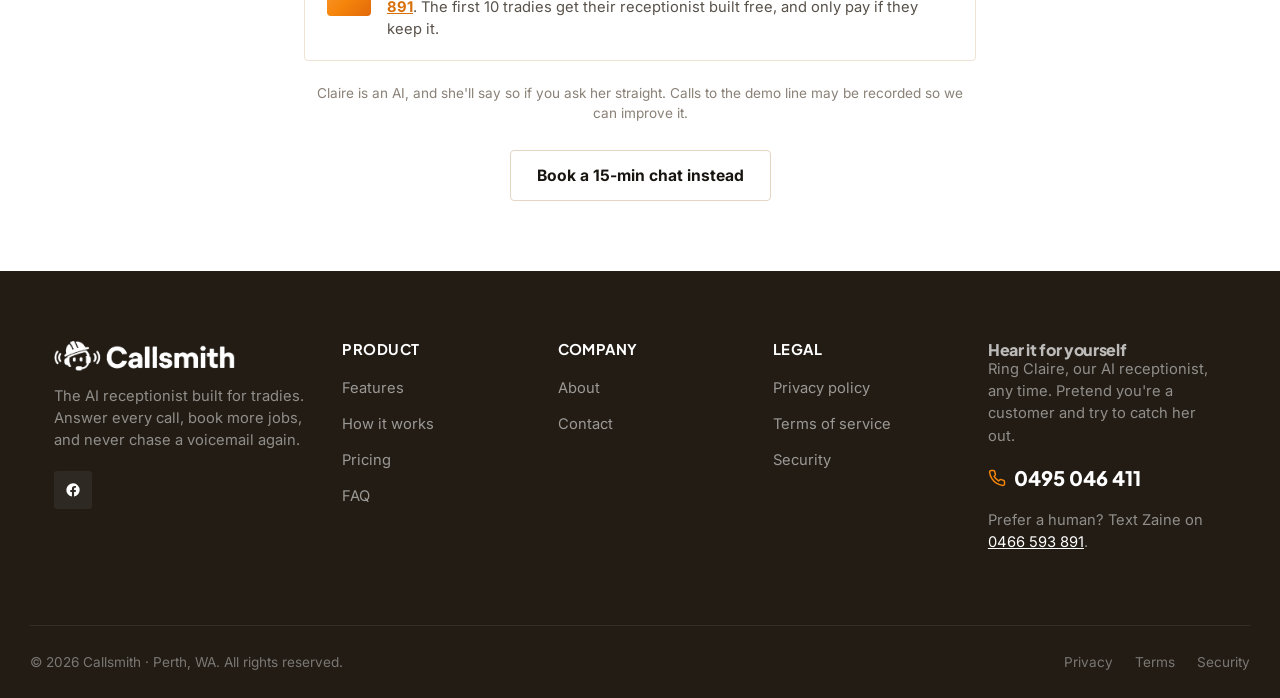
<file: ring.html>
<!DOCTYPE html>
<html lang="en">
<head>
<meta charset="UTF-8">
<meta name="viewport" content="width=device-width, initial-scale=1.0">
<title>Ring Claire | Callsmith AI Receptionist Demo Line</title>
<meta name="description" content="Ring 0495 046 411 and talk to Claire, Callsmith's AI receptionist for tradies. Pretend you're a customer and try to catch her out.">
<meta name="theme-color" content="#F5850B">

<!-- Open Graph -->
<meta property="og:title" content="Reckon AI receptionists sound like robots? Ring her.">
<meta property="og:description" content="Ring 0495 046 411 and try to catch out Claire, Callsmith's AI receptionist for tradies.">
<meta property="og:type" content="website">
<meta property="og:image" content="assets/hero-visual-raw.png">

<link rel="icon" type="image/png" href="assets/favicon.png">
<link rel="apple-touch-icon" href="assets/favicon.png">

<link rel="preconnect" href="https://fonts.googleapis.com">
<link rel="preconnect" href="https://fonts.gstatic.com" crossorigin>
<link href="https://fonts.googleapis.com/css2?family=Inter:wght@400;500;600;700&family=Plus+Jakarta+Sans:wght@600;700;800&display=swap" rel="stylesheet">

<link rel="stylesheet" href="assets/styles.css?v=4">

<style>
.ring-hero{text-align:center;}
.ring-hero .lead{max-width:620px;margin:0 auto 28px;}
.ring-big{font-size:1.5rem;padding:20px 34px;gap:12px;}
.ring-big svg{width:24px;height:24px;}
.try-section{padding:70px 0;}
.try-section.alt{background:var(--white);border-top:1px solid var(--line);}
.try-section .narrow{max-width:720px;}
.try-grid{display:grid;grid-template-columns:repeat(3,1fr);gap:18px;}
.try-card{background:var(--white);border:1px solid var(--line);border-radius:var(--radius-md);padding:22px;}
.try-card span{display:inline-block;font-size:0.78rem;font-weight:800;text-transform:uppercase;letter-spacing:.05em;color:var(--orange-dark);margin-bottom:8px;}
.try-card p{font-size:1.02rem;color:var(--ink);line-height:1.5;}
.ring-fine{text-align:center;color:var(--ink-faint);font-size:0.85rem;margin-top:22px;}
@media (max-width:860px){.try-grid{grid-template-columns:1fr;}.ring-big{font-size:1.25rem;width:100%;justify-content:center;}}
</style>
</head>
<body>

<a href="#main" class="skip-link">Skip to content</a>

<!-- ===== Header ===== -->
<header id="site-header">
  <div class="container nav-wrap">
    <a href="index.html" class="logo">
      <img src="assets/callsmith-logo-wordmark.png" alt="Callsmith">
    </a>
    <nav class="primary-nav">
      <a href="index.html#features">Features</a>
      <a href="index.html#how-it-works">How it works</a>
      <a href="pricing.html">Pricing</a>
      <a href="faq.html">FAQ</a>
    </nav>
    <div class="header-actions">
      <a href="contact.html" class="btn btn-secondary hide-mobile-btn" style="padding:12px 18px;">Contact</a>
      <button class="btn btn-primary" data-open-modal>Book a chat</button>
      <button class="burger" id="burgerBtn" aria-label="Toggle menu" aria-expanded="false"><span></span></button>
    </div>
  </div>
</header>
<div class="mobile-panel" id="mobilePanel">
  <div class="container">
    <a href="index.html#features" class="mnav-link">Features</a>
    <a href="index.html#how-it-works" class="mnav-link">How it works</a>
    <a href="pricing.html" class="mnav-link">Pricing</a>
    <a href="faq.html" class="mnav-link">FAQ</a>
    <a href="contact.html" class="mnav-link">Contact</a>
    <a class="btn btn-secondary btn-block" href="tel:+61495046411">Ring Claire: 0495 046 411</a>
    <button class="btn btn-primary btn-block" data-open-modal>Book a chat</button>
  </div>
</div>

<main id="main">

  <section class="page-hero ring-hero">
    <div class="container">
      <span class="eyebrow">The Callsmith demo line</span>
      <h1>Reckon AI receptionists sound like robots? Ring her.</h1>
      <p class="lead">Claire is our AI receptionist. Ring her any time, day or night, and pretend you're a customer. Try to catch her out. Nobody will chase you afterwards.</p>
      <a class="btn btn-primary ring-big" href="tel:+61495046411"><svg viewBox="0 0 24 24" fill="none" stroke="currentColor" stroke-width="2" stroke-linecap="round" stroke-linejoin="round"><path d="M22 16.92v3a2 2 0 0 1-2.18 2 19.79 19.79 0 0 1-8.63-3.07 19.5 19.5 0 0 1-6-6 19.79 19.79 0 0 1-3.07-8.67A2 2 0 0 1 4.11 2h3a2 2 0 0 1 2 1.72c.127.96.362 1.903.7 2.81a2 2 0 0 1-.45 2.11L8.09 9.91a16 16 0 0 0 6 6l1.27-1.27a2 2 0 0 1 2.11-.45c.907.338 1.85.573 2.81.7A2 2 0 0 1 22 16.92z"/></svg> 0495 046 411</a>
      <p class="hero-note">Tap to ring from your phone. Normal call rates apply.</p>
    </div>
  </section>

  <section class="try-section">
    <div class="container">
      <div class="section-head reveal">
        <span class="eyebrow">Things to throw at her</span>
        <h2>Treat her like your worst customer</h2>
        <p>These are the calls that come in while you're up a ladder. See how she handles them.</p>
      </div>
      <div class="try-grid">
        <div class="try-card reveal"><span>Hot water's gone</span><p>"My hot water's packed it in. Can someone come out today?"</p></div>
        <div class="try-card reveal"><span>Tripping switch</span><p>"The safety switch keeps tripping and half the house is out."</p></div>
        <div class="try-card reveal"><span>Quote request</span><p>"How much to put a split system in the main bedroom?"</p></div>
        <div class="try-card reveal"><span>The big question</span><p>"Hang on, are you a robot?"</p></div>
        <div class="try-card reveal"><span>Be a nightmare</span><p>Talk over her, change your mind halfway, mumble your address.</p></div>
        <div class="try-card reveal"><span>Ask for the boss</span><p>"Can I just speak to whoever owns the business?"</p></div>
      </div>
    </div>
  </section>

  <section class="try-section alt">
    <div class="container narrow">
      <div class="founder-strip reveal">
        <div class="testi-avatar">ZT</div>
        <div><strong>Want to hear it for your trade?</strong><span>Tell Claire you're a customer of a sparky, plumber or aircon business and she'll take the call like a receptionist would: name, suburb, what the job is and how urgent.</span></div>
      </div>
      <div class="founder-strip reveal">
        <div class="testi-avatar">?</div>
        <div><strong>Liked what you heard?</strong><span>Ask Claire to book you a 15-minute chat with Zaine, or text him on <a href="sms:+61466593891">0466 593 891</a>. The first 10 tradies get their receptionist built free, and only pay if they keep it.</span></div>
      </div>
      <p class="ring-fine">Claire is an AI, and she'll say so if you ask her straight. Calls to the demo line may be recorded so we can improve it.</p>
      <div style="text-align:center;margin-top:26px;"><button class="btn btn-secondary" data-open-modal>Book a 15-min chat instead</button></div>
    </div>
  </section>

</main>

<!-- ===== Footer ===== -->
<footer>
  <div class="container footer-grid">
    <div class="footer-brand">
      <a href="index.html" class="logo"><img src="assets/callsmith-logo-wordmark.png" alt="Callsmith" style="filter:brightness(0) invert(1);"></a>
      <p>The AI receptionist built for tradies. Answer every call, book more jobs, and never chase a voicemail again.</p>
      <div class="footer-social">
        <a href="https://www.facebook.com/1407964329061611" aria-label="Callsmith on Facebook" target="_blank" rel="noopener"><svg viewBox="0 0 24 24" fill="currentColor"><path d="M22 12a10 10 0 1 0-11.6 9.9v-7H7.9V12h2.5V9.8c0-2.5 1.5-3.9 3.8-3.9 1.1 0 2.2.2 2.2.2v2.4h-1.2c-1.2 0-1.6.8-1.6 1.6V12h2.8l-.4 2.9h-2.4v7A10 10 0 0 0 22 12z"/></svg></a>
      </div>
    </div>
    <div class="footer-col">
      <h4>Product</h4>
      <ul>
        <li><a href="index.html#features">Features</a></li>
        <li><a href="index.html#how-it-works">How it works</a></li>
        <li><a href="pricing.html">Pricing</a></li>
        <li><a href="faq.html">FAQ</a></li>
      </ul>
    </div>
    <div class="footer-col">
      <h4>Company</h4>
      <ul>
        <li><a href="about.html">About</a></li>
        <li><a href="contact.html">Contact</a></li>
      </ul>
    </div>
    <div class="footer-col">
      <h4>Legal</h4>
      <ul>
        <li><a href="privacy-policy.html">Privacy policy</a></li>
        <li><a href="terms-of-service.html">Terms of service</a></li>
        <li><a href="security.html">Security</a></li>
      </ul>
    </div>
    <div class="footer-newsletter">
      <h4>Hear it for yourself</h4>
      <p>Ring Claire, our AI receptionist, any time. Pretend you're a customer and try to catch her out.</p>
      <a class="footer-call" href="tel:+61495046411"><svg viewBox="0 0 24 24" fill="none" stroke="currentColor" stroke-width="2" stroke-linecap="round" stroke-linejoin="round"><path d="M22 16.92v3a2 2 0 0 1-2.18 2 19.79 19.79 0 0 1-8.63-3.07 19.5 19.5 0 0 1-6-6 19.79 19.79 0 0 1-3.07-8.67A2 2 0 0 1 4.11 2h3a2 2 0 0 1 2 1.72c.127.96.362 1.903.7 2.81a2 2 0 0 1-.45 2.11L8.09 9.91a16 16 0 0 0 6 6l1.27-1.27a2 2 0 0 1 2.11-.45c.907.338 1.85.573 2.81.7A2 2 0 0 1 22 16.92z"/></svg>0495 046 411</a>
      <p class="newsletter-note">Prefer a human? Text Zaine on <a href="sms:+61466593891">0466 593 891</a>.</p>
    </div>
  </div>
  <div class="container footer-bottom">
    <span>&copy; <span id="year"></span> Callsmith · Perth, WA. All rights reserved.</span>
    <div class="footer-bottom-links">
      <a href="privacy-policy.html">Privacy</a>
      <a href="terms-of-service.html">Terms</a>
      <a href="security.html">Security</a>
    </div>
  </div>
</footer>

<!-- ===== Book a demo modal ===== -->
<div class="modal-overlay" id="modalOverlay">
  <div class="modal">
    <button class="modal-close" id="modalClose" aria-label="Close"><svg viewBox="0 0 24 24" fill="none" stroke="currentColor" stroke-width="2.4" stroke-linecap="round" stroke-linejoin="round"><path d="M18 6L6 18M6 6l12 12"/></svg></button>
    <div id="formWrap">
      <h3>Book a 15-min chat with Zaine</h3>
      <p class="modal-sub">Two ways to do it. Pick whichever suits you.</p>
      <a class="btn btn-primary btn-block" href="tel:+61495046411"><svg viewBox="0 0 24 24" fill="none" stroke="currentColor" stroke-width="2" stroke-linecap="round" stroke-linejoin="round"><path d="M22 16.92v3a2 2 0 0 1-2.18 2 19.79 19.79 0 0 1-8.63-3.07 19.5 19.5 0 0 1-6-6 19.79 19.79 0 0 1-3.07-8.67A2 2 0 0 1 4.11 2h3a2 2 0 0 1 2 1.72c.127.96.362 1.903.7 2.81a2 2 0 0 1-.45 2.11L8.09 9.91a16 16 0 0 0 6 6l1.27-1.27a2 2 0 0 1 2.11-.45c.907.338 1.85.573 2.81.7A2 2 0 0 1 22 16.92z"/></svg> Ring Claire: 0495 046 411</a>
      <p class="modal-mini">Claire is our AI receptionist. Ring her any time, hear what she can do, and she'll book you in with Zaine.</p>
      <div class="modal-divider"><span>or send Zaine your details</span></div>
      <form id="demoForm">
        <div class="form-cols">
          <div class="form-row">
            <label for="fname">Your name</label>
            <input type="text" id="fname" required>
          </div>
          <div class="form-row">
            <label for="fphone">Mobile</label>
            <input type="tel" id="fphone" required>
          </div>
        </div>
        <div class="form-row">
          <label for="fbusiness">Business name</label>
          <input type="text" id="fbusiness" required>
        </div>
        <div class="form-cols">
          <div class="form-row">
            <label for="ftrade">Trade</label>
            <select id="ftrade" required>
              <option value="">Select your trade</option>
              <option>Electrician</option>
              <option>Plumber</option>
              <option>Air conditioning</option>
              <option>Other trade</option>
            </select>
          </div>
          <div class="form-row">
            <label for="ftime">Best time to chat</label>
            <select id="ftime">
              <option>Early (before 8am)</option>
              <option>Smoko / lunch</option>
              <option>Arvo (after 3pm)</option>
              <option>Evening</option>
            </select>
          </div>
        </div>
        <button type="submit" class="btn btn-secondary btn-block">Send to Zaine</button>
        <p class="modal-mini">This opens a text to Zaine (or an email on a computer) with your details filled in. Just hit send.</p>
      </form>
    </div>
    <div class="form-success" id="formSuccess">
      <div class="success-icon"><svg viewBox="0 0 24 24" fill="none" stroke="currentColor" stroke-width="2.4" stroke-linecap="round" stroke-linejoin="round"><path d="M20 6L9 17l-5-5"/></svg></div>
      <h3>Nearly there</h3>
      <p class="modal-sub">Your message to Zaine should be open and ready. Hit send and he'll get back to you to lock in a time. Nothing opened? Text him on <a href="sms:+61466593891" style="font-weight:700;text-decoration:underline;">0466 593 891</a> or email <a href="mailto:zaine.michael.thorp@gmail.com" style="font-weight:700;text-decoration:underline;">zaine.michael.thorp@gmail.com</a>.</p>
      <button class="btn btn-secondary btn-block" id="closeSuccess">Close</button>
    </div>
  </div>
</div>

<button class="back-to-top" id="backToTop" aria-label="Back to top">
  <svg viewBox="0 0 24 24" fill="none" stroke="currentColor" stroke-width="2.4" stroke-linecap="round" stroke-linejoin="round"><path d="M12 19V5M5 12l7-7 7 7"/></svg>
</button>

<script src="assets/site.js?v=4"></script>

</body>
</html>
</file>
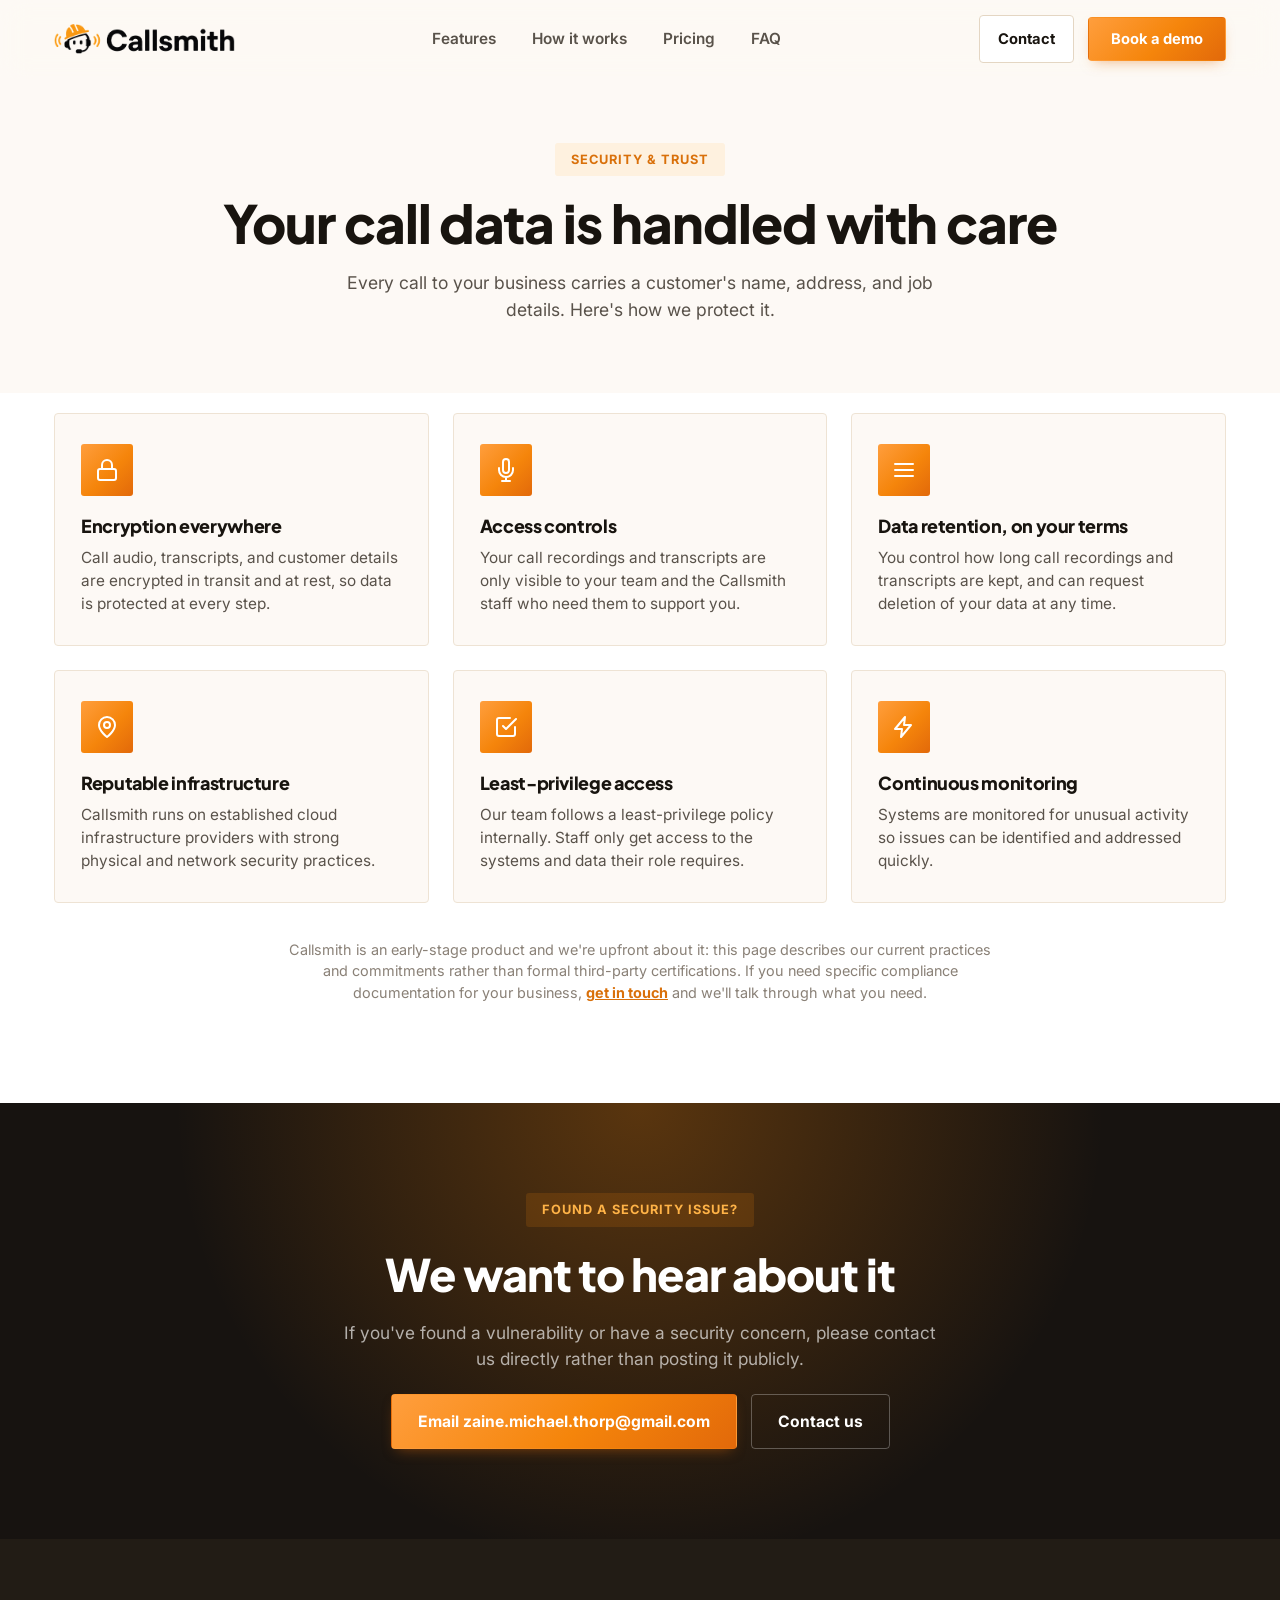
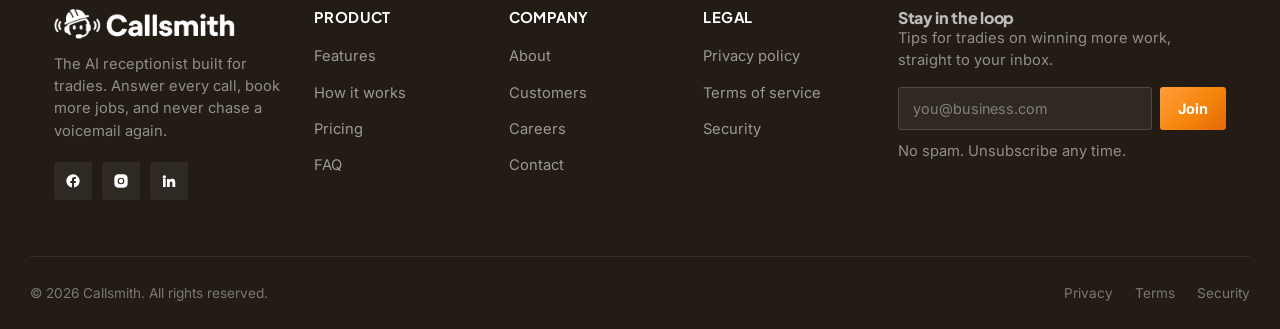
<file: security.html>
<!DOCTYPE html>
<html lang="en">
<head>
<meta charset="UTF-8">
<meta name="viewport" content="width=device-width, initial-scale=1.0">
<title>Security | Callsmith</title>
<meta name="description" content="How Callsmith protects your call data: encryption, access controls, and data retention practices.">
<meta name="theme-color" content="#F5850B">
<meta property="og:title" content="Security | Callsmith">
<meta property="og:description" content="How we protect your call data at Callsmith.">
<meta property="og:type" content="website">
<link rel="icon" type="image/png" href="assets/favicon.png">
<link rel="apple-touch-icon" href="assets/favicon.png">
<link rel="preconnect" href="https://fonts.googleapis.com">
<link rel="preconnect" href="https://fonts.gstatic.com" crossorigin>
<link href="https://fonts.googleapis.com/css2?family=Inter:wght@400;500;600;700&family=Plus+Jakarta+Sans:wght@600;700;800&display=swap" rel="stylesheet">
<link rel="stylesheet" href="assets/styles.css?v=3">
</head>
<body>

<a href="#main" class="skip-link">Skip to content</a>

<header id="site-header">
  <div class="container nav-wrap">
    <a href="index.html" class="logo"><img src="assets/callsmith-logo-wordmark.png" alt="Callsmith"></a>
    <nav class="primary-nav">
      <a href="index.html#features">Features</a>
      <a href="index.html#how-it-works">How it works</a>
      <a href="pricing.html">Pricing</a>
      <a href="faq.html">FAQ</a>
    </nav>
    <div class="header-actions">
      <a href="contact.html" class="btn btn-secondary hide-mobile-btn" style="padding:12px 18px;">Contact</a>
      <button class="btn btn-primary" data-open-modal>Book a demo</button>
      <button class="burger" id="burgerBtn" aria-label="Toggle menu" aria-expanded="false"><span></span></button>
    </div>
  </div>
</header>
<div class="mobile-panel" id="mobilePanel">
  <div class="container">
    <a href="index.html#features" class="mnav-link">Features</a>
    <a href="index.html#how-it-works" class="mnav-link">How it works</a>
    <a href="pricing.html" class="mnav-link">Pricing</a>
    <a href="faq.html" class="mnav-link">FAQ</a>
    <a href="contact.html" class="mnav-link">Contact</a>
    <button class="btn btn-primary btn-block" data-open-modal>Book a demo</button>
  </div>
</div>

<main id="main">

  <section class="page-hero">
    <div class="container">
      <span class="eyebrow">Security &amp; trust</span>
      <h1>Your call data is handled with care</h1>
      <p class="lead">Every call to your business carries a customer's name, address, and job details. Here's how we protect it.</p>
    </div>
  </section>

  <!-- General security practices: replace with specifics (certifications, hosting provider, audit dates) once finalised, and have this reviewed before publishing -->
  <section class="features" style="padding:20px 0 100px;border:none;">
    <div class="container">
      <div class="features-grid">
        <div class="feature-card reveal">
          <div class="feature-icon"><svg viewBox="0 0 24 24" fill="none" stroke="currentColor" stroke-width="2" stroke-linecap="round" stroke-linejoin="round"><rect x="3" y="11" width="18" height="11" rx="2"/><path d="M7 11V7a5 5 0 0 1 10 0v4"/></svg></div>
          <h3>Encryption everywhere</h3>
          <p>Call audio, transcripts, and customer details are encrypted in transit and at rest, so data is protected at every step.</p>
        </div>
        <div class="feature-card reveal">
          <div class="feature-icon"><svg viewBox="0 0 24 24" fill="none" stroke="currentColor" stroke-width="2" stroke-linecap="round" stroke-linejoin="round"><path d="M12 1a3 3 0 0 0-3 3v8a3 3 0 0 0 6 0V4a3 3 0 0 0-3-3z"/><path d="M19 10v2a7 7 0 0 1-14 0v-2M12 19v4M8 23h8"/></svg></div>
          <h3>Access controls</h3>
          <p>Your call recordings and transcripts are only visible to your team and the Callsmith staff who need them to support you.</p>
        </div>
        <div class="feature-card reveal">
          <div class="feature-icon"><svg viewBox="0 0 24 24" fill="none" stroke="currentColor" stroke-width="2" stroke-linecap="round" stroke-linejoin="round"><path d="M3 6h18M3 12h18M3 18h18"/></svg></div>
          <h3>Data retention, on your terms</h3>
          <p>You control how long call recordings and transcripts are kept, and can request deletion of your data at any time.</p>
        </div>
        <div class="feature-card reveal">
          <div class="feature-icon"><svg viewBox="0 0 24 24" fill="none" stroke="currentColor" stroke-width="2" stroke-linecap="round" stroke-linejoin="round"><path d="M20 10c0 6-8 12-8 12s-8-6-8-12a8 8 0 0 1 16 0z"/><circle cx="12" cy="10" r="3"/></svg></div>
          <h3>Reputable infrastructure</h3>
          <p>Callsmith runs on established cloud infrastructure providers with strong physical and network security practices.</p>
        </div>
        <div class="feature-card reveal">
          <div class="feature-icon"><svg viewBox="0 0 24 24" fill="none" stroke="currentColor" stroke-width="2" stroke-linecap="round" stroke-linejoin="round"><path d="M9 11l3 3L22 4"/><path d="M21 12v7a2 2 0 0 1-2 2H5a2 2 0 0 1-2-2V5a2 2 0 0 1 2-2h11"/></svg></div>
          <h3>Least-privilege access</h3>
          <p>Our team follows a least-privilege policy internally. Staff only get access to the systems and data their role requires.</p>
        </div>
        <div class="feature-card reveal">
          <div class="feature-icon"><svg viewBox="0 0 24 24" fill="none" stroke="currentColor" stroke-width="2" stroke-linecap="round" stroke-linejoin="round"><path d="M13 2L3 14h7l-1 8 10-12h-7l1-8z"/></svg></div>
          <h3>Continuous monitoring</h3>
          <p>Systems are monitored for unusual activity so issues can be identified and addressed quickly.</p>
        </div>
      </div>

      <p class="pricing-note" style="max-width:720px;">
        Callsmith is an early-stage product and we're upfront about it: this page describes our current practices and commitments rather than formal third-party certifications. If you need specific compliance documentation for your business, <a href="contact.html" style="color:var(--orange-dark);font-weight:700;text-decoration:underline;">get in touch</a> and we'll talk through what you need.
      </p>
    </div>
  </section>

  <section class="final-cta">
    <div class="container inner">
      <span class="eyebrow on-dark">Found a security issue?</span>
      <h2>We want to hear about it</h2>
      <p>If you've found a vulnerability or have a security concern, please contact us directly rather than posting it publicly.</p>
      <div class="btn-row">
        <a href="mailto:zaine.michael.thorp@gmail.com" class="btn btn-primary">Email zaine.michael.thorp@gmail.com</a>
        <a href="contact.html" class="btn btn-ghost-dark">Contact us</a>
      </div>
    </div>
  </section>

</main>

<footer>
  <div class="container footer-grid">
    <div class="footer-brand">
      <a href="index.html" class="logo"><img src="assets/callsmith-logo-wordmark.png" alt="Callsmith" style="filter:brightness(0) invert(1);"></a>
      <p>The AI receptionist built for tradies. Answer every call, book more jobs, and never chase a voicemail again.</p>
      <div class="footer-social">
        <a href="#" aria-label="Facebook"><svg viewBox="0 0 24 24" fill="currentColor"><path d="M22 12a10 10 0 1 0-11.6 9.9v-7H7.9V12h2.5V9.8c0-2.5 1.5-3.9 3.8-3.9 1.1 0 2.2.2 2.2.2v2.4h-1.2c-1.2 0-1.6.8-1.6 1.6V12h2.8l-.4 2.9h-2.4v7A10 10 0 0 0 22 12z"/></svg></a>
        <a href="#" aria-label="Instagram"><svg viewBox="0 0 24 24" fill="currentColor"><path d="M12 2c2.7 0 3.06.01 4.12.06 1.06.05 1.79.22 2.43.47.66.26 1.22.6 1.77 1.16.5.5.9 1.11 1.16 1.77.25.64.42 1.37.47 2.43.05 1.06.06 1.42.06 4.12s-.01 3.06-.06 4.12c-.05 1.06-.22 1.79-.47 2.43a4.9 4.9 0 0 1-1.16 1.77 4.9 4.9 0 0 1-1.77 1.16c-.64.25-1.37.42-2.43.47-1.06.05-1.42.06-4.12.06s-3.06-.01-4.12-.06c-1.06-.05-1.79-.22-2.43-.47a4.9 4.9 0 0 1-1.77-1.16 4.9 4.9 0 0 1-1.16-1.77c-.25-.64-.42-1.37-.47-2.43C2.01 15.06 2 14.7 2 12s.01-3.06.06-4.12c.05-1.06.22-1.79.47-2.43.26-.66.6-1.22 1.16-1.77a4.9 4.9 0 0 1 1.77-1.16c.64-.25 1.37-.42 2.43-.47C8.94 2.01 9.3 2 12 2zm0 5a5 5 0 1 0 0 10 5 5 0 0 0 0-10zm0 8.2a3.2 3.2 0 1 1 0-6.4 3.2 3.2 0 0 1 0 6.4zm5.2-8.4a1.2 1.2 0 1 1-2.4 0 1.2 1.2 0 0 1 2.4 0z"/></svg></a>
        <a href="#" aria-label="LinkedIn"><svg viewBox="0 0 24 24" fill="currentColor"><path d="M4.98 3.5a2.5 2.5 0 1 1 0 5 2.5 2.5 0 0 1 0-5zM3 9h4v12H3zM9 9h3.8v1.7h.05c.53-1 1.83-2 3.77-2 4.03 0 4.78 2.65 4.78 6.1V21H17v-5.3c0-1.27-.02-2.9-1.77-2.9-1.77 0-2.04 1.38-2.04 2.8V21H9z"/></svg></a>
      </div>
    </div>
    <div class="footer-col">
      <h4>Product</h4>
      <ul>
        <li><a href="index.html#features">Features</a></li>
        <li><a href="index.html#how-it-works">How it works</a></li>
        <li><a href="pricing.html">Pricing</a></li>
        <li><a href="faq.html">FAQ</a></li>
      </ul>
    </div>
    <div class="footer-col">
      <h4>Company</h4>
      <ul>
        <li><a href="about.html">About</a></li>
        <li><a href="index.html#testimonials">Customers</a></li>
        <li><a href="careers.html">Careers</a></li>
        <li><a href="contact.html">Contact</a></li>
      </ul>
    </div>
    <div class="footer-col">
      <h4>Legal</h4>
      <ul>
        <li><a href="privacy-policy.html">Privacy policy</a></li>
        <li><a href="terms-of-service.html">Terms of service</a></li>
        <li><a href="security.html">Security</a></li>
      </ul>
    </div>
    <div class="footer-newsletter">
      <h4>Stay in the loop</h4>
      <p>Tips for tradies on winning more work, straight to your inbox.</p>
      <form class="newsletter-form" id="newsletterForm">
        <input type="email" placeholder="you@business.com" required aria-label="Email address">
        <button type="submit">Join</button>
      </form>
      <p class="newsletter-note" id="newsletterNote">No spam. Unsubscribe any time.</p>
    </div>
  </div>
  <div class="container footer-bottom">
    <span>&copy; <span id="year"></span> Callsmith. All rights reserved.</span>
    <div class="footer-bottom-links">
      <a href="privacy-policy.html">Privacy</a>
      <a href="terms-of-service.html">Terms</a>
      <a href="security.html">Security</a>
    </div>
  </div>
</footer>

<div class="modal-overlay" id="modalOverlay">
  <div class="modal">
    <button class="modal-close" id="modalClose" aria-label="Close"><svg viewBox="0 0 24 24" fill="none" stroke="currentColor" stroke-width="2.4" stroke-linecap="round" stroke-linejoin="round"><path d="M18 6L6 18M6 6l12 12"/></svg></button>
    <div id="formWrap">
      <h3>Book your demo</h3>
      <p class="modal-sub">Tell us a bit about your business and we'll be in touch within one business day.</p>
      <form id="demoForm">
        <div class="form-cols">
          <div class="form-row">
            <label for="fname">Full name</label>
            <input type="text" id="fname" required>
          </div>
          <div class="form-row">
            <label for="fphone">Phone</label>
            <input type="tel" id="fphone" required>
          </div>
        </div>
        <div class="form-row">
          <label for="fbusiness">Business name</label>
          <input type="text" id="fbusiness" required>
        </div>
        <div class="form-row">
          <label for="ftrade">Trade</label>
          <select id="ftrade" required>
            <option value="">Select your trade</option>
            <option>Electrician</option>
            <option>Plumber</option>
            <option>HVAC</option>
            <option>Roofing</option>
            <option>Landscaping</option>
            <option>Carpentry</option>
            <option>Other</option>
          </select>
        </div>
        <div class="form-row">
          <label for="fmessage">Anything we should know? (optional)</label>
          <textarea id="fmessage" rows="3"></textarea>
        </div>
        <button type="submit" class="btn btn-primary btn-block">Request demo</button>
      </form>
    </div>
    <div class="form-success" id="formSuccess">
      <div class="success-icon"><svg viewBox="0 0 24 24" fill="none" stroke="currentColor" stroke-width="2.4" stroke-linecap="round" stroke-linejoin="round"><path d="M20 6L9 17l-5-5"/></svg></div>
      <h3>You're all set</h3>
      <p class="modal-sub">Thanks. A member of the Callsmith team will reach out within one business day to book your demo.</p>
      <button class="btn btn-secondary btn-block" id="closeSuccess">Close</button>
    </div>
  </div>
</div>

<button class="back-to-top" id="backToTop" aria-label="Back to top">
  <svg viewBox="0 0 24 24" fill="none" stroke="currentColor" stroke-width="2.4" stroke-linecap="round" stroke-linejoin="round"><path d="M12 19V5M5 12l7-7 7 7"/></svg>
</button>

<script src="assets/site.js?v=3"></script>
</body>
</html>
</file>
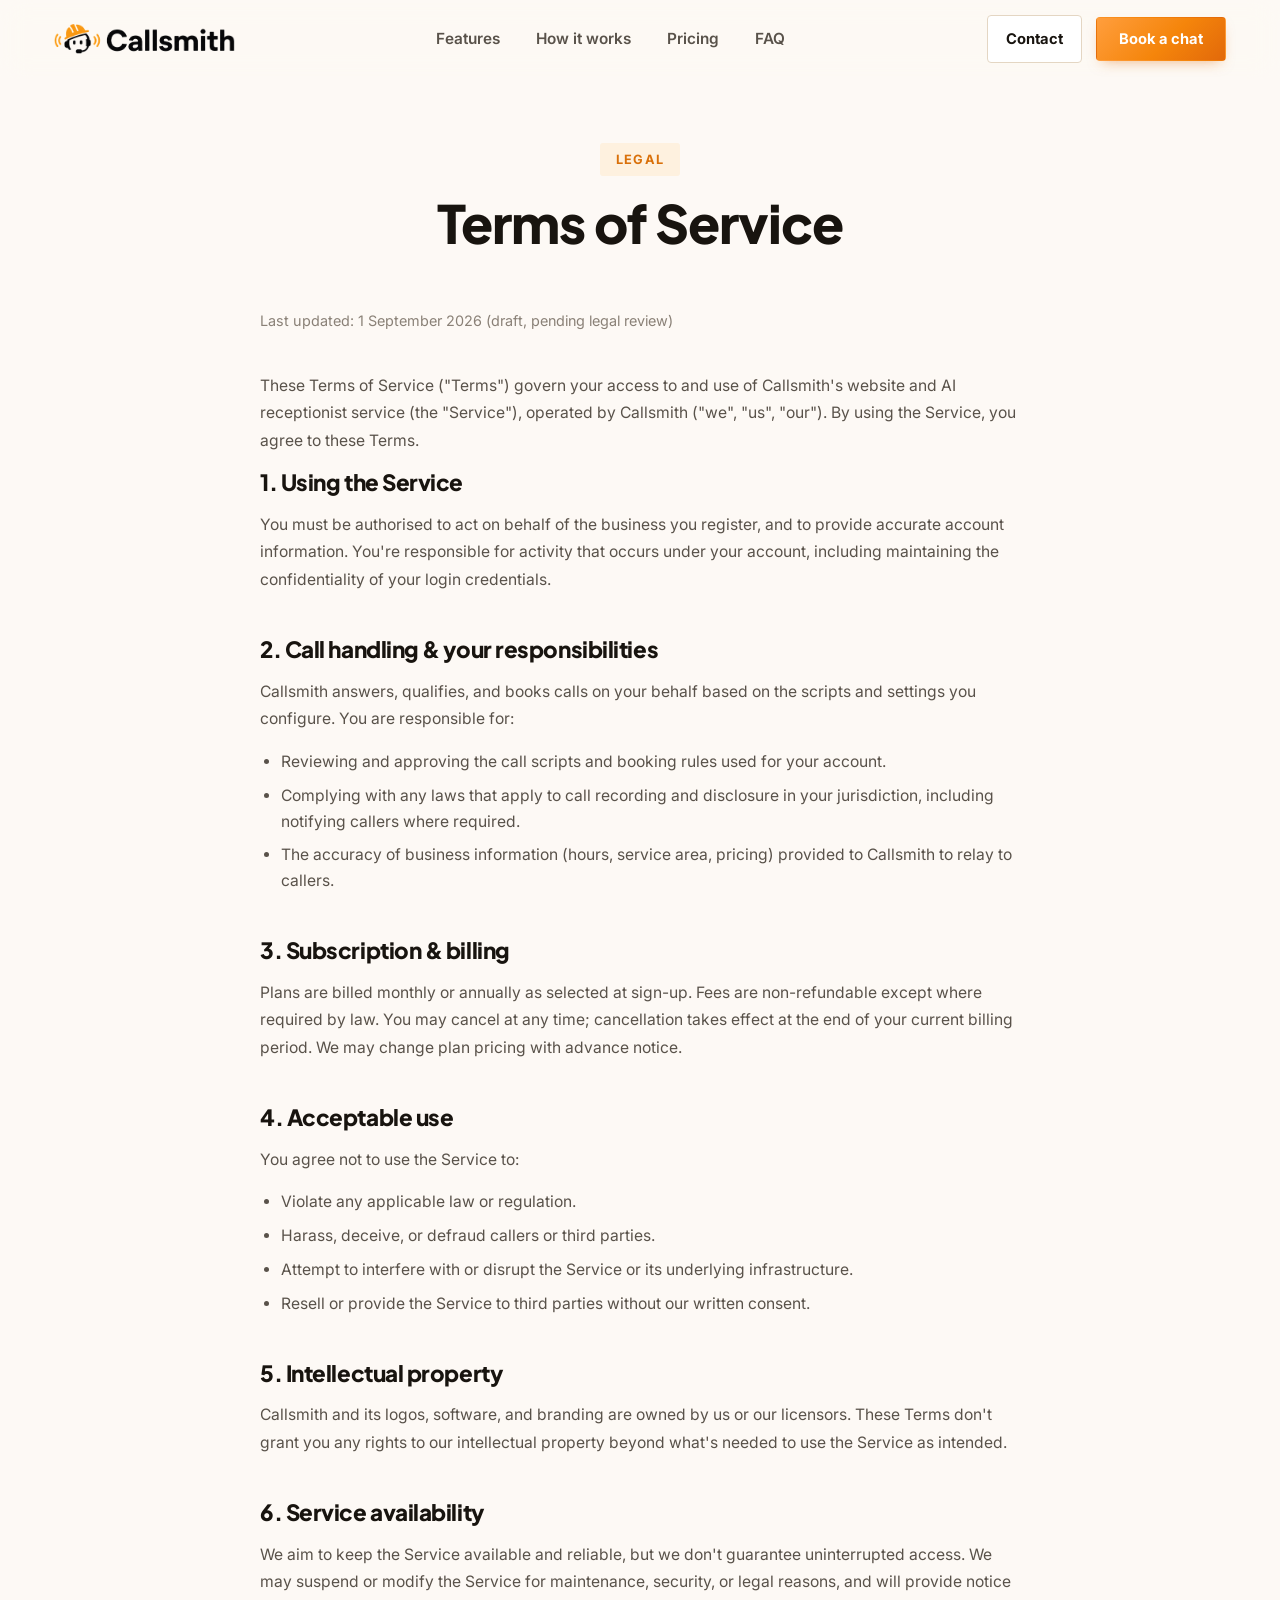
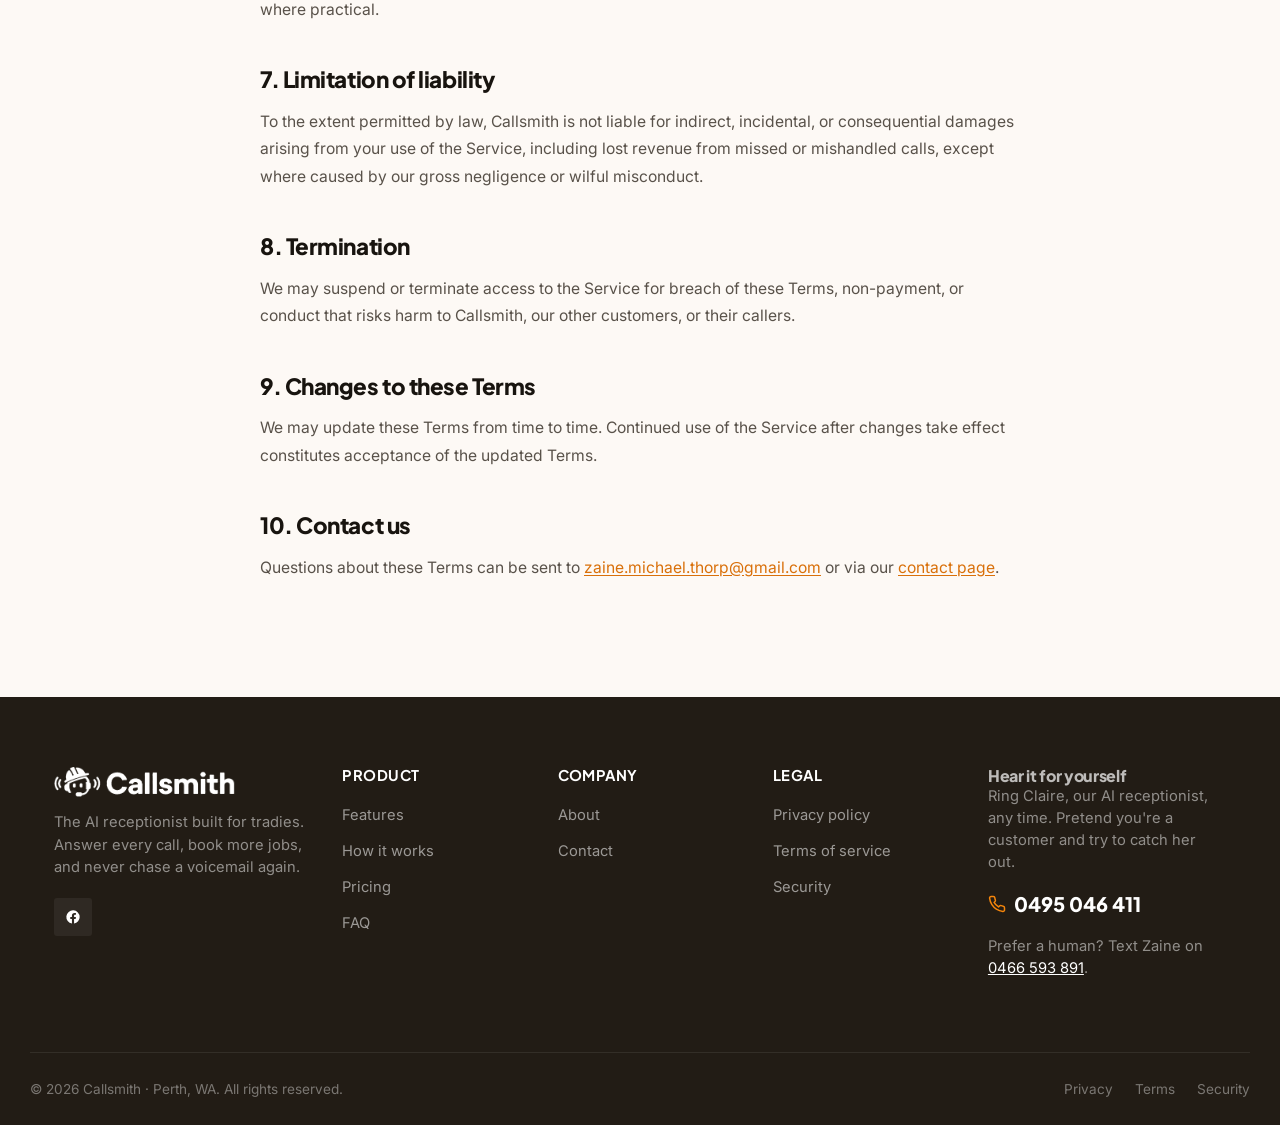
<file: terms-of-service.html>
<!DOCTYPE html>
<html lang="en">
<head>
<meta charset="UTF-8">
<meta name="viewport" content="width=device-width, initial-scale=1.0">
<title>Terms of Service | Callsmith</title>
<meta name="description" content="The terms that govern your use of Callsmith's AI receptionist service.">
<meta name="theme-color" content="#F5850B">
<link rel="icon" type="image/png" href="assets/favicon.png">
<link rel="apple-touch-icon" href="assets/favicon.png">
<link rel="preconnect" href="https://fonts.googleapis.com">
<link rel="preconnect" href="https://fonts.gstatic.com" crossorigin>
<link href="https://fonts.googleapis.com/css2?family=Inter:wght@400;500;600;700&family=Plus+Jakarta+Sans:wght@600;700;800&display=swap" rel="stylesheet">
<link rel="stylesheet" href="assets/styles.css?v=4">
</head>
<body>
<!--
  Placeholder legal content. This is generic boilerplate to fill out the site
  structure. Have a qualified lawyer review and tailor this before publishing.
-->

<a href="#main" class="skip-link">Skip to content</a>

<header id="site-header">
  <div class="container nav-wrap">
    <a href="index.html" class="logo"><img src="assets/callsmith-logo-wordmark.png" alt="Callsmith"></a>
    <nav class="primary-nav">
      <a href="index.html#features">Features</a>
      <a href="index.html#how-it-works">How it works</a>
      <a href="pricing.html">Pricing</a>
      <a href="faq.html">FAQ</a>
    </nav>
    <div class="header-actions">
      <a href="contact.html" class="btn btn-secondary hide-mobile-btn" style="padding:12px 18px;">Contact</a>
      <button class="btn btn-primary" data-open-modal>Book a chat</button>
      <button class="burger" id="burgerBtn" aria-label="Toggle menu" aria-expanded="false"><span></span></button>
    </div>
  </div>
</header>
<div class="mobile-panel" id="mobilePanel">
  <div class="container">
    <a href="index.html#features" class="mnav-link">Features</a>
    <a href="index.html#how-it-works" class="mnav-link">How it works</a>
    <a href="pricing.html" class="mnav-link">Pricing</a>
    <a href="faq.html" class="mnav-link">FAQ</a>
    <a href="contact.html" class="mnav-link">Contact</a>
    <a class="btn btn-secondary btn-block" href="tel:+61495046411">Ring Claire: 0495 046 411</a>
    <button class="btn btn-primary btn-block" data-open-modal>Book a chat</button>
  </div>
</div>

<main id="main">

  <section class="page-hero" style="padding-bottom:20px;">
    <div class="container">
      <span class="eyebrow">Legal</span>
      <h1>Terms of Service</h1>
    </div>
  </section>

  <section class="prose-section">
    <div class="container">
      <div class="prose">
        <span class="updated">Last updated: 1 September 2026 (draft, pending legal review)</span>

        <p>These Terms of Service ("Terms") govern your access to and use of Callsmith's website and AI receptionist service (the "Service"), operated by Callsmith ("we", "us", "our"). By using the Service, you agree to these Terms.</p>

        <h2>1. Using the Service</h2>
        <p>You must be authorised to act on behalf of the business you register, and to provide accurate account information. You're responsible for activity that occurs under your account, including maintaining the confidentiality of your login credentials.</p>

        <h2>2. Call handling &amp; your responsibilities</h2>
        <p>Callsmith answers, qualifies, and books calls on your behalf based on the scripts and settings you configure. You are responsible for:</p>
        <ul>
          <li>Reviewing and approving the call scripts and booking rules used for your account.</li>
          <li>Complying with any laws that apply to call recording and disclosure in your jurisdiction, including notifying callers where required.</li>
          <li>The accuracy of business information (hours, service area, pricing) provided to Callsmith to relay to callers.</li>
        </ul>

        <h2>3. Subscription &amp; billing</h2>
        <p>Plans are billed monthly or annually as selected at sign-up. Fees are non-refundable except where required by law. You may cancel at any time; cancellation takes effect at the end of your current billing period. We may change plan pricing with advance notice.</p>

        <h2>4. Acceptable use</h2>
        <p>You agree not to use the Service to:</p>
        <ul>
          <li>Violate any applicable law or regulation.</li>
          <li>Harass, deceive, or defraud callers or third parties.</li>
          <li>Attempt to interfere with or disrupt the Service or its underlying infrastructure.</li>
          <li>Resell or provide the Service to third parties without our written consent.</li>
        </ul>

        <h2>5. Intellectual property</h2>
        <p>Callsmith and its logos, software, and branding are owned by us or our licensors. These Terms don't grant you any rights to our intellectual property beyond what's needed to use the Service as intended.</p>

        <h2>6. Service availability</h2>
        <p>We aim to keep the Service available and reliable, but we don't guarantee uninterrupted access. We may suspend or modify the Service for maintenance, security, or legal reasons, and will provide notice where practical.</p>

        <h2>7. Limitation of liability</h2>
        <p>To the extent permitted by law, Callsmith is not liable for indirect, incidental, or consequential damages arising from your use of the Service, including lost revenue from missed or mishandled calls, except where caused by our gross negligence or wilful misconduct.</p>

        <h2>8. Termination</h2>
        <p>We may suspend or terminate access to the Service for breach of these Terms, non-payment, or conduct that risks harm to Callsmith, our other customers, or their callers.</p>

        <h2>9. Changes to these Terms</h2>
        <p>We may update these Terms from time to time. Continued use of the Service after changes take effect constitutes acceptance of the updated Terms.</p>

        <h2>10. Contact us</h2>
        <p>Questions about these Terms can be sent to <a class="inline-link" href="mailto:zaine.michael.thorp@gmail.com">zaine.michael.thorp@gmail.com</a> or via our <a class="inline-link" href="contact.html">contact page</a>.</p>
      </div>
    </div>
  </section>

</main>

<footer>
  <div class="container footer-grid">
    <div class="footer-brand">
      <a href="index.html" class="logo"><img src="assets/callsmith-logo-wordmark.png" alt="Callsmith" style="filter:brightness(0) invert(1);"></a>
      <p>The AI receptionist built for tradies. Answer every call, book more jobs, and never chase a voicemail again.</p>
      <div class="footer-social">
        <a href="https://www.facebook.com/1407964329061611" aria-label="Callsmith on Facebook" target="_blank" rel="noopener"><svg viewBox="0 0 24 24" fill="currentColor"><path d="M22 12a10 10 0 1 0-11.6 9.9v-7H7.9V12h2.5V9.8c0-2.5 1.5-3.9 3.8-3.9 1.1 0 2.2.2 2.2.2v2.4h-1.2c-1.2 0-1.6.8-1.6 1.6V12h2.8l-.4 2.9h-2.4v7A10 10 0 0 0 22 12z"/></svg></a>
      </div>
    </div>
    <div class="footer-col">
      <h4>Product</h4>
      <ul>
        <li><a href="index.html#features">Features</a></li>
        <li><a href="index.html#how-it-works">How it works</a></li>
        <li><a href="pricing.html">Pricing</a></li>
        <li><a href="faq.html">FAQ</a></li>
      </ul>
    </div>
    <div class="footer-col">
      <h4>Company</h4>
      <ul>
        <li><a href="about.html">About</a></li>
        <li><a href="contact.html">Contact</a></li>
      </ul>
    </div>
    <div class="footer-col">
      <h4>Legal</h4>
      <ul>
        <li><a href="privacy-policy.html">Privacy policy</a></li>
        <li><a href="terms-of-service.html">Terms of service</a></li>
        <li><a href="security.html">Security</a></li>
      </ul>
    </div>
    <div class="footer-newsletter">
      <h4>Hear it for yourself</h4>
      <p>Ring Claire, our AI receptionist, any time. Pretend you're a customer and try to catch her out.</p>
      <a class="footer-call" href="tel:+61495046411"><svg viewBox="0 0 24 24" fill="none" stroke="currentColor" stroke-width="2" stroke-linecap="round" stroke-linejoin="round"><path d="M22 16.92v3a2 2 0 0 1-2.18 2 19.79 19.79 0 0 1-8.63-3.07 19.5 19.5 0 0 1-6-6 19.79 19.79 0 0 1-3.07-8.67A2 2 0 0 1 4.11 2h3a2 2 0 0 1 2 1.72c.127.96.362 1.903.7 2.81a2 2 0 0 1-.45 2.11L8.09 9.91a16 16 0 0 0 6 6l1.27-1.27a2 2 0 0 1 2.11-.45c.907.338 1.85.573 2.81.7A2 2 0 0 1 22 16.92z"/></svg>0495 046 411</a>
      <p class="newsletter-note">Prefer a human? Text Zaine on <a href="sms:+61466593891">0466 593 891</a>.</p>
    </div>
  </div>
  <div class="container footer-bottom">
    <span>&copy; <span id="year"></span> Callsmith · Perth, WA. All rights reserved.</span>
    <div class="footer-bottom-links">
      <a href="privacy-policy.html">Privacy</a>
      <a href="terms-of-service.html">Terms</a>
      <a href="security.html">Security</a>
    </div>
  </div>
</footer>

<div class="modal-overlay" id="modalOverlay">
  <div class="modal">
    <button class="modal-close" id="modalClose" aria-label="Close"><svg viewBox="0 0 24 24" fill="none" stroke="currentColor" stroke-width="2.4" stroke-linecap="round" stroke-linejoin="round"><path d="M18 6L6 18M6 6l12 12"/></svg></button>
    <div id="formWrap">
      <h3>Book a 15-min chat with Zaine</h3>
      <p class="modal-sub">Two ways to do it. Pick whichever suits you.</p>
      <a class="btn btn-primary btn-block" href="tel:+61495046411"><svg viewBox="0 0 24 24" fill="none" stroke="currentColor" stroke-width="2" stroke-linecap="round" stroke-linejoin="round"><path d="M22 16.92v3a2 2 0 0 1-2.18 2 19.79 19.79 0 0 1-8.63-3.07 19.5 19.5 0 0 1-6-6 19.79 19.79 0 0 1-3.07-8.67A2 2 0 0 1 4.11 2h3a2 2 0 0 1 2 1.72c.127.96.362 1.903.7 2.81a2 2 0 0 1-.45 2.11L8.09 9.91a16 16 0 0 0 6 6l1.27-1.27a2 2 0 0 1 2.11-.45c.907.338 1.85.573 2.81.7A2 2 0 0 1 22 16.92z"/></svg> Ring Claire: 0495 046 411</a>
      <p class="modal-mini">Claire is our AI receptionist. Ring her any time, hear what she can do, and she'll book you in with Zaine.</p>
      <div class="modal-divider"><span>or send Zaine your details</span></div>
      <form id="demoForm">
        <div class="form-cols">
          <div class="form-row">
            <label for="fname">Your name</label>
            <input type="text" id="fname" required>
          </div>
          <div class="form-row">
            <label for="fphone">Mobile</label>
            <input type="tel" id="fphone" required>
          </div>
        </div>
        <div class="form-row">
          <label for="fbusiness">Business name</label>
          <input type="text" id="fbusiness" required>
        </div>
        <div class="form-cols">
          <div class="form-row">
            <label for="ftrade">Trade</label>
            <select id="ftrade" required>
              <option value="">Select your trade</option>
              <option>Electrician</option>
              <option>Plumber</option>
              <option>Air conditioning</option>
              <option>Other trade</option>
            </select>
          </div>
          <div class="form-row">
            <label for="ftime">Best time to chat</label>
            <select id="ftime">
              <option>Early (before 8am)</option>
              <option>Smoko / lunch</option>
              <option>Arvo (after 3pm)</option>
              <option>Evening</option>
            </select>
          </div>
        </div>
        <button type="submit" class="btn btn-secondary btn-block">Send to Zaine</button>
        <p class="modal-mini">This opens a text to Zaine (or an email on a computer) with your details filled in. Just hit send.</p>
      </form>
    </div>
    <div class="form-success" id="formSuccess">
      <div class="success-icon"><svg viewBox="0 0 24 24" fill="none" stroke="currentColor" stroke-width="2.4" stroke-linecap="round" stroke-linejoin="round"><path d="M20 6L9 17l-5-5"/></svg></div>
      <h3>Nearly there</h3>
      <p class="modal-sub">Your message to Zaine should be open and ready. Hit send and he'll get back to you to lock in a time. Nothing opened? Text him on <a href="sms:+61466593891" style="font-weight:700;text-decoration:underline;">0466 593 891</a> or email <a href="mailto:zaine.michael.thorp@gmail.com" style="font-weight:700;text-decoration:underline;">zaine.michael.thorp@gmail.com</a>.</p>
      <button class="btn btn-secondary btn-block" id="closeSuccess">Close</button>
    </div>
  </div>
</div>

<button class="back-to-top" id="backToTop" aria-label="Back to top">
  <svg viewBox="0 0 24 24" fill="none" stroke="currentColor" stroke-width="2.4" stroke-linecap="round" stroke-linejoin="round"><path d="M12 19V5M5 12l7-7 7 7"/></svg>
</button>

<script src="assets/site.js?v=4"></script>
</body>
</html>
</file>
<file: assets/styles.css>
:root{
  --cream:#FDF9F5;
  --cream-2:#FBEFE1;
  --white:#FFFFFF;
  --ink:#18140F;
  --ink-soft:#59524A;
  --ink-faint:#8A8177;
  --line:#EEE3D4;
  --line-strong:#E4D6C3;
  --orange:#F5850B;
  --orange-dark:#D9700A;
  --orange-light:#FFB347;
  --orange-wash:#FEF1DF;
  --green:#2FB86B;
  --red:#E8543F;
  --dark:#171310;
  --dark-2:#221C15;
  --radius-lg:6px;
  --radius-md:4px;
  --radius-sm:3px;
  --shadow-soft:0 10px 24px -10px rgba(23,19,16,0.35);
  --shadow-card:0 6px 16px -8px rgba(23,19,16,0.22);
  --container:1220px;
  --grad-orange:linear-gradient(135deg,#FF9E3D 0%, #F5850B 55%, #E2690A 100%);
}

*,*::before,*::after{box-sizing:border-box;}
html{scroll-behavior:smooth;}
body{
  margin:0;
  font-family:'Inter',-apple-system,BlinkMacSystemFont,sans-serif;
  color:var(--ink);
  background:var(--cream);
  -webkit-font-smoothing:antialiased;
  line-height:1.5;
}
h1,h2,h3,h4{
  font-family:'Plus Jakarta Sans',sans-serif;
  font-weight:800;
  line-height:1.1;
  margin:0;
  letter-spacing:-0.02em;
}
p{margin:0;}
a{color:inherit;text-decoration:none;}
ul{margin:0;padding:0;list-style:none;}
img{max-width:100%;display:block;}
button{font-family:inherit;cursor:pointer;}
input,select,textarea{font-family:inherit;font-size:1rem;}

.container{max-width:var(--container);margin:0 auto;padding:0 24px;}

section{position:relative;}

.eyebrow{
  display:inline-flex;
  align-items:center;
  gap:8px;
  font-size:0.8rem;
  font-weight:700;
  letter-spacing:0.08em;
  text-transform:uppercase;
  color:var(--orange-dark);
  background:var(--orange-wash);
  padding:7px 16px;
  border-radius:3px;
}
.eyebrow.on-dark{
  color:var(--orange-light);
  background:rgba(245,133,11,0.15);
}
.section-head{
  max-width:640px;
  margin:0 auto 56px;
  text-align:center;
  display:flex;
  flex-direction:column;
  align-items:center;
  gap:16px;
}
.section-head h2{font-size:clamp(1.8rem,3.4vw,2.6rem);}
.section-head p{color:var(--ink-soft);font-size:1.05rem;}

/* Buttons */
.btn{
  display:inline-flex;
  align-items:center;
  justify-content:center;
  gap:8px;
  padding:15px 26px;
  border-radius:4px;
  font-weight:700;
  font-size:0.98rem;
  border:1px solid transparent;
  transition:transform .18s ease, box-shadow .18s ease, background .18s ease, border-color .18s ease;
  white-space:nowrap;
}
.btn-primary{
  background:var(--grad-orange);
  color:#fff;
  box-shadow:0 6px 14px -6px rgba(226,105,10,0.5);
}
.btn-primary:hover{transform:translateY(-2px);box-shadow:0 8px 18px -6px rgba(226,105,10,0.6);}
.btn-secondary{
  background:var(--white);
  color:var(--ink);
  border-color:var(--line-strong);
}
.btn-secondary:hover{border-color:var(--orange);color:var(--orange-dark);transform:translateY(-2px);}
.btn-ghost-dark{
  background:transparent;
  color:#fff;
  border-color:rgba(255,255,255,0.28);
}
.btn-ghost-dark:hover{background:rgba(255,255,255,0.08);}
.btn-block{width:100%;}
.btn svg{width:18px;height:18px;flex-shrink:0;}

/* ===== Header ===== */
header{
  position:sticky;
  top:0;
  z-index:200;
  background:rgba(253,249,245,0.85);
  backdrop-filter:saturate(180%) blur(14px);
  -webkit-backdrop-filter:saturate(180%) blur(14px);
  border-bottom:1px solid transparent;
  transition:border-color .25s ease, box-shadow .25s ease;
}
header.scrolled{
  border-color:var(--line);
  box-shadow:0 4px 12px -6px rgba(23,19,16,0.3);
}
.nav-wrap{
  display:flex;
  align-items:center;
  justify-content:space-between;
  height:78px;
  gap:24px;
}
.logo{display:flex;align-items:center;gap:10px;flex-shrink:0;}
.logo img{height:30px;width:auto;}
.logo span{font-family:'Plus Jakarta Sans',sans-serif;font-weight:800;font-size:1.3rem;}
nav.primary-nav{display:flex;align-items:center;gap:36px;}
nav.primary-nav a{
  font-weight:600;
  font-size:0.96rem;
  color:var(--ink-soft);
  transition:color .15s ease;
  position:relative;
}
nav.primary-nav a:hover,
nav.primary-nav a.active{color:var(--ink);}
.header-actions{display:flex;align-items:center;gap:14px;}
.header-actions .btn{padding:12px 22px;font-size:0.92rem;}
.hide-mobile-btn{display:inline-flex;}

.burger{
  display:none;
  width:44px;height:44px;
  align-items:center;justify-content:center;
  background:var(--white);
  border:1px solid var(--line-strong);
  border-radius:3px;
  flex-shrink:0;
}
.burger span, .burger span::before, .burger span::after{
  content:'';
  display:block;
  width:18px;height:2px;
  background:var(--ink);
  position:relative;
  transition:transform .25s ease, opacity .25s ease;
}
.burger span::before{position:absolute;top:-6px;}
.burger span::after{position:absolute;top:6px;}
.burger.open span{background:transparent;}
.burger.open span::before{transform:translateY(6px) rotate(45deg);}
.burger.open span::after{transform:translateY(-6px) rotate(-45deg);}

.mobile-panel{
  position:fixed;
  inset:78px 0 0 0;
  background:var(--cream);
  z-index:190;
  transform:translateY(-8px);
  opacity:0;
  pointer-events:none;
  transition:opacity .2s ease, transform .2s ease;
  overflow-y:auto;
}
.mobile-panel.open{opacity:1;transform:translateY(0);pointer-events:auto;}
.mobile-panel .container{padding-top:32px;padding-bottom:40px;display:flex;flex-direction:column;gap:6px;}
.mobile-panel a.mnav-link{
  padding:16px 4px;
  font-size:1.15rem;
  font-weight:700;
  border-bottom:1px solid var(--line);
}
.mobile-panel .btn{margin-top:20px;}

/* ===== Hero ===== */
.hero{padding:64px 0 40px;overflow:hidden;}
.hero-grid{
  display:grid;
  grid-template-columns:1.05fr 1fr;
  align-items:center;
  gap:40px;
}
.hero-copy h1{font-size:clamp(2.6rem,5vw,3.9rem);}
.hero-copy h1 .line-2{color:var(--orange);display:block;text-wrap:balance;}
.hero-copy{display:flex;flex-direction:column;align-items:flex-start;gap:22px;}
.hero-copy p.lead{font-size:1.15rem;color:var(--ink-soft);max-width:480px;}
.hero-btn-row{display:flex;gap:14px;flex-wrap:wrap;}
.hero-badges{display:flex;gap:28px;flex-wrap:wrap;margin-top:6px;}
.hero-badge{display:flex;align-items:center;gap:10px;}
.hero-badge .badge-icon{
  width:44px;height:44px;border-radius:3px;
  border:1.5px solid var(--line-strong);
  background:var(--white);
  display:flex;align-items:center;justify-content:center;
  color:var(--orange-dark);
  flex-shrink:0;
}
.hero-badge .badge-icon svg{width:20px;height:20px;}
.hero-badge strong{display:block;font-size:0.95rem;font-weight:700;}
.hero-badge span{display:block;font-size:0.82rem;color:var(--ink-faint);}

.hero-visual{position:relative;display:flex;justify-content:center;}
.hero-visual img{
  max-width:480px;
  width:100%;
}

/* ===== Page hero (sub-pages) ===== */
.page-hero{padding:64px 0 70px;text-align:center;}
.page-hero .eyebrow{margin-bottom:18px;}
.page-hero h1{font-size:clamp(2.2rem,4.5vw,3.3rem);margin-bottom:18px;}
.page-hero p.lead{color:var(--ink-soft);font-size:1.1rem;max-width:600px;margin:0 auto;}

/* ===== Stats band ===== */
.stats-band{
  background:var(--cream-2);
  border-top:1px solid var(--line);
  border-bottom:1px solid var(--line);
  padding:44px 0;
  margin-top:40px;
}
.stats-band.no-margin{margin-top:0;}
.stats-grid{
  display:grid;
  grid-template-columns:repeat(4,1fr);
}
.stat-item{
  text-align:center;
  padding:0 12px;
  border-right:1px solid var(--line-strong);
}
.stat-item:last-child{border-right:none;}
.stat-item .num{
  font-family:'Plus Jakarta Sans',sans-serif;
  font-weight:800;
  font-size:clamp(1.8rem,3vw,2.6rem);
  color:var(--orange);
}
.stat-item .label{color:var(--ink-soft);font-weight:500;font-size:0.95rem;margin-top:4px;}

/* ===== Marquee ===== */
.marquee-section{padding:56px 0 20px;}
.marquee-title{
  text-align:center;
  color:var(--ink-faint);
  font-weight:600;
  font-size:0.9rem;
  letter-spacing:0.04em;
  text-transform:uppercase;
  margin-bottom:28px;
}
.marquee{
  overflow:hidden;
  -webkit-mask-image:linear-gradient(90deg,transparent,#000 8%,#000 92%,transparent);
  mask-image:linear-gradient(90deg,transparent,#000 8%,#000 92%,transparent);
}
.marquee-track{
  display:flex;
  width:max-content;
  gap:48px;
  animation:scroll-left 28s linear infinite;
}
.marquee:hover .marquee-track{animation-play-state:paused;}
@keyframes scroll-left{
  from{transform:translateX(0);}
  to{transform:translateX(-50%);}
}
.trade-chip{
  display:flex;align-items:center;gap:10px;
  font-weight:700;
  font-size:1.05rem;
  color:var(--ink-soft);
  white-space:nowrap;
}
.trade-chip svg{width:22px;height:22px;color:var(--orange);flex-shrink:0;}

/* ===== Problem section ===== */
.problem{padding:100px 0;}
.problem-grid{
  display:grid;
  grid-template-columns:0.9fr 1.1fr;
  gap:60px;
  align-items:center;
}
.problem-visual{position:relative;}
.missed-call-card{
  position:relative;
  background:var(--white);
  border:1px solid var(--line);
  border-radius:var(--radius-md);
  box-shadow:var(--shadow-card);
  padding:18px 20px;
  display:flex;
  align-items:center;
  gap:14px;
  margin-bottom:14px;
}
.missed-call-card:last-child{margin-bottom:0;}
.missed-call-card .mc-icon{
  width:42px;height:42px;border-radius:4px;
  display:flex;align-items:center;justify-content:center;
  flex-shrink:0;
}
.missed-call-card.bad .mc-icon{background:rgba(232,84,63,0.15);color:var(--red);}
.missed-call-card.good .mc-icon{background:rgba(47,184,107,0.15);color:var(--green);}
.missed-call-card .mc-icon svg{width:20px;height:20px;}
.missed-call-card strong{display:block;font-size:0.98rem;color:var(--ink);}
.missed-call-card span{display:block;font-size:0.85rem;color:var(--ink-soft);margin-top:2px;}

.problem-copy h2{font-size:clamp(1.9rem,3.6vw,2.6rem);margin-bottom:18px;}
.problem-copy p.lead{color:var(--ink-soft);font-size:1.08rem;margin-bottom:28px;max-width:520px;}
.problem-points{display:flex;flex-direction:column;gap:20px;}
.problem-point{display:flex;gap:16px;align-items:flex-start;}
.problem-point .pp-num{
  font-family:'Plus Jakarta Sans',sans-serif;
  font-weight:800;
  color:var(--orange);
  font-size:1.1rem;
  width:36px;height:36px;
  border-radius:3px;
  background:var(--orange-wash);
  display:flex;align-items:center;justify-content:center;
  flex-shrink:0;
}
.problem-point strong{display:block;margin-bottom:4px;font-size:1.02rem;}
.problem-point p{color:var(--ink-soft);font-size:0.96rem;}

/* ===== Features ===== */
.features{padding:100px 0;background:var(--white);border-top:1px solid var(--line);border-bottom:1px solid var(--line);}
.features-grid{
  display:grid;
  grid-template-columns:repeat(3,1fr);
  gap:24px;
}
.feature-card{
  background:var(--cream);
  border:1px solid var(--line);
  border-radius:var(--radius-md);
  padding:30px 26px;
  transition:transform .2s ease, box-shadow .2s ease, border-color .2s ease;
}
.feature-card:hover{
  transform:translateY(-4px);
  box-shadow:var(--shadow-card);
  border-color:var(--line-strong);
}
.feature-card.highlight{
  position:relative;
  background:var(--orange-wash);
  border-color:var(--orange);
  border-width:2px;
  box-shadow:var(--shadow-card);
}
.feature-card.highlight:hover{border-color:var(--orange-dark);}
.feature-tag{
  position:absolute;
  top:-14px;left:24px;
  background:var(--grad-orange);
  color:#fff;
  font-size:0.72rem;
  font-weight:700;
  letter-spacing:0.02em;
  padding:5px 14px;
  border-radius:3px;
  white-space:nowrap;
}
.feature-icon{
  width:52px;height:52px;
  border-radius:3px;
  background:var(--grad-orange);
  display:flex;align-items:center;justify-content:center;
  color:#fff;
  margin-bottom:20px;
}
.feature-icon svg{width:24px;height:24px;}
.feature-card h3{font-size:1.12rem;margin-bottom:10px;}
.feature-card p{color:var(--ink-soft);font-size:0.96rem;}
.feature-toggle{
  display:block;width:100%;
  background:none;border:none;padding:0;margin:0;
  font:inherit;color:inherit;text-align:inherit;
  cursor:default;
}
.feature-chev{display:none;}

/* ----- Offer (top of Features) ----- */
.offer-hero{text-align:center;}
.offer-pill{margin-bottom:20px;}
.offer-headline{font-size:clamp(2rem,4.4vw,3.2rem);}
.offer-headline .line-2{color:var(--orange);display:block;}
.offer-lead{
  color:var(--ink-soft);font-size:1.08rem;
  max-width:620px;margin:20px auto 0;
}
.offer-visual-img{
  display:block;
  width:100%;
  max-width:780px;
  height:auto;
  margin:48px auto 0;
}
.offer-freebies-panel{
  margin-top:28px;
  text-align:center;
  background:#FDF4E5;
  border-radius:var(--radius-lg);
  padding:28px 0 32px;
}
.offer-freebies-panel > .eyebrow{padding:0 24px;}

/* Carousel: side-by-side grid on desktop, swipeable on mobile (see breakpoints) */
.offer-carousel{margin-top:24px;}
.offer-carousel-track{
  display:grid;
  grid-template-columns:repeat(3,1fr);
  gap:20px;
  padding:0 24px;
}
.offer-carousel-item img{
  display:block;
  width:100%;
  height:auto;
  border-radius:var(--radius-md);
}
.offer-carousel-dots{display:none;}

/* ===== How it works ===== */
.how{padding:100px 0;}
.how-steps{
  display:grid;
  grid-template-columns:repeat(4,1fr);
  gap:28px;
  position:relative;
}
.how-step{
  position:relative;
  padding:32px 22px;
  background:var(--white);
  border:1px solid var(--line);
  border-radius:var(--radius-md);
  text-align:center;
}
.how-step .step-num{
  width:40px;height:40px;
  border-radius:3px;
  background:var(--ink);
  color:#fff;
  font-family:'Plus Jakarta Sans',sans-serif;
  font-weight:800;
  display:flex;align-items:center;justify-content:center;
  margin:0 auto 18px;
  font-size:1.05rem;
}
.how-step .step-icon{
  width:56px;height:56px;
  margin:0 auto 16px;
  border-radius:3px;
  background:var(--orange-wash);
  color:var(--orange-dark);
  display:flex;align-items:center;justify-content:center;
}
.how-step .step-icon svg{width:26px;height:26px;}
.how-step h3{font-size:1.05rem;margin-bottom:8px;}
.how-step p{color:var(--ink-soft);font-size:0.92rem;}
.step-toggle{
  display:block;width:100%;
  background:none;border:none;padding:0;margin:0;
  font:inherit;color:inherit;text-align:inherit;
  cursor:default;
}
.step-chev{display:none;}

/* ===== Demo transcript ===== */
.demo-section{padding:100px 0;background:var(--dark);color:#fff;overflow:hidden;}
.demo-grid{display:grid;grid-template-columns:1fr 1fr;gap:60px;align-items:center;}
.demo-copy h2{color:#fff;font-size:clamp(1.9rem,3.6vw,2.6rem);margin-bottom:18px;}
.demo-copy p.lead{color:rgba(255,255,255,0.65);font-size:1.08rem;margin-bottom:28px;max-width:480px;}
.demo-list{display:flex;flex-direction:column;gap:16px;margin-bottom:32px;}
.demo-list li{display:flex;align-items:center;gap:12px;color:rgba(255,255,255,0.85);font-size:0.98rem;}
.demo-list li .check{
  width:24px;height:24px;border-radius:3px;
  background:rgba(47,184,107,0.18);color:var(--green);
  display:flex;align-items:center;justify-content:center;flex-shrink:0;
}
.demo-list li .check svg{width:14px;height:14px;}

.transcript-card{
  background:var(--dark-2);
  border:1px solid rgba(255,255,255,0.08);
  border-radius:var(--radius-lg);
  padding:8px;
  box-shadow:0 14px 30px -12px rgba(0,0,0,0.5);
}
.transcript-head{
  display:flex;align-items:center;gap:12px;
  padding:16px 18px;
  border-bottom:1px solid rgba(255,255,255,0.08);
}
.transcript-head .dot{width:10px;height:10px;border-radius:50%;}
.transcript-head .dot.r{background:#E8543F;}
.transcript-head .dot.y{background:#F5C518;}
.transcript-head .dot.g{background:#2FB86B;}
.transcript-head span{margin-left:auto;font-size:0.82rem;color:rgba(255,255,255,0.45);}
.transcript-body{padding:20px 18px;display:flex;flex-direction:column;gap:14px;max-height:360px;overflow:hidden;}
.bubble{
  max-width:80%;
  padding:12px 16px;
  border-radius:4px;
  font-size:0.92rem;
  line-height:1.4;
  opacity:0;
  transform:translateY(8px);
  animation:bubble-in .5s ease forwards;
}
.bubble.ai{
  background:var(--grad-orange);
  color:#fff;
  align-self:flex-start;
  border-bottom-left-radius:2px;
}
.bubble.caller{
  background:rgba(255,255,255,0.08);
  color:#fff;
  align-self:flex-end;
  border-bottom-right-radius:2px;
}
@keyframes bubble-in{to{opacity:1;transform:translateY(0);}}
.transcript-footer{
  padding:14px 18px;
  border-top:1px solid rgba(255,255,255,0.08);
  display:flex;align-items:center;gap:10px;
  color:rgba(255,255,255,0.4);
  font-size:0.85rem;
}
.transcript-footer .rec-dot{
  width:8px;height:8px;border-radius:50%;background:var(--red);
  animation:pulse 1.4s ease infinite;
}
@keyframes pulse{0%,100%{opacity:1;}50%{opacity:0.3;}}

/* ===== Live call widget: phone mockup ===== */
.phone-mock{display:flex;justify-content:center;}
.phone-frame{
  width:300px;
  background:linear-gradient(155deg,#3a3a3d,#0c0c0e);
  border-radius:44px;
  padding:12px;
  box-shadow:0 30px 60px -20px rgba(0,0,0,0.6);
  position:relative;
}
.phone-screen{
  position:relative;
  background:linear-gradient(180deg,#231c15,#100c08);
  border-radius:34px;
  height:480px;
  padding:44px 22px 30px;
  display:flex;
  flex-direction:column;
  align-items:center;
  text-align:center;
  overflow:hidden;
}
.phone-notch{
  position:absolute;
  top:12px;left:50%;transform:translateX(-50%);
  width:110px;height:22px;
  background:#0c0c0e;
  border-radius:0 0 14px 14px;
  z-index:2;
}
.call-avatar{
  position:relative;
  width:84px;height:84px;
  border-radius:50%;
  background:#fff;
  display:flex;align-items:center;justify-content:center;
  margin-bottom:16px;
  padding:14px;
}
.call-avatar img{width:100%;height:100%;object-fit:contain;}
.call-avatar.pulsing::before,
.call-avatar.pulsing::after{
  content:'';
  position:absolute;inset:0;
  border-radius:50%;
  border:2px solid var(--orange);
  animation:ringPulse 1.8s ease-out infinite;
}
.call-avatar.pulsing::after{animation-delay:.9s;}
@keyframes ringPulse{
  from{transform:scale(1);opacity:.6;}
  to{transform:scale(1.9);opacity:0;}
}
.call-name{color:#fff;font-family:'Plus Jakarta Sans',sans-serif;font-weight:800;font-size:1.5rem;}
.call-role{color:rgba(255,255,255,0.5);font-size:0.88rem;margin-top:2px;}
.phone-state{
  width:100%;
  margin-top:auto;
  display:flex;
  flex-direction:column;
  align-items:center;
  padding-top:24px;
}
.phone-state[hidden]{display:none;}
.phone-hint{color:rgba(255,255,255,0.45);font-size:0.85rem;margin-bottom:16px;}
.phone-status-line{color:rgba(255,255,255,0.7);font-size:0.95rem;margin-bottom:22px;}
.call-timer{font-family:'Plus Jakarta Sans',sans-serif;font-weight:700;font-size:1.4rem;color:#fff;letter-spacing:0.04em;}
.phone-number-input{
  background:transparent;
  border:none;
  border-bottom:2px solid rgba(255,255,255,0.25);
  color:#fff;
  font-family:'Plus Jakarta Sans',sans-serif;
  font-weight:700;
  font-size:1.25rem;
  text-align:center;
  letter-spacing:0.03em;
  width:100%;
  padding:6px 4px 10px;
  margin-bottom:24px;
}
.phone-number-input::placeholder{color:rgba(255,255,255,0.3);}
.phone-number-input:focus{outline:none;border-bottom-color:var(--orange);}
.call-action-btn{
  width:60px;height:60px;
  border-radius:50%;
  border:none;
  display:flex;align-items:center;justify-content:center;
  color:#fff;
  cursor:pointer;
  box-shadow:0 10px 22px -8px rgba(0,0,0,0.55);
  transition:transform .15s ease;
}
.call-action-btn:hover{transform:scale(1.06);}
.call-action-btn.green{background:var(--green);}
.call-action-btn.red{background:var(--red);}
.call-action-btn svg{width:24px;height:24px;}
.call-action-btn.red svg{transform:rotate(135deg);}
.call-consent{margin-top:18px;font-size:0.74rem;color:rgba(255,255,255,0.35);line-height:1.5;}

/* Call widget: maintenance notice */
.maintenance-pill{
  display:inline-flex;align-items:center;gap:7px;
  font-size:0.72rem;font-weight:700;letter-spacing:0.04em;text-transform:uppercase;
  color:#FFD9A8;
  background:rgba(245,133,11,0.14);
  border:1px solid rgba(245,133,11,0.32);
  border-radius:100px;padding:5px 12px;margin-bottom:14px;
}
.maintenance-pill svg{width:13px;height:13px;flex-shrink:0;}
.phone-state.is-maintenance .call-consent{display:none;}
.phone-state.is-maintenance .phone-hint{margin-bottom:12px;}
.maintenance-icon{
  width:40px;height:40px;border-radius:50%;
  background:rgba(245,133,11,0.16);
  color:var(--orange-light);
  display:flex;align-items:center;justify-content:center;
  margin:0 auto 12px;
}
.maintenance-icon svg{width:19px;height:19px;}
#phoneMaintenance .phone-status-line{margin-bottom:6px;color:#fff;font-size:0.92rem;}
.maintenance-note{
  color:rgba(255,255,255,0.55);font-size:0.8rem;line-height:1.5;
  margin-bottom:14px;max-width:250px;
}
.maintenance-back{
  margin-top:10px;background:none;border:none;
  color:rgba(255,255,255,0.45);font-size:0.8rem;font-weight:600;
  text-decoration:underline;cursor:pointer;padding:4px;
}
.maintenance-back:hover{color:rgba(255,255,255,0.8);}

/* ===== Testimonials ===== */
.testimonials{padding:100px 0;}
.testi-grid{
  display:grid;
  grid-template-columns:repeat(3,1fr);
  gap:24px;
}
.testi-card{
  background:var(--white);
  border:1px solid var(--line);
  border-radius:var(--radius-md);
  padding:28px;
  display:flex;
  flex-direction:column;
  gap:18px;
}
.testi-stars{display:flex;gap:3px;color:var(--orange);}
.testi-stars svg{width:16px;height:16px;}
.testi-card p.quote{color:var(--ink);font-size:1rem;line-height:1.6;}
.testi-person{display:flex;align-items:center;gap:12px;margin-top:auto;}
.testi-avatar{
  width:44px;height:44px;border-radius:4px;
  background:var(--grad-orange);
  color:#fff;font-weight:700;font-family:'Plus Jakarta Sans',sans-serif;
  display:flex;align-items:center;justify-content:center;
  flex-shrink:0;
}
.testi-person strong{display:block;font-size:0.95rem;}
.testi-person span{display:block;font-size:0.85rem;color:var(--ink-faint);}

/* ===== Pricing ===== */
.pricing{padding:100px 0;background:var(--white);border-top:1px solid var(--line);border-bottom:1px solid var(--line);}
.pricing.no-border{border:none;}

.pricing-custom{
  max-width:640px;
  margin:0 auto;
  background:var(--cream);
  border:1px solid var(--line);
  border-radius:var(--radius-lg);
  padding:48px 40px;
  text-align:center;
}
.pricing-custom-badge{
  display:inline-block;
  background:var(--orange-wash);color:var(--orange-dark);
  font-size:0.8rem;font-weight:700;
  padding:7px 16px;border-radius:3px;
  margin-bottom:22px;
}
.pricing-custom h3{font-size:1.5rem;margin-bottom:14px;}
.pricing-custom > p{color:var(--ink-soft);font-size:1rem;max-width:480px;margin:0 auto 28px;}
.pricing-custom-points{
  display:flex;flex-direction:column;gap:12px;
  text-align:left;
  max-width:360px;margin:0 auto 32px;
}
.pricing-custom-points li{display:flex;align-items:flex-start;gap:10px;font-size:0.95rem;font-weight:600;}
.pricing-custom-points li svg{width:18px;height:18px;color:var(--orange);flex-shrink:0;margin-top:2px;}
.pricing-custom .btn{max-width:320px;margin:0 auto;}

.annual-note{
  display:flex;align-items:center;justify-content:center;gap:10px;
  margin-bottom:44px;
  color:var(--orange-dark);font-weight:700;font-size:0.95rem;
}
.annual-note svg{width:18px;height:18px;flex-shrink:0;}

.pricing-grid{
  display:grid;
  grid-template-columns:repeat(3,1fr);
  gap:24px;
  align-items:stretch;
}
.price-card{
  background:var(--cream);
  border:1px solid var(--line);
  border-radius:var(--radius-lg);
  padding:34px 28px;
  display:flex;
  flex-direction:column;
}
.price-card.popular{
  background:var(--dark);
  color:#fff;
  border-color:var(--dark);
  position:relative;
  transform:scale(1.03);
  box-shadow:var(--shadow-soft);
}
.popular-tag{
  position:absolute;top:-14px;left:50%;transform:translateX(-50%);
  background:var(--grad-orange);color:#fff;
  font-size:0.75rem;font-weight:700;
  padding:6px 16px;border-radius:3px;
  white-space:nowrap;
}
.price-card h3{font-size:1.2rem;margin-bottom:8px;}
.price-card.popular p.plan-desc{color:rgba(255,255,255,0.6);}
.price-card p.plan-desc{color:var(--ink-soft);font-size:0.92rem;margin-bottom:10px;}
.plan-fit{
  display:inline-block;
  color:var(--orange-dark);font-weight:700;font-size:0.85rem;
  margin-bottom:22px;
}
.price-card.popular .plan-fit{color:var(--orange-light);}
.price-features{display:flex;flex-direction:column;gap:13px;margin-bottom:28px;flex-grow:1;}
.price-features li{display:flex;align-items:flex-start;gap:10px;font-size:0.92rem;}
.price-features li svg{width:18px;height:18px;color:var(--orange);flex-shrink:0;margin-top:1px;}
.price-card.popular .price-features li svg{color:var(--orange-light);}

/* ===== Comparison table (pricing page) ===== */
.compare-section{padding:20px 0 100px;}
.compare-wrap{overflow-x:auto;border:1px solid var(--line);border-radius:var(--radius-md);background:var(--white);}
.compare-table{width:100%;min-width:720px;border-collapse:collapse;}
.compare-table th,.compare-table td{padding:16px 20px;text-align:left;border-bottom:1px solid var(--line);font-size:0.92rem;}
.compare-table thead th{
  font-family:'Plus Jakarta Sans',sans-serif;font-weight:800;font-size:1rem;
  background:var(--cream);
}
.compare-table th.center,.compare-table td.center{text-align:center;}
.compare-table td.feat-name{color:var(--ink);font-weight:600;}
.compare-table tbody tr:last-child td{border-bottom:none;}
.compare-table .col-popular{background:var(--orange-wash);}
.compare-table svg.yes{color:var(--green);width:20px;height:20px;}
.compare-table svg.no{color:var(--line-strong);width:20px;height:20px;}

/* PPP / regional pricing note */
.pricing-note{
  max-width:640px;margin:36px auto 0;text-align:center;
  color:var(--ink-faint);font-size:0.9rem;
}

/* ===== FAQ ===== */
.faq{padding:100px 0;}
.faq.no-top-pad{padding-top:20px;}
.faq-list{max-width:760px;margin:0 auto;display:flex;flex-direction:column;gap:14px;}
.faq-list + .faq-list{margin-top:14px;}
.faq-category-title{
  max-width:760px;margin:48px auto 20px;
  font-size:1.1rem;
  display:flex;align-items:center;gap:10px;
}
.faq-category-title:first-of-type{margin-top:0;}
.faq-item{
  background:var(--white);
  border:1px solid var(--line);
  border-radius:var(--radius-md);
  overflow:hidden;
}
.faq-item summary{
  list-style:none;
  padding:20px 24px;
  display:flex;
  align-items:center;
  justify-content:space-between;
  gap:16px;
  font-weight:700;
  font-size:1.02rem;
  cursor:pointer;
}
.faq-item summary::-webkit-details-marker{display:none;}
.faq-item .chev{
  width:30px;height:30px;border-radius:3px;
  background:var(--cream-2);
  display:flex;align-items:center;justify-content:center;
  flex-shrink:0;
  transition:transform .25s ease;
}
.faq-item .chev svg{width:14px;height:14px;}
.faq-item[open] .chev{transform:rotate(180deg);background:var(--orange);color:#fff;}
.faq-item .faq-body{padding:0 24px 22px;color:var(--ink-soft);font-size:0.96rem;max-width:640px;}

/* ===== Final CTA ===== */
.final-cta{
  padding:90px 0;
  background:var(--dark);
  color:#fff;
  text-align:center;
  position:relative;
  overflow:hidden;
}
.final-cta::before{
  content:'';
  position:absolute;inset:0;
  background:radial-gradient(circle at 50% 0%, rgba(245,133,11,0.3), transparent 60%);
}
.final-cta .inner{position:relative;max-width:640px;margin:0 auto;display:flex;flex-direction:column;align-items:center;gap:22px;}
.final-cta h2{color:#fff;font-size:clamp(2rem,4vw,2.8rem);}
.final-cta p{color:rgba(255,255,255,0.65);font-size:1.08rem;}
.final-cta .btn-row{display:flex;gap:14px;flex-wrap:wrap;justify-content:center;}
.trust-line{display:flex;align-items:center;gap:8px;color:rgba(255,255,255,0.5);font-size:0.88rem;margin-top:6px;}
.trust-line svg{width:16px;height:16px;}

/* ===== Footer ===== */
footer{background:var(--dark-2);color:rgba(255,255,255,0.7);padding:70px 0 0;}
.footer-grid{
  display:grid;
  grid-template-columns:1.4fr 1fr 1fr 1fr 1.3fr;
  gap:32px;
  padding-bottom:56px;
  border-bottom:1px solid rgba(255,255,255,0.08);
}
.footer-brand .logo span{color:#fff;}
.footer-brand p{margin-top:14px;font-size:0.92rem;color:rgba(255,255,255,0.5);max-width:260px;}
.footer-social{display:flex;gap:10px;margin-top:20px;}
.footer-social a{
  width:38px;height:38px;border-radius:3px;
  background:rgba(255,255,255,0.06);
  display:flex;align-items:center;justify-content:center;
  transition:background .2s ease;
}
.footer-social a:hover{background:var(--orange);}
.footer-social svg{width:16px;height:16px;color:#fff;}
.footer-col h4{color:#fff;font-size:0.92rem;margin-bottom:18px;letter-spacing:0.03em;text-transform:uppercase;font-weight:700;}
.footer-col ul{display:flex;flex-direction:column;gap:12px;}
.footer-col a{font-size:0.92rem;color:rgba(255,255,255,0.55);transition:color .15s ease;}
.footer-col a:hover{color:#fff;}
.footer-newsletter p{font-size:0.92rem;color:rgba(255,255,255,0.5);margin-bottom:16px;}
.newsletter-form{display:flex;gap:8px;}
.newsletter-form input{
  flex:1;
  min-width:0;
  padding:12px 14px;
  border-radius:3px;
  border:1px solid rgba(255,255,255,0.15);
  background:rgba(255,255,255,0.06);
  color:#fff;
  font-size:0.9rem;
}
.newsletter-form input::placeholder{color:rgba(255,255,255,0.4);}
.newsletter-form button{
  padding:12px 18px;
  border-radius:3px;
  border:none;
  background:var(--grad-orange);
  color:#fff;
  font-weight:700;
  font-size:0.9rem;
  flex-shrink:0;
}
.newsletter-note{font-size:0.8rem;margin-top:10px;color:rgba(255,255,255,0.35);}
.footer-bottom{
  padding:26px 0;
  display:flex;
  align-items:center;
  justify-content:space-between;
  font-size:0.85rem;
  color:rgba(255,255,255,0.4);
  flex-wrap:wrap;
  gap:12px;
}
.footer-bottom-links{display:flex;gap:22px;}

/* ===== Modal ===== */
.modal-overlay{
  position:fixed;inset:0;
  background:rgba(20,16,12,0.55);
  backdrop-filter:blur(4px);
  display:flex;align-items:center;justify-content:center;
  padding:20px;
  z-index:500;
  opacity:0;pointer-events:none;
  transition:opacity .2s ease;
}
.modal-overlay.open{opacity:1;pointer-events:auto;}
.modal{
  background:var(--white);
  border-radius:var(--radius-lg);
  max-width:480px;
  width:100%;
  max-height:90vh;
  overflow-y:auto;
  padding:36px;
  position:relative;
  transform:translateY(16px) scale(0.98);
  transition:transform .25s ease;
}
.modal-overlay.open .modal{transform:translateY(0) scale(1);}
.modal-close{
  position:absolute;top:20px;right:20px;
  width:36px;height:36px;border-radius:3px;
  background:var(--cream-2);
  border:none;
  display:flex;align-items:center;justify-content:center;
}
.modal-close svg{width:16px;height:16px;}
.modal h3{font-size:1.5rem;margin-bottom:8px;}
.modal p.modal-sub{color:var(--ink-soft);font-size:0.95rem;margin-bottom:26px;}
.form-row{margin-bottom:16px;display:flex;flex-direction:column;gap:6px;}
.form-row label{font-size:0.85rem;font-weight:700;}
.form-row input,.form-row select,.form-row textarea{
  padding:12px 14px;
  border-radius:3px;
  border:1px solid var(--line-strong);
  background:var(--cream);
  resize:vertical;
}
.form-row input:focus,.form-row select:focus,.form-row textarea:focus{
  outline:none;border-color:var(--orange);
}
.form-cols{display:grid;grid-template-columns:1fr 1fr;gap:12px;}
.form-success{display:none;text-align:center;padding:20px 0;}
.form-success.show{display:block;}
.form-success .success-icon{
  width:60px;height:60px;border-radius:4px;
  background:rgba(47,184,107,0.15);color:var(--green);
  display:flex;align-items:center;justify-content:center;
  margin:0 auto 18px;
}
.form-success .success-icon svg{width:28px;height:28px;}

/* ===== Honest-site additions (Oct 2026) ===== */
.modal .btn svg{width:18px;height:18px;}
.modal-mini{font-size:0.82rem;color:var(--ink-faint);margin:10px 0 0;line-height:1.5;}
.modal-divider{display:flex;align-items:center;gap:12px;margin:22px 0 18px;color:var(--ink-faint);font-size:0.8rem;font-weight:600;text-transform:uppercase;letter-spacing:.04em;}
.modal-divider::before,.modal-divider::after{content:"";flex:1;height:1px;background:var(--line);}
.hero-note{margin-top:14px;font-size:0.9rem;color:var(--ink-faint);}
.hero-btn-row .btn svg{width:18px;height:18px;}
.ring-state{display:flex;flex-direction:column;align-items:center;}
.ring-number{font-family:'Plus Jakarta Sans',sans-serif;font-weight:800;font-size:1.6rem;color:#fff;letter-spacing:.02em;margin:0 0 18px;}
.ring-state .call-action-btn{display:flex;align-items:center;justify-content:center;color:#fff;text-decoration:none;}
.testi-card .pp-num{
  width:36px;height:36px;border-radius:4px;background:var(--grad-orange);color:#fff;
  font-family:'Plus Jakarta Sans',sans-serif;font-weight:800;display:flex;align-items:center;justify-content:center;
}
.founder-strip{display:flex;align-items:center;gap:16px;margin-top:28px;padding:20px 22px;background:var(--white);border:1px solid var(--line);border-radius:var(--radius-md);}
.founder-strip strong{display:block;font-size:1rem;margin-bottom:2px;}
.founder-strip span{display:block;font-size:0.92rem;color:var(--ink-soft);line-height:1.5;}
.founder-strip a{color:var(--orange-dark);font-weight:700;text-decoration:underline;}
.footer-call{display:inline-flex;align-items:center;gap:8px;color:#fff;font-family:'Plus Jakarta Sans',sans-serif;font-weight:800;font-size:1.25rem;margin-bottom:6px;}
.footer-call svg{width:18px;height:18px;color:var(--orange);}
.footer-newsletter .newsletter-note a{color:#fff;text-decoration:underline;}
.founding-pill{display:inline-block;margin-top:18px;padding:10px 16px;border-radius:4px;background:var(--orange-wash);color:var(--orange-dark);font-weight:700;font-size:0.95rem;}

/* ===== Back to top ===== */
.back-to-top{
  position:fixed;
  right:24px;bottom:24px;
  width:48px;height:48px;
  border-radius:4px;
  background:var(--ink);
  color:#fff;
  display:flex;align-items:center;justify-content:center;
  border:none;
  box-shadow:0 6px 14px -6px rgba(0,0,0,0.4);
  opacity:0;transform:translateY(10px);pointer-events:none;
  transition:opacity .25s ease, transform .25s ease, background .2s ease;
  z-index:150;
}
.back-to-top.show{opacity:1;transform:translateY(0);pointer-events:auto;}
.back-to-top:hover{background:var(--orange);}
.back-to-top svg{width:18px;height:18px;}

/* ===== Reveal animation ===== */
.reveal{opacity:0;transform:translateY(24px);transition:opacity .6s ease, transform .6s ease;}
.reveal.in-view{opacity:1;transform:translateY(0);}

.skip-link{
  position:absolute;left:-9999px;top:auto;
  background:var(--ink);color:#fff;padding:12px 20px;border-radius:3px;z-index:1000;
}
.skip-link:focus{left:16px;top:16px;}

/* ===== About page ===== */
.values-grid{display:grid;grid-template-columns:repeat(3,1fr);gap:24px;}
.story-section{padding:20px 0 100px;}
.story-grid{display:grid;grid-template-columns:1fr 1fr;gap:60px;align-items:center;}
.story-copy p{color:var(--ink-soft);font-size:1.02rem;margin-bottom:18px;line-height:1.7;}
.story-visual{
  background:var(--dark);border-radius:var(--radius-lg);padding:40px;color:#fff;
  display:flex;flex-direction:column;gap:24px;
}
.story-visual .story-stat{display:flex;align-items:baseline;gap:10px;}
.story-visual .story-stat .n{font-family:'Plus Jakarta Sans',sans-serif;font-weight:800;font-size:2.2rem;color:var(--orange-light);}
.story-visual .story-stat .l{color:rgba(255,255,255,0.6);font-size:0.95rem;}
.team-section{padding:20px 0 100px;background:var(--white);border-top:1px solid var(--line);border-bottom:1px solid var(--line);}
.team-grid{display:grid;grid-template-columns:repeat(4,1fr);gap:32px;}
.team-card{text-align:center;}
.team-avatar{
  width:88px;height:88px;border-radius:6px;
  background:var(--grad-orange);color:#fff;
  font-weight:800;font-family:'Plus Jakarta Sans',sans-serif;font-size:1.6rem;
  display:flex;align-items:center;justify-content:center;
  margin:0 auto 16px;
}
.team-card strong{display:block;font-size:1rem;}
.team-card span{display:block;color:var(--ink-faint);font-size:0.88rem;margin-top:2px;}

/* ===== Contact page ===== */
.contact-wrap{padding:20px 0 100px;}
.contact-grid{display:grid;grid-template-columns:0.85fr 1.15fr;gap:28px;align-items:start;}
.contact-info-card{
  background:var(--dark);color:#fff;border-radius:var(--radius-lg);padding:40px;
  display:flex;flex-direction:column;gap:24px;
}
.contact-info-card h3{color:#fff;font-size:1.2rem;}
.contact-info-item{display:flex;gap:14px;align-items:flex-start;}
.contact-info-item .ci-icon{
  width:44px;height:44px;border-radius:3px;
  background:rgba(245,133,11,0.15);color:var(--orange-light);
  display:flex;align-items:center;justify-content:center;flex-shrink:0;
}
.contact-info-item .ci-icon svg{width:20px;height:20px;}
.contact-info-item strong{display:block;font-size:0.95rem;margin-bottom:2px;}
.contact-info-item span,.contact-info-item a{display:block;color:rgba(255,255,255,0.6);font-size:0.92rem;}
.contact-info-item a:hover{color:#fff;}
.contact-form-card{
  background:var(--white);border:1px solid var(--line);border-radius:var(--radius-lg);padding:40px;
}
.contact-form-card h2{font-size:1.5rem;margin-bottom:8px;}
.contact-form-card p.modal-sub{color:var(--ink-soft);font-size:0.95rem;margin-bottom:26px;}

/* ===== Careers page ===== */
.culture-grid{display:grid;grid-template-columns:repeat(3,1fr);gap:24px;}
.roles-section{padding:20px 0 100px;}
.roles-list{display:flex;flex-direction:column;gap:16px;max-width:820px;margin:0 auto;}
.role-card{
  display:flex;align-items:center;justify-content:space-between;gap:20px;
  background:var(--white);border:1px solid var(--line);border-radius:var(--radius-md);
  padding:24px 28px;transition:border-color .2s ease, box-shadow .2s ease, transform .2s ease;
}
.role-card:hover{border-color:var(--line-strong);box-shadow:var(--shadow-card);transform:translateY(-2px);}
.role-info h3{font-size:1.05rem;margin-bottom:8px;}
.role-info .role-meta{display:flex;gap:8px;color:var(--ink-faint);font-size:0.82rem;flex-wrap:wrap;}
.role-meta span{background:var(--cream-2);padding:4px 12px;border-radius:3px;font-weight:600;}
.role-card .btn{flex-shrink:0;}
.no-roles-card{
  text-align:center;max-width:560px;margin:0 auto;
  background:var(--cream-2);border:1px dashed var(--line-strong);border-radius:var(--radius-lg);
  padding:44px 32px;
}
.no-roles-card h3{font-size:1.2rem;margin-bottom:10px;}
.no-roles-card p{color:var(--ink-soft);margin-bottom:22px;}

/* ===== Legal / prose pages ===== */
.prose-section{padding:20px 0 100px;}
.prose{max-width:760px;margin:0 auto;}
.prose .updated{color:var(--ink-faint);font-size:0.9rem;margin-bottom:40px;display:block;}
.prose h2{font-size:1.4rem;margin:44px 0 16px;}
.prose h2:first-of-type{margin-top:0;}
.prose h3{font-size:1.1rem;margin:26px 0 12px;}
.prose p{color:var(--ink-soft);margin-bottom:16px;line-height:1.75;font-size:0.98rem;}
.prose ul{margin:0 0 16px;padding-left:1.3em;}
.prose ul li{list-style:disc;color:var(--ink-soft);margin-bottom:8px;line-height:1.65;font-size:0.98rem;}
.prose strong{color:var(--ink);}
.prose a.inline-link{color:var(--orange-dark);text-decoration:underline;text-underline-offset:2px;}

/* ===== 404 page ===== */
.error-page{
  min-height:66vh;display:flex;align-items:center;justify-content:center;
  text-align:center;padding:90px 24px;
}
.error-page .inner{display:flex;flex-direction:column;align-items:center;gap:8px;max-width:460px;}
.error-code{
  font-family:'Plus Jakarta Sans',sans-serif;font-weight:800;
  font-size:clamp(4.5rem,14vw,8rem);color:var(--orange);line-height:1;
}
.error-page h1{margin:8px 0 14px;font-size:clamp(1.5rem,3vw,2.1rem);}
.error-page p{color:var(--ink-soft);margin-bottom:30px;}
.error-page .btn-row{display:flex;gap:12px;flex-wrap:wrap;justify-content:center;}

/* ===== Security page ===== */
.security-hero-strip{
  background:var(--dark);color:#fff;padding:20px 0;
}

/* ===== Responsive ===== */
/* ===== Channels: phone + email ===== */
.channels{padding:100px 0;border-top:1px solid var(--line);}
.channels-grid{
  display:grid;
  grid-template-columns:repeat(2,1fr);
  gap:24px;
}
.channel-card{
  position:relative;
  background:var(--white);
  border:1px solid var(--line);
  border-radius:var(--radius-md);
  box-shadow:var(--shadow-card);
  padding:30px 28px 28px;
}
.channel-card.highlight{
  border-color:var(--orange);
  box-shadow:0 10px 26px -14px rgba(226,105,10,0.55);
}
.channel-tag{
  position:absolute;
  top:-11px;left:28px;
  font-size:0.68rem;font-weight:700;letter-spacing:0.08em;text-transform:uppercase;
  color:var(--ink-soft);
  background:var(--cream-2);
  border:1px solid var(--line-strong);
  border-radius:100px;
  padding:4px 12px;
}
.channel-card.highlight .channel-tag{
  background:var(--grad-orange);
  border-color:transparent;
  color:#fff;
}
.channel-head{display:flex;gap:16px;align-items:center;margin-bottom:22px;}
.channel-icon{
  width:46px;height:46px;flex-shrink:0;
  border-radius:var(--radius-sm);
  background:var(--cream-2);
  color:var(--ink);
  display:flex;align-items:center;justify-content:center;
}
.channel-card.highlight .channel-icon{background:var(--orange-wash);color:var(--orange-dark);}
.channel-icon svg{width:22px;height:22px;}
.channel-head h3{font-size:1.15rem;}
.channel-head > div > span{display:block;font-size:0.88rem;color:var(--ink-soft);margin-top:3px;}
.channel-list{display:flex;flex-direction:column;gap:12px;}
.channel-list li{
  display:flex;gap:11px;align-items:flex-start;
  font-size:0.94rem;color:var(--ink-soft);
}
.channel-list li svg{
  width:17px;height:17px;flex:0 0 17px;margin-top:3px;
  color:var(--orange-dark);
}
.channels-merge{
  margin-top:24px;
  display:flex;gap:18px;align-items:flex-start;
  background:var(--cream-2);
  border:1px solid var(--line-strong);
  border-radius:var(--radius-md);
  padding:24px 28px;
}
.channels-merge .cm-icon{
  width:44px;height:44px;flex-shrink:0;
  border-radius:var(--radius-sm);
  background:var(--white);
  border:1px solid var(--line-strong);
  color:var(--orange-dark);
  display:flex;align-items:center;justify-content:center;
}
.channels-merge .cm-icon svg{width:21px;height:21px;}
.channels-merge strong{
  display:block;
  font-family:'Plus Jakarta Sans',sans-serif;
  font-weight:700;font-size:1.05rem;
  margin-bottom:5px;
}
.channels-merge p{color:var(--ink-soft);font-size:0.95rem;max-width:720px;}

@media (max-width:980px){
  nav.primary-nav{display:none;}
  .hide-mobile-btn{display:none;}
  .burger{display:flex;}
  .hero-grid{grid-template-columns:1fr;}
  .hero-visual{order:-1;max-width:360px;margin:0 auto;}
  .hero-copy{align-items:center;text-align:center;}
  .hero-copy p.lead{max-width:100%;}
  .hero-btn-row{justify-content:center;}
  .hero-badges{justify-content:center;}
  .stats-grid{grid-template-columns:repeat(2,1fr);row-gap:28px;}
  .stat-item:nth-child(2){border-right:none;}
  .problem-grid{grid-template-columns:1fr;}
  .problem-visual{order:2;}
  .features-grid{grid-template-columns:repeat(2,1fr);}
  .channels-grid{grid-template-columns:1fr;gap:30px;}
  .how-steps{grid-template-columns:repeat(2,1fr);}
  .demo-grid{grid-template-columns:1fr;}
  .testi-grid{grid-template-columns:1fr;}
  .pricing-grid{grid-template-columns:1fr;max-width:420px;margin:0 auto;}
  .price-card.popular{transform:none;}
  .footer-grid{grid-template-columns:1fr 1fr;}
  .values-grid{grid-template-columns:1fr;}
  .story-grid{grid-template-columns:1fr;}
  .story-visual{order:2;}
  .team-grid{grid-template-columns:repeat(2,1fr);}
  .contact-grid{grid-template-columns:1fr;}
  .culture-grid{grid-template-columns:1fr;}
  .role-card{flex-direction:column;align-items:flex-start;}
  .role-card .btn{width:100%;justify-content:center;}
}
@media (max-width:600px){
  .container{padding:0 18px;}
  .offer-freebies-panel > .eyebrow{padding:0 18px;}
  .offer-carousel-track{
    display:flex;
    gap:16px;
    overflow-x:auto;
    scroll-snap-type:x mandatory;
    padding:0 7%;
    -webkit-overflow-scrolling:touch;
    scrollbar-width:none;
  }
  .offer-carousel-track::-webkit-scrollbar{display:none;}
  .offer-carousel-item{flex:0 0 86%;scroll-snap-align:center;}
  .offer-carousel-dots{
    display:flex;justify-content:center;gap:8px;margin-top:20px;
  }
  .offer-dot{
    width:8px;height:8px;border-radius:50%;
    background:var(--line-strong);border:none;padding:0;cursor:pointer;
    transition:background .2s ease, transform .2s ease;
  }
  .offer-dot.is-active{background:var(--orange);transform:scale(1.3);}
  .features-grid{grid-template-columns:1fr;}
  .channels{padding:70px 0;}
  .channel-card{padding:26px 20px 24px;}
  .channel-tag{left:20px;}
  .channels-merge{flex-direction:column;gap:14px;padding:22px 20px;}
  .how-steps{grid-template-columns:1fr;}
  .stats-grid{grid-template-columns:1fr 1fr;}
  .footer-grid{grid-template-columns:1fr;}
  .form-cols{grid-template-columns:1fr;}
  .footer-bottom{flex-direction:column;align-items:flex-start;}
  .team-grid{grid-template-columns:1fr 1fr;}
  .contact-info-card,.contact-form-card{padding:28px 22px;}
  .modal{padding:26px;}

  .feature-card{padding:0;overflow:hidden;}
  .feature-toggle{
    display:flex;align-items:center;gap:14px;
    width:100%;background:none;border:none;
    font:inherit;color:inherit;text-align:left;
    cursor:pointer;padding:20px;
  }
  .feature-toggle .feature-icon{
    width:38px;height:38px;margin-bottom:0;flex-shrink:0;
  }
  .feature-toggle .feature-icon svg{width:18px;height:18px;}
  .feature-toggle h3{margin:0;font-size:1rem;flex:1;}
  .feature-chev{
    display:flex;align-items:center;justify-content:center;
    width:26px;height:26px;border-radius:3px;
    background:var(--cream-2);color:var(--ink);
    flex-shrink:0;transition:transform .25s ease, background .2s ease, color .2s ease;
  }
  .feature-chev svg{width:14px;height:14px;}
  .feature-card.is-open .feature-chev{transform:rotate(180deg);background:var(--orange);color:#fff;}
  .feature-card p{display:none;padding:0 20px 20px 68px;margin:0;}
  .feature-card.is-open p{display:block;}
  .feature-card.highlight .feature-tag{top:10px;left:20px;position:absolute;}
  .feature-card.highlight .feature-toggle{padding-top:34px;}
}
</file>
